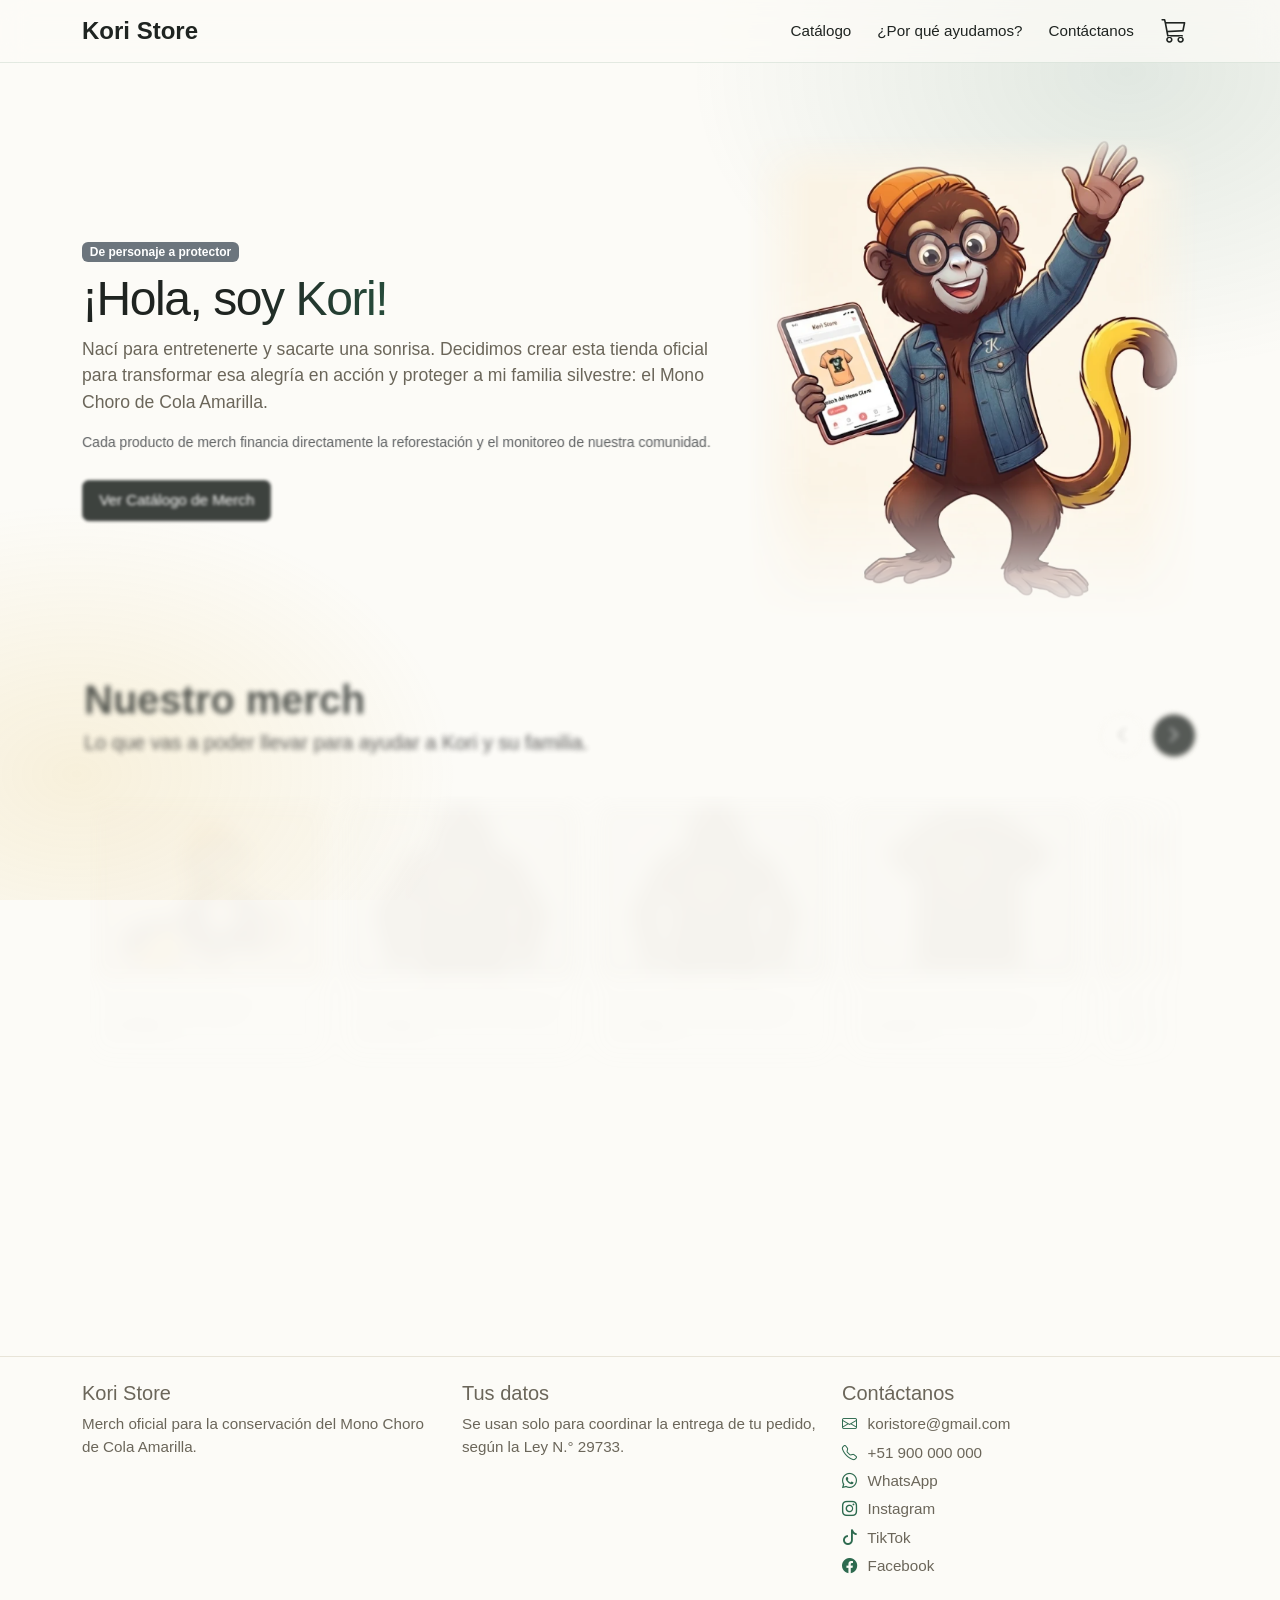
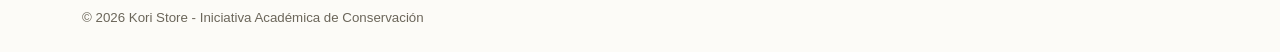
<file: index.html>
<!DOCTYPE html>
<html lang="es">
<head>
  <meta charset="UTF-8">
  <meta name="viewport" content="width=device-width, initial-scale=1">
  <title>Kori Store | Inicio</title>
  <!-- 1. Estilos de Bootstrap 5.3.8 -->
  <link rel="stylesheet"
    href="https://cdn.jsdelivr.net/npm/bootstrap@5.3.8/dist/css/bootstrap.min.css"
    integrity="sha384-sRIl4kxILFvY47J16cr9ZwB07vP4J8+LH7qKQnuqkuIAvNWLzeN8tE5YBujZqJLB"
    crossorigin="anonymous">
  <!-- 2. Estilos propios de la marca, siempre después -->
  <link rel="stylesheet" href="https://cdn.jsdelivr.net/npm/bootstrap-icons@1.11.3/font/bootstrap-icons.min.css">
  <link rel="stylesheet" href="STYLE/marca.css">
  <!-- 3. JavaScript de Bootstrap y el propio -->
  <script
    src="https://cdn.jsdelivr.net/npm/bootstrap@5.3.8/dist/js/bootstrap.bundle.min.js"
    integrity="sha384-FKyoEForCGlyvwx9Hj09JcYn3nv7wiPVlz7YYwJrWVcXK/BmnVDxM+D2scQbITxI"
    crossorigin="anonymous" defer></script>
  <script src="JSS/nav-carrito.js" defer></script>
  <script src="JSS/mezcla.js" defer></script>
  <script src="JSS/carrusel.js" defer></script>
</head>
<body class="home">
  <div class="aurora" aria-hidden="true"></div>
  <div class="barra-progreso" id="barra-progreso" aria-hidden="true"></div>

  <!-- Barra de navegación -->
  <nav class="navbar navbar-expand-md navbar-light border-bottom">
    <div class="container">
      <a class="navbar-brand fw-bold fs-4" href="index.html">Kori Store</a>
      <button class="navbar-toggler" type="button"
              data-bs-toggle="collapse" data-bs-target="#menu"
              aria-controls="menu" aria-expanded="false" aria-label="Abrir menú">
        <span class="navbar-toggler-icon"></span>
      </button>
      <div class="collapse navbar-collapse" id="menu">
        <ul class="navbar-nav ms-auto gap-2 py-2 py-md-0 align-items-md-center">
          <li class="nav-item"><a class="btn btn-ghost btn-sm" href="catalogo.html">Catálogo</a></li>
          <li class="nav-item"><a class="btn btn-ghost btn-sm" href="impacto.html">¿Por qué ayudamos?</a></li>
          <li class="nav-item"><a class="btn btn-ghost btn-sm" href="#contacto">Contáctanos</a></li>
          <li class="nav-item"><a class="btn btn-ghost btn-sm btn-carrito" href="carrito.html" aria-label="Carrito de compras" title="Carrito"><i class="bi bi-cart3" aria-hidden="true"></i><span class="carrito-contador" id="carrito-contador" hidden>0</span><span class="d-md-none ms-2">Carrito</span></a></li>
        </ul>
      </div>
    </div>
  </nav>

  <main class="container py-4">

    <!-- Portada: Historia de Kori (la imagen se difumina hacia la sección de abajo) -->
    <section class="py-4 py-md-5 hero hero-difuminado">
      <div class="row align-items-center g-4">
        <div class="col-md-7">
          <span class="badge bg-secondary mb-2 d-inline-block" data-mezcla="hero" data-i="0" data-velocidad="0.10">De personaje a protector</span>
          <h1 class="display-5 fw-semibold titulo-kori" data-mezcla="hero" data-i="1" data-velocidad="0.14">¡Hola, soy Kori!</h1>
          <p class="lead" data-mezcla="hero" data-i="2" data-velocidad="0.17">Nací para entretenerte y sacarte una sonrisa. Decidimos crear esta tienda oficial para transformar esa alegría en acción y proteger a mi familia silvestre:  <strong> el Mono Choro de Cola Amarilla</strong>.</p>
          <p class="text-body-secondary small mb-4" data-mezcla="hero" data-i="3" data-velocidad="0.20">Cada producto de merch financia directamente la reforestación y el monitoreo de nuestra comunidad.</p>
          <a class="btn btn-marca btn-lg" href="catalogo.html" data-mezcla="hero" data-i="4" data-velocidad="0.22">Ver Catálogo de Merch</a>
        </div>
        <div class="col-md-5 text-center" data-mezcla="hero" data-i="2" data-velocidad="0.06">
          <img src="IMG/KORI1.png" class="img-fluid hero-img-difuminada"
               alt="Kori, la cría de mono choro de cola amarilla">
        </div>
      </div>
    </section>

    <!-- Merch que vamos a vender (carrusel horizontal) -->
    <section id="merch" class="mb-5" aria-labelledby="titulo-merch">
      <div class="d-flex align-items-end justify-content-between gap-3 mb-3" data-mezcla data-i="0">
        <div>
          <h2 id="titulo-merch" class="display-6 fw-semibold mb-1">Nuestro merch</h2>
          <p class="lead mb-0">Lo que vas a poder llevar para ayudar a Kori y su familia.</p>
        </div>
        <div class="carrusel-flechas" role="group" aria-label="Recorrer el merch">
          <button type="button" class="btn btn-ghost carrusel-btn" id="carrusel-prev" aria-label="Ver merch anterior" aria-controls="carrusel-pista"><i class="bi bi-chevron-left" aria-hidden="true"></i></button>
          <button type="button" class="btn btn-marca carrusel-btn" id="carrusel-next" aria-label="Ver más merch" aria-controls="carrusel-pista"><i class="bi bi-chevron-right" aria-hidden="true"></i></button>
        </div>
      </div>
      <ul class="carrusel-pista list-unstyled mb-0" id="carrusel-pista" tabindex="0" aria-label="Merch de Kori Store" data-mezcla data-i="1">
          <li class="carrusel-item">
            <a class="card producto-mini h-100 text-decoration-none" href="producto-peluche.html" draggable="false">
              <img src="IMG/PELUCHE.png" class="card-img-top" alt="Peluche artesanal del mono choro" draggable="false">
              <div class="card-body">
                <h3 class="card-title h6 mb-1">Peluche Eco “Kori”</h3>
                <p class="card-text mb-0"><span class="precio">S/ 50.00</span></p>
              </div>
            </a>
          </li>
          <li class="carrusel-item">
            <a class="card producto-mini h-100 text-decoration-none" href="producto-polera-hombre.html" draggable="false">
              <img src="IMG/POLERA HOMBRE.png" class="card-img-top" alt="Polera oversize para hombre con ilustración del mono choro" draggable="false">
              <div class="card-body">
                <h3 class="card-title h6 mb-1">Polera Oversize (Hombre)</h3>
                <p class="card-text mb-0"><span class="precio">S/ 75.00</span></p>
              </div>
            </a>
          </li>
          <li class="carrusel-item">
            <a class="card producto-mini h-100 text-decoration-none" href="producto-polera-mujer.html" draggable="false">
              <img src="IMG/POLERA MUJER.png" class="card-img-top" alt="Polera oversize para mujer con ilustración del mono choro" draggable="false">
              <div class="card-body">
                <h3 class="card-title h6 mb-1">Polera Oversize (Mujer)</h3>
                <p class="card-text mb-0"><span class="precio">S/ 75.00</span></p>
              </div>
            </a>
          </li>
          <li class="carrusel-item">
            <a class="card producto-mini h-100 text-decoration-none" href="producto-polo-hombre.html" draggable="false">
              <img src="IMG/POLO HOMBRE.png" class="card-img-top" alt="Polo de algodón para hombre" draggable="false">
              <div class="card-body">
                <h3 class="card-title h6 mb-1">Polo Casual (Hombre)</h3>
                <p class="card-text mb-0"><span class="precio">S/ 45.00</span></p>
              </div>
            </a>
          </li>
          <li class="carrusel-item">
            <a class="card producto-mini h-100 text-decoration-none" href="producto-polo-mujer.html" draggable="false">
              <img src="IMG/POLO MUJER.png" class="card-img-top" alt="Polo de algodón para mujer" draggable="false">
              <div class="card-body">
                <h3 class="card-title h6 mb-1">Polo Casual (Mujer)</h3>
                <p class="card-text mb-0"><span class="precio">S/ 45.00</span></p>
              </div>
            </a>
          </li>
          <li class="carrusel-item">
            <a class="card producto-mini h-100 text-decoration-none" href="producto-gorra.html" draggable="false">
              <img src="IMG/GORRA.png" class="card-img-top" alt="Gorra con diseño sostenible" draggable="false">
              <div class="card-body">
                <h3 class="card-title h6 mb-1">Gorra Eco Kori</h3>
                <p class="card-text mb-0"><span class="precio">S/ 30.00</span></p>
              </div>
            </a>
          </li>
          <li class="carrusel-item">
            <a class="card producto-mini h-100 text-decoration-none" href="producto-taza.html" draggable="false">
              <img src="IMG/TAZA.png" class="card-img-top" alt="Taza de cerámica ecológica con un mono regando una planta" draggable="false">
              <div class="card-body">
                <h3 class="card-title h6 mb-1">Taza Eco Protect</h3>
                <p class="card-text mb-0"><span class="precio">S/ 25.00</span></p>
              </div>
            </a>
          </li>
      </ul>
    </section>

    <!-- Botón hacia el catálogo -->
    <section class="text-center py-4 mb-4" aria-labelledby="titulo-cta" data-mezcla>
      <h2 id="titulo-cta" class="h3">¿Listo para apoyar la causa?</h2>
      <p class="texto-suave">Elige tu merch y ayuda a proteger al Mono Choro de Cola Amarilla.</p>
      <a class="btn btn-marca btn-lg" href="catalogo.html">Ir al Catálogo</a>
    </section>
  </main>

  <!-- Pie de página -->
  <footer id="contacto" class="border-top py-4 mt-5">
    <div class="container">
      <div class="row g-4">
        <div class="col-md-4">
          <h2 class="h5">Kori Store</h2>
          <p class="texto-suave mb-0">Merch oficial para la conservación del Mono Choro de Cola Amarilla.</p>
        </div>
        <div class="col-md-4">
          <h2 class="h5">Tus datos</h2>
          <p class="texto-suave mb-0">Se usan solo para coordinar la entrega de tu pedido, según la Ley N.° 29733.</p>
        </div>
        <div class="col-md-4">
          <h2 class="h5">Contáctanos</h2>
          <ul class="list-unstyled texto-suave contacto-lista mb-0">
            <li><a href="mailto:koristore@gmail.com"><i class="bi bi-envelope" aria-hidden="true"></i> koristore@gmail.com</a></li>
            <li><a href="tel:+51900000000"><i class="bi bi-telephone" aria-hidden="true"></i> +51 900 000 000</a></li>
            <li><a href="https://wa.me/51900000000" target="_blank" rel="noopener"><i class="bi bi-whatsapp" aria-hidden="true"></i> WhatsApp</a></li>
            <li><a href="https://www.instagram.com/koristore" target="_blank" rel="noopener"><i class="bi bi-instagram" aria-hidden="true"></i> Instagram</a></li>
            <li><a href="https://www.tiktok.com/@koristore" target="_blank" rel="noopener"><i class="bi bi-tiktok" aria-hidden="true"></i> TikTok</a></li>
            <li><a href="https://www.facebook.com/koristore" target="_blank" rel="noopener"><i class="bi bi-facebook" aria-hidden="true"></i> Facebook</a></li>
          </ul>
        </div>
      </div>
      <p class="texto-suave small mt-4 mb-0">&copy; 2026 Kori Store - Iniciativa Académica de Conservación</p>
    </div>
  </footer>

</body>
</html>
</file>
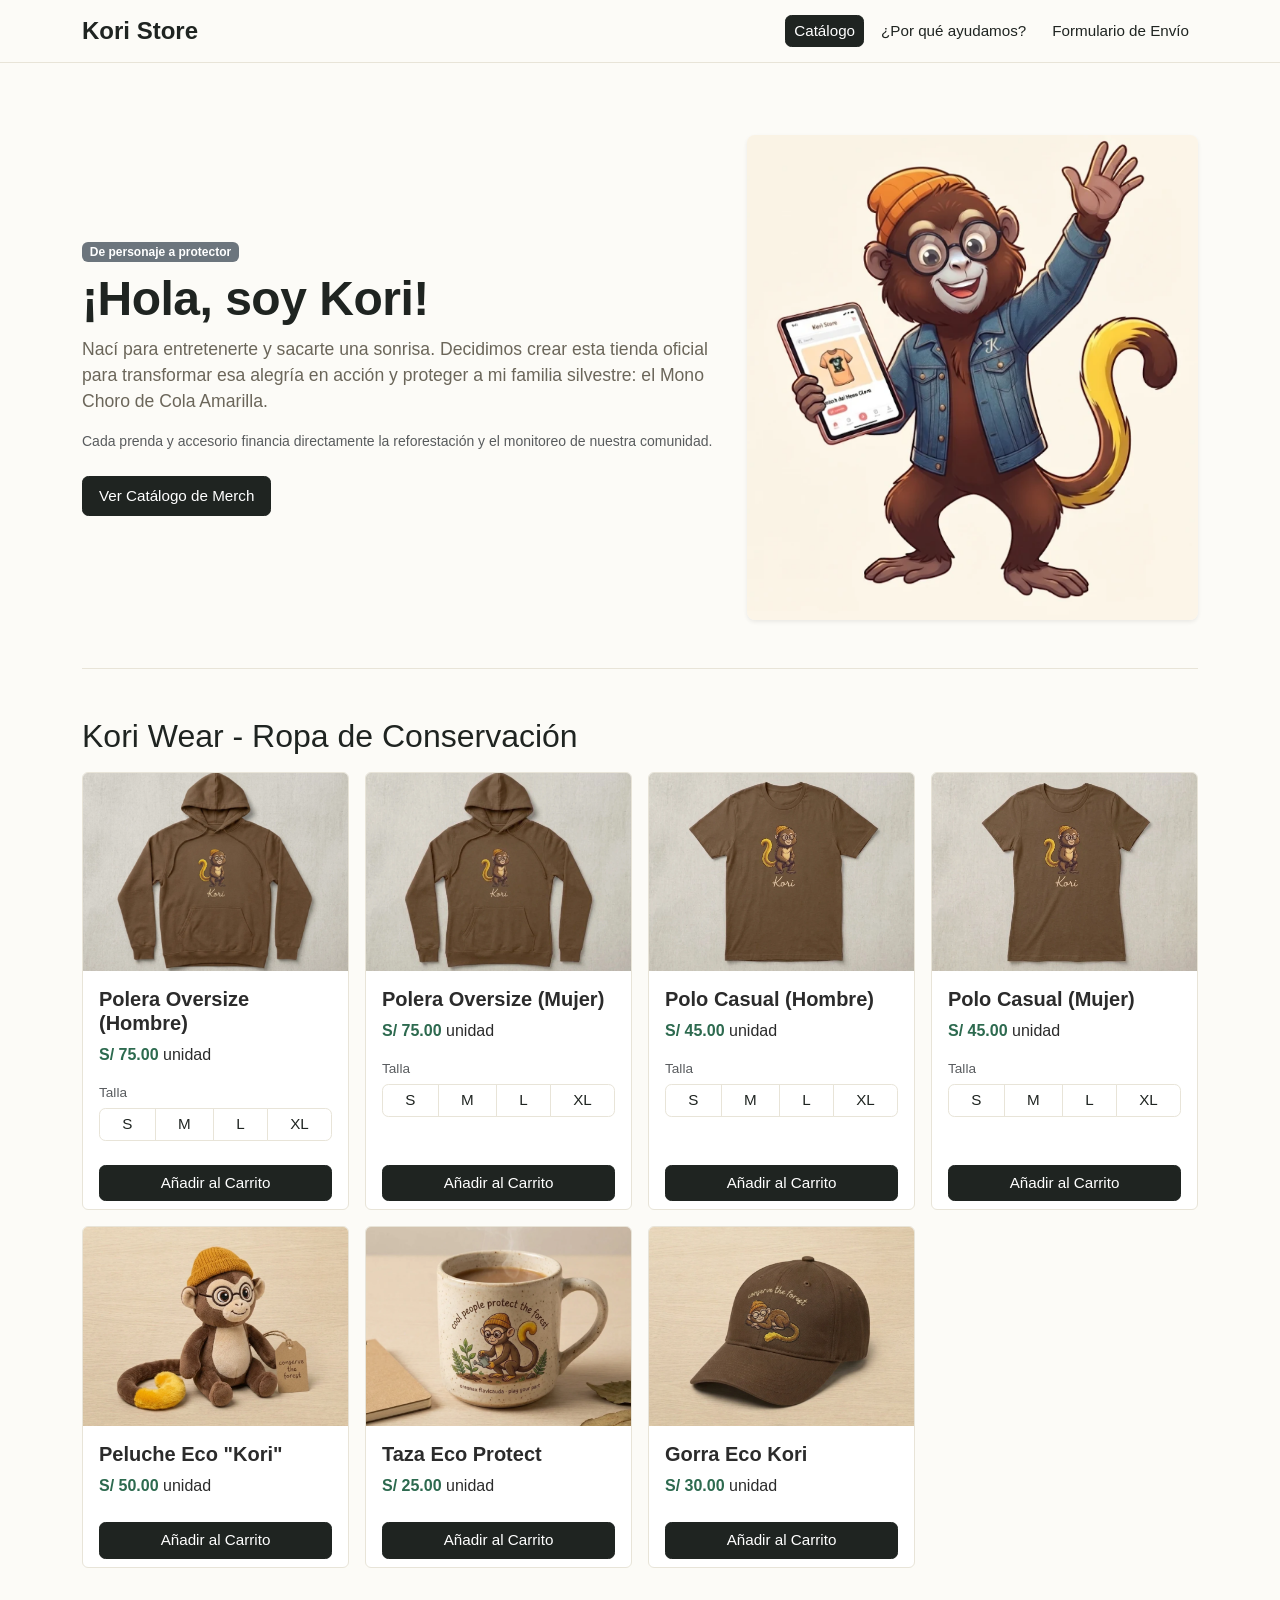
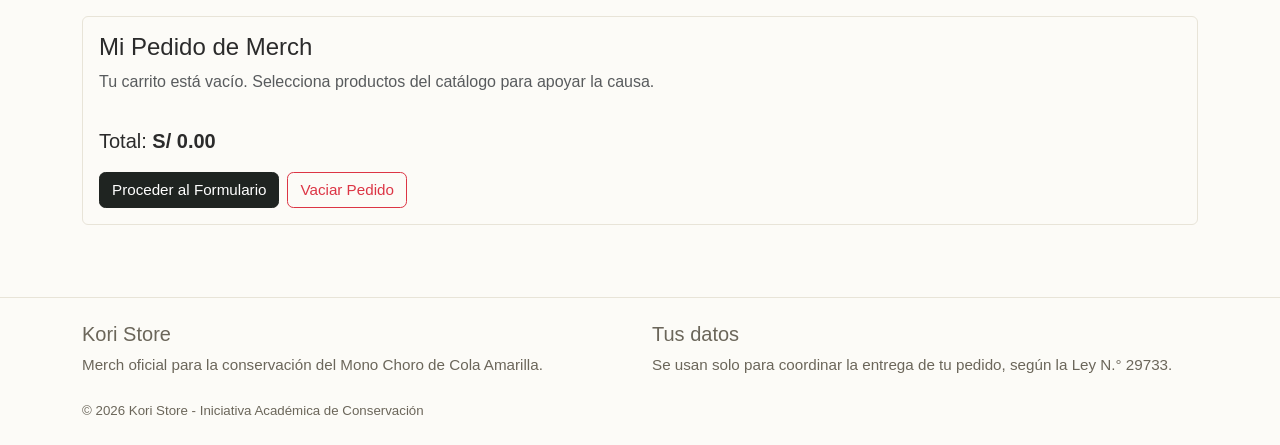
<file: KoriStore-main/index.html>
<!DOCTYPE html>
<html lang="es">
<head>
  <meta charset="UTF-8">
  <meta name="viewport" content="width=device-width, initial-scale=1">
  <!-- 1. Estilos de Bootstrap 5.3.8 -->
  <link rel="stylesheet"
    href="https://cdn.jsdelivr.net/npm/bootstrap@5.3.8/dist/css/bootstrap.min.css"
    integrity="sha384-sRIl4kxILFvY47J16cr9ZwB07vP4J8+LH7qKQnuqkuIAvNWLzeN8tE5YBujZqJLB"
    crossorigin="anonymous">
  <!-- 2. Estilos propios de la marca, siempre después -->
  <link rel="stylesheet" href="STYLE/marca.css">
  <!-- 3. JavaScript de Bootstrap y el propio -->
  <script
    src="https://cdn.jsdelivr.net/npm/bootstrap@5.3.8/dist/js/bootstrap.bundle.min.js"
    integrity="sha384-FKyoEForCGlyvwx9Hj09JcYn3nv7wiPVlz7YYwJrWVcXK/BmnVDxM+D2scQbITxI"
    crossorigin="anonymous" defer></script>
  <script src="JSS/pedidos.js" defer></script>
  <script src="JSS/vaciar.js" defer></script>
  <script src="JSS/imagenes.js" defer></script>
</head>
<body>

  <!-- Barra de navegación -->
  <nav class="navbar navbar-expand-md navbar-light border-bottom">
    <div class="container">
      <a class="navbar-brand fw-bold fs-4" href="index.html">Kori Store</a>
      <button class="navbar-toggler" type="button"
              data-bs-toggle="collapse" data-bs-target="#menu"
              aria-controls="menu" aria-expanded="false" aria-label="Abrir menú">
        <span class="navbar-toggler-icon"></span>
      </button>
      <div class="collapse navbar-collapse" id="menu">
        <ul class="navbar-nav ms-auto gap-2 py-2 py-md-0 align-items-md-center">
          <li class="nav-item"><a class="btn btn-marca btn-sm" aria-current="page" href="index.html">Catálogo</a></li>
          <li class="nav-item"><a class="btn btn-ghost btn-sm" href="impacto.html">¿Por qué ayudamos?</a></li>
          <li class="nav-item"><a class="btn btn-ghost btn-sm" href="pedidos.html">Formulario de Envío</a></li>
        </ul>
      </div>
    </div>
  </nav>

  <main class="container py-4">

    <!-- Portada Rediseñada: Historia de Kori y su Merch -->
    <section class="py-4 py-md-5 mb-5 border-bottom hero">
      <div class="row align-items-center g-4">
        <div class="col-md-7">
          <span class="badge bg-secondary mb-2">De personaje a protector</span>
          <h1 class="display-5 fw-semibold">¡Hola, soy Kori!</h1>
          <p class="lead">Nací para entretenerte y sacarte una sonrisa. Decidimos crear esta tienda oficial para transformar esa alegría en acción y proteger a mi familia silvestre:  <strong> el Mono Choro de Cola Amarilla</strong>.</p>
          <p class="text-body-secondary small mb-4">Cada prenda y accesorio financia directamente la reforestación y el monitoreo de nuestra comunidad.</p>
          <a class="btn btn-marca btn-lg" href="#productos">Ver Catálogo de Merch</a>
        </div>
        <div class="col-md-5 text-center">
          <img src="IMG/KORI1.png" class="img-fluid rounded-3 shadow-sm"
               alt="Kori, la cría de mono choro de cola amarilla">
        </div>
      </div>
    </section>

    <!-- Catálogo de Merch -->
    <section id="productos" class="mb-5" aria-labelledby="titulo-catalogo">
      <h2 id="titulo-catalogo" class="mb-3">Kori Wear - Ropa de Conservación</h2>
      <div class="catalogo row row-cols-1 row-cols-sm-2 row-cols-lg-4 g-3">

        <!-- Producto 1: Polera Hombre -->
        <div class="col">
          <article class="producto card h-100"
                   data-nombre="Polera Oversize Hombre Kori" data-precio="75.00">
            <img src="IMG/POLERA HOMBRE.png" class="card-img-top"
                 alt="Polera oversize para hombre con ilustración del mono choro">
            <div class="card-body">
              <h3 class="card-title h5">Polera Oversize (Hombre)</h3>
              <p class="card-text"><span class="precio">S/ 75.00</span> unidad</p>
              <fieldset class="tallas mt-3">
                <legend class="small text-body-secondary mb-1">Talla</legend>
                <div class="btn-group w-100" role="group" aria-label="Elige tu talla">
                  <input type="radio" class="btn-check" name="talla-polera-hombre" id="polera-hombre-S" value="S" autocomplete="off">
                  <label class="btn btn-talla btn-sm" for="polera-hombre-S">S</label>
                  <input type="radio" class="btn-check" name="talla-polera-hombre" id="polera-hombre-M" value="M" autocomplete="off">
                  <label class="btn btn-talla btn-sm" for="polera-hombre-M">M</label>
                  <input type="radio" class="btn-check" name="talla-polera-hombre" id="polera-hombre-L" value="L" autocomplete="off">
                  <label class="btn btn-talla btn-sm" for="polera-hombre-L">L</label>
                  <input type="radio" class="btn-check" name="talla-polera-hombre" id="polera-hombre-XL" value="XL" autocomplete="off">
                  <label class="btn btn-talla btn-sm" for="polera-hombre-XL">XL</label>
                </div>
                <span class="error-msg error-talla" aria-live="polite"></span>
              </fieldset>
            </div>
            <div class="card-footer bg-transparent border-0">
              <button type="button" class="btn btn-marca w-100 btn-anadir">Añadir al Carrito</button>
            </div>
          </article>
        </div>

        <!-- Producto 2: Polera Mujer -->
        <div class="col">
          <article class="producto card h-100"
                   data-nombre="Polera Oversize Mujer Kori" data-precio="75.00">
            <img src="IMG/POLERA MUJER.png" class="card-img-top"
                 alt="Polera oversize para mujer con ilustración del mono choro">
            <div class="card-body">
              <h3 class="card-title h5">Polera Oversize (Mujer)</h3>
              <p class="card-text"><span class="precio">S/ 75.00</span> unidad</p>
              <fieldset class="tallas mt-3">
                <legend class="small text-body-secondary mb-1">Talla</legend>
                <div class="btn-group w-100" role="group" aria-label="Elige tu talla">
                  <input type="radio" class="btn-check" name="talla-polera-mujer" id="polera-mujer-S" value="S" autocomplete="off">
                  <label class="btn btn-talla btn-sm" for="polera-mujer-S">S</label>
                  <input type="radio" class="btn-check" name="talla-polera-mujer" id="polera-mujer-M" value="M" autocomplete="off">
                  <label class="btn btn-talla btn-sm" for="polera-mujer-M">M</label>
                  <input type="radio" class="btn-check" name="talla-polera-mujer" id="polera-mujer-L" value="L" autocomplete="off">
                  <label class="btn btn-talla btn-sm" for="polera-mujer-L">L</label>
                  <input type="radio" class="btn-check" name="talla-polera-mujer" id="polera-mujer-XL" value="XL" autocomplete="off">
                  <label class="btn btn-talla btn-sm" for="polera-mujer-XL">XL</label>
                </div>
                <span class="error-msg error-talla" aria-live="polite"></span>
              </fieldset>
            </div>
            <div class="card-footer bg-transparent border-0">
              <button type="button" class="btn btn-marca w-100 btn-anadir">Añadir al Carrito</button>
            </div>
          </article>
        </div>

        <!-- Producto 3: Polo Hombre -->
        <div class="col">
          <article class="producto card h-100"
                   data-nombre="Polo Casual Hombre Kori" data-precio="45.00">
            <img src="IMG/POLO HOMBRE.png" class="card-img-top"
                 alt="Polo de algodón para hombre">
            <div class="card-body">
              <h3 class="card-title h5">Polo Casual (Hombre)</h3>
              <p class="card-text"><span class="precio">S/ 45.00</span> unidad</p>
              <fieldset class="tallas mt-3">
                <legend class="small text-body-secondary mb-1">Talla</legend>
                <div class="btn-group w-100" role="group" aria-label="Elige tu talla">
                  <input type="radio" class="btn-check" name="talla-polo-hombre" id="polo-hombre-S" value="S" autocomplete="off">
                  <label class="btn btn-talla btn-sm" for="polo-hombre-S">S</label>
                  <input type="radio" class="btn-check" name="talla-polo-hombre" id="polo-hombre-M" value="M" autocomplete="off">
                  <label class="btn btn-talla btn-sm" for="polo-hombre-M">M</label>
                  <input type="radio" class="btn-check" name="talla-polo-hombre" id="polo-hombre-L" value="L" autocomplete="off">
                  <label class="btn btn-talla btn-sm" for="polo-hombre-L">L</label>
                  <input type="radio" class="btn-check" name="talla-polo-hombre" id="polo-hombre-XL" value="XL" autocomplete="off">
                  <label class="btn btn-talla btn-sm" for="polo-hombre-XL">XL</label>
                </div>
                <span class="error-msg error-talla" aria-live="polite"></span>
              </fieldset>
            </div>
            <div class="card-footer bg-transparent border-0">
              <button type="button" class="btn btn-marca w-100 btn-anadir">Añadir al Carrito</button>
            </div>
          </article>
        </div>

        <!-- Producto 4: Polo Mujer -->
        <div class="col">
          <article class="producto card h-100"
                   data-nombre="Polo Casual Mujer Kori" data-precio="45.00">
            <img src="IMG/POLO MUJER.png" class="card-img-top"
                 alt="Polo de algodón para mujer">
            <div class="card-body">
              <h3 class="card-title h5">Polo Casual (Mujer)</h3>
              <p class="card-text"><span class="precio">S/ 45.00</span> unidad</p>
              <fieldset class="tallas mt-3">
                <legend class="small text-body-secondary mb-1">Talla</legend>
                <div class="btn-group w-100" role="group" aria-label="Elige tu talla">
                  <input type="radio" class="btn-check" name="talla-polo-mujer" id="polo-mujer-S" value="S" autocomplete="off">
                  <label class="btn btn-talla btn-sm" for="polo-mujer-S">S</label>
                  <input type="radio" class="btn-check" name="talla-polo-mujer" id="polo-mujer-M" value="M" autocomplete="off">
                  <label class="btn btn-talla btn-sm" for="polo-mujer-M">M</label>
                  <input type="radio" class="btn-check" name="talla-polo-mujer" id="polo-mujer-L" value="L" autocomplete="off">
                  <label class="btn btn-talla btn-sm" for="polo-mujer-L">L</label>
                  <input type="radio" class="btn-check" name="talla-polo-mujer" id="polo-mujer-XL" value="XL" autocomplete="off">
                  <label class="btn btn-talla btn-sm" for="polo-mujer-XL">XL</label>
                </div>
                <span class="error-msg error-talla" aria-live="polite"></span>
              </fieldset>
            </div>
            <div class="card-footer bg-transparent border-0">
              <button type="button" class="btn btn-marca w-100 btn-anadir">Añadir al Carrito</button>
            </div>
          </article>
        </div>

        <!-- Producto 5: Peluche Eco -->
        <div class="col">
          <article class="producto card h-100"
                   data-nombre="Peluche Eco Kori" data-precio="50.00">
            <img src="IMG/PELUCHE.png" class="card-img-top"
                 alt="Peluche artesanal del mono choro">
            <div class="card-body">
              <h3 class="card-title h5">Peluche Eco "Kori"</h3>
              <p class="card-text"><span class="precio">S/ 50.00</span> unidad</p>
            </div>
            <div class="card-footer bg-transparent border-0">
              <button type="button" class="btn btn-marca w-100 btn-anadir">Añadir al Carrito</button>
            </div>
          </article>
        </div>

        <!-- Producto 6: Taza Eco Protect -->
        <div class="col">
          <article class="producto card h-100"
                   data-nombre="Taza Eco Protect" data-precio="25.00">
            <img src="IMG/TAZA.png" class="card-img-top"
                 alt="Taza de cerámica ecológica con un mono regando una planta">
            <div class="card-body">
              <h3 class="card-title h5">Taza Eco Protect</h3>
              <p class="card-text"><span class="precio">S/ 25.00</span> unidad</p>
            </div>
            <div class="card-footer bg-transparent border-0">
              <button type="button" class="btn btn-marca w-100 btn-anadir">Añadir al Carrito</button>
            </div>
          </article>
        </div>

        <!-- Producto 7: Gorra Kori -->
        <div class="col">
          <article class="producto card h-100"
                   data-nombre="Gorra Kori" data-precio="30.00">
            <img src="IMG/GORRA.png" class="card-img-top"
                 alt="Gorra con diseño sostenible">
            <div class="card-body">
              <h3 class="card-title h5">Gorra Eco Kori</h3>
              <p class="card-text"><span class="precio">S/ 30.00</span> unidad</p>
            </div>
            <div class="card-footer bg-transparent border-0">
              <button type="button" class="btn btn-marca w-100 btn-anadir">Añadir al Carrito</button>
            </div>
          </article>
        </div>

      </div>
    </section>

    <!-- Carrito de Compras -->
    <section id="mi-pedido" class="card p-3" aria-labelledby="titulo-pedido">
      <h2 id="titulo-pedido" class="h4" tabindex="-1">Mi Pedido de Merch</h2>
      <p id="pedido-vacio" class="text-body-secondary">
        Tu carrito está vacío. Selecciona productos del catálogo para apoyar la causa.</p>
      <ul id="lista-pedido" class="list-unstyled mb-3"></ul>
      <p class="fs-5 total">Total: <strong id="total">S/ 0.00</strong></p>
      <div class="d-flex flex-wrap gap-2">
        <a href="pedidos.html" class="btn btn-marca">Proceder al Formulario</a>
        <button type="button" class="btn btn-outline-danger"
                data-bs-toggle="modal" data-bs-target="#modalVaciar">Vaciar Pedido</button>
      </div>
      <p id="aviso" class="visually-hidden" role="status"></p>
    </section>
  </main>

  <!-- Modal de confirmación para vaciar el pedido -->
  <div class="modal fade" id="modalVaciar" tabindex="-1"
       aria-labelledby="modalVaciarTitulo" aria-hidden="true">
    <div class="modal-dialog modal-dialog-centered">
      <div class="modal-content">
        <div class="modal-header">
          <h2 class="modal-title fs-5" id="modalVaciarTitulo">¿Vaciar tu pedido?</h2>
          <button type="button" class="btn-close" data-bs-dismiss="modal"
                  aria-label="Cerrar"></button>
        </div>
        <div class="modal-body">
          Se quitarán todos los productos. Esta acción no se puede deshacer.
        </div>
        <div class="modal-footer">
          <button type="button" class="btn btn-outline-secondary"
                  data-bs-dismiss="modal">Cancelar</button>
          <button type="button" class="btn btn-danger" id="confirmarVaciar"
                  data-bs-dismiss="modal">Sí, vaciar</button>
        </div>
      </div>
    </div>
  </div>

  <!-- Pie de página en tres columnas -->
  <footer class="border-top py-4 mt-5">
    <div class="container">
      <div class="row g-4">
        <div class="col-md-6">
          <h2 class="h5">Kori Store</h2>
          <p class="texto-suave mb-0">Merch oficial para la conservación del Mono Choro de Cola Amarilla.</p>
        </div>
        <div class="col-md-6">
          <h2 class="h5">Tus datos</h2>
          <p class="texto-suave mb-0">Se usan solo para coordinar la entrega de tu pedido, según la Ley N.° 29733.</p>
        </div>
      </div>
      <p class="texto-suave small mt-4 mb-0">&copy; 2026 Kori Store - Iniciativa Académica de Conservación</p>
    </div>
  </footer>

</body>
</html>
</file>
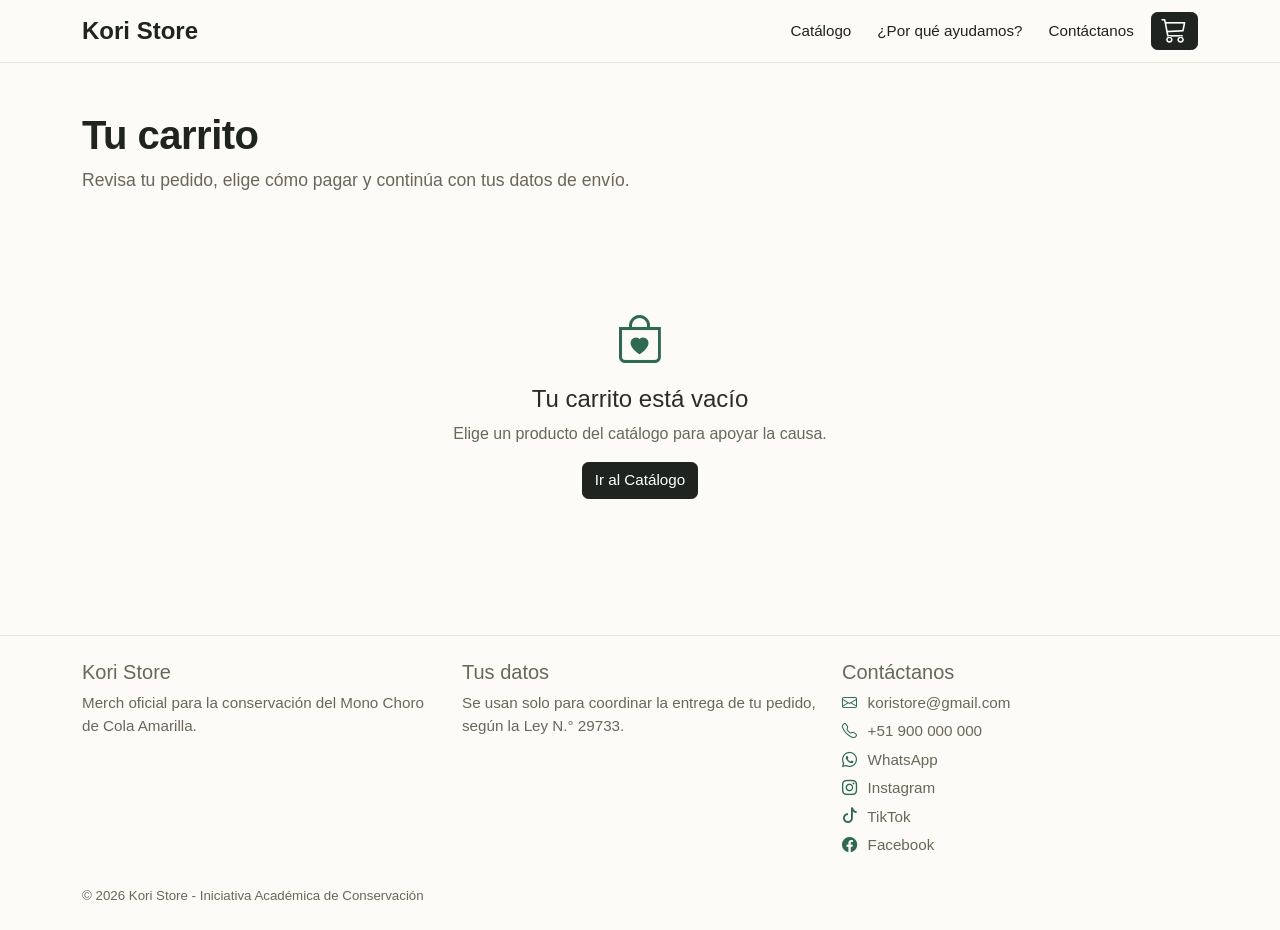
<file: carrito.html>
<!DOCTYPE html>
<html lang="es">
<head>
  <meta charset="UTF-8">
  <meta name="viewport" content="width=device-width, initial-scale=1">
  <title>Kori Store | Carrito</title>
  <!-- 1. Estilos de Bootstrap 5.3.8 -->
  <link rel="stylesheet"
    href="https://cdn.jsdelivr.net/npm/bootstrap@5.3.8/dist/css/bootstrap.min.css"
    integrity="sha384-sRIl4kxILFvY47J16cr9ZwB07vP4J8+LH7qKQnuqkuIAvNWLzeN8tE5YBujZqJLB"
    crossorigin="anonymous">
  <!-- 2. Estilos propios de la marca, siempre después -->
  <link rel="stylesheet" href="https://cdn.jsdelivr.net/npm/bootstrap-icons@1.11.3/font/bootstrap-icons.min.css">
  <link rel="stylesheet" href="STYLE/marca.css">
  <!-- 3. JavaScript de Bootstrap y el propio -->
  <script
    src="https://cdn.jsdelivr.net/npm/bootstrap@5.3.8/dist/js/bootstrap.bundle.min.js"
    integrity="sha384-FKyoEForCGlyvwx9Hj09JcYn3nv7wiPVlz7YYwJrWVcXK/BmnVDxM+D2scQbITxI"
    crossorigin="anonymous" defer></script>
  <script src="JSS/nav-carrito.js" defer></script>
  <script src="JSS/carrito.js" defer></script>
</head>

<body>

  <!-- Barra de navegación -->
  <nav class="navbar navbar-expand-md navbar-light border-bottom">
    <div class="container">
      <a class="navbar-brand fw-bold fs-4" href="index.html">Kori Store</a>
      <button class="navbar-toggler" type="button"
              data-bs-toggle="collapse" data-bs-target="#menu"
              aria-controls="menu" aria-expanded="false" aria-label="Abrir menú">
        <span class="navbar-toggler-icon"></span>
      </button>
      <div class="collapse navbar-collapse" id="menu">
        <ul class="navbar-nav ms-auto gap-2 py-2 py-md-0 align-items-md-center">
          <li class="nav-item"><a class="btn btn-ghost btn-sm" href="catalogo.html">Catálogo</a></li>
          <li class="nav-item"><a class="btn btn-ghost btn-sm" href="impacto.html">¿Por qué ayudamos?</a></li>
          <li class="nav-item"><a class="btn btn-ghost btn-sm" href="#contacto">Contáctanos</a></li>
          <li class="nav-item"><a class="btn btn-marca btn-sm btn-carrito" aria-current="page" href="carrito.html" aria-label="Carrito de compras" title="Carrito"><i class="bi bi-cart3" aria-hidden="true"></i><span class="carrito-contador" id="carrito-contador" hidden>0</span><span class="d-md-none ms-2">Carrito</span></a></li>
        </ul>
      </div>
    </div>
  </nav>

  <main class="container py-4">

    <section class="py-4 mb-4 hero" aria-labelledby="titulo-carrito">
      <h1 id="titulo-carrito" class="display-6 fw-semibold">Tu carrito</h1>
      <p class="lead mb-0">Revisa tu pedido, elige cómo pagar y continúa con tus datos de envío.</p>
    </section>

    <!-- Carrito vacío -->
    <section id="carrito-vacio" class="vacio-carrito text-center d-none" aria-live="polite">
      <i class="bi bi-bag-heart vacio-icono" aria-hidden="true"></i>
      <h2 class="h4">Tu carrito está vacío</h2>
      <p class="texto-suave">Elige un producto del catálogo para apoyar la causa.</p>
      <a class="btn btn-marca" href="catalogo.html">Ir al Catálogo</a>
    </section>

    <div id="carrito-contenido" class="row g-4 d-none">

      <!-- Productos -->
      <div class="col-lg-7">
        <div class="card p-3 p-md-4 panel-carrito">
          <div class="d-flex justify-content-between align-items-center mb-2">
            <h2 class="h5 mb-0">Productos <span id="resumen-unidades" class="texto-suave fw-normal ms-1"></span></h2>
            <button type="button" id="btn-vaciar" class="btn btn-ghost btn-sm"
                    data-bs-toggle="modal" data-bs-target="#modalVaciar">
              <i class="bi bi-x-circle" aria-hidden="true"></i> Vaciar
            </button>
          </div>
          <ul id="lista-carrito" class="list-unstyled mb-0"></ul>
          <a class="enlace-seguir" href="catalogo.html"><i class="bi bi-arrow-left" aria-hidden="true"></i> Seguir comprando</a>
        </div>
      </div>

      <!-- Resumen y pago -->
      <div class="col-lg-5">
        <div class="card p-3 p-md-4 panel-carrito panel-fijo">

          <h2 class="h5">Método de pago</h2>
          <div class="pago-grupo" role="radiogroup" aria-label="Método de pago">
            <label class="pago-opcion">
              <input type="radio" name="pago" value="yape">
              <span class="pago-caja"><i class="bi bi-phone" aria-hidden="true"></i>
                <span><strong>Yape / Plin</strong><small>Desde tu celular</small></span></span>
            </label>
            <label class="pago-opcion">
              <input type="radio" name="pago" value="transferencia">
              <span class="pago-caja"><i class="bi bi-bank" aria-hidden="true"></i>
                <span><strong>Transferencia bancaria</strong><small>Con número de operación</small></span></span>
            </label>
            <label class="pago-opcion">
              <input type="radio" name="pago" value="efectivo">
              <span class="pago-caja"><i class="bi bi-cash-coin" aria-hidden="true"></i>
                <span><strong>Efectivo contra entrega</strong><small>Pagas al recibir</small></span></span>
            </label>
          </div>
          <p id="detalle-pago" class="detalle-pago" role="status"></p>

          <hr class="my-3">

          <div class="d-flex justify-content-between align-items-baseline">
            <span>Total</span>
            <strong id="resumen-total" class="total-grande">S/ 0.00</strong>
          </div>

          <!-- Tu compra también protege al mono: reparto de los fondos -->
          <div class="impacto-mini" aria-labelledby="titulo-impacto-mini">
            <p id="titulo-impacto-mini" class="small texto-suave mb-2">Tu compra se reparte así:</p>
            <div class="impacto-barra" aria-hidden="true"><span class="b1"></span><span class="b2"></span><span class="b3"></span></div>
            <ul class="impacto-leyenda list-unstyled small mb-0">
              <li><i class="punto p1"></i> Reforestación <strong id="impacto-reforestacion">S/ 0.00</strong></li>
              <li><i class="punto p2"></i> Comunidades locales <strong id="impacto-comunidades">S/ 0.00</strong></li>
              <li><i class="punto p3"></i> Monitoreo y protección <strong id="impacto-monitoreo">S/ 0.00</strong></li>
            </ul>
          </div>

          <button type="button" id="btn-continuar" class="btn btn-marca w-100 mt-4">
            Continuar con los datos de envío <i class="bi bi-arrow-right" aria-hidden="true"></i>
          </button>
          <p id="error-continuar" class="error-msg mt-2 mb-0" role="alert"></p>
        </div>
      </div>
    </div>

    <p id="aviso-carrito" class="visually-hidden" role="status"></p>
  </main>

  <!-- Modal de confirmación para vaciar el carrito -->
  <div class="modal fade" id="modalVaciar" tabindex="-1"
       aria-labelledby="modalVaciarTitulo" aria-hidden="true">
    <div class="modal-dialog modal-dialog-centered">
      <div class="modal-content">
        <div class="modal-header">
          <h2 class="modal-title fs-5" id="modalVaciarTitulo">¿Vaciar tu carrito?</h2>
          <button type="button" class="btn-close" data-bs-dismiss="modal" aria-label="Cerrar"></button>
        </div>
        <div class="modal-body">Se quitarán todos los productos. Esta acción no se puede deshacer.</div>
        <div class="modal-footer">
          <button type="button" class="btn btn-outline-secondary" data-bs-dismiss="modal">Cancelar</button>
          <button type="button" class="btn btn-danger" id="confirmarVaciar" data-bs-dismiss="modal">Sí, vaciar</button>
        </div>
      </div>
    </div>
  </div>

  <!-- Pie de página -->
  <footer id="contacto" class="border-top py-4 mt-5">
    <div class="container">
      <div class="row g-4">
        <div class="col-md-4">
          <h2 class="h5">Kori Store</h2>
          <p class="texto-suave mb-0">Merch oficial para la conservación del Mono Choro de Cola Amarilla.</p>
        </div>
        <div class="col-md-4">
          <h2 class="h5">Tus datos</h2>
          <p class="texto-suave mb-0">Se usan solo para coordinar la entrega de tu pedido, según la Ley N.° 29733.</p>
        </div>
        <div class="col-md-4">
          <h2 class="h5">Contáctanos</h2>
          <ul class="list-unstyled texto-suave contacto-lista mb-0">
            <li><a href="mailto:koristore@gmail.com"><i class="bi bi-envelope" aria-hidden="true"></i> koristore@gmail.com</a></li>
            <li><a href="tel:+51900000000"><i class="bi bi-telephone" aria-hidden="true"></i> +51 900 000 000</a></li>
            <li><a href="https://wa.me/51900000000" target="_blank" rel="noopener"><i class="bi bi-whatsapp" aria-hidden="true"></i> WhatsApp</a></li>
            <li><a href="https://www.instagram.com/koristore" target="_blank" rel="noopener"><i class="bi bi-instagram" aria-hidden="true"></i> Instagram</a></li>
            <li><a href="https://www.tiktok.com/@koristore" target="_blank" rel="noopener"><i class="bi bi-tiktok" aria-hidden="true"></i> TikTok</a></li>
            <li><a href="https://www.facebook.com/koristore" target="_blank" rel="noopener"><i class="bi bi-facebook" aria-hidden="true"></i> Facebook</a></li>
          </ul>
        </div>
      </div>
      <p class="texto-suave small mt-4 mb-0">&copy; 2026 Kori Store - Iniciativa Académica de Conservación</p>
    </div>
  </footer>

</body>
</html>
</file>
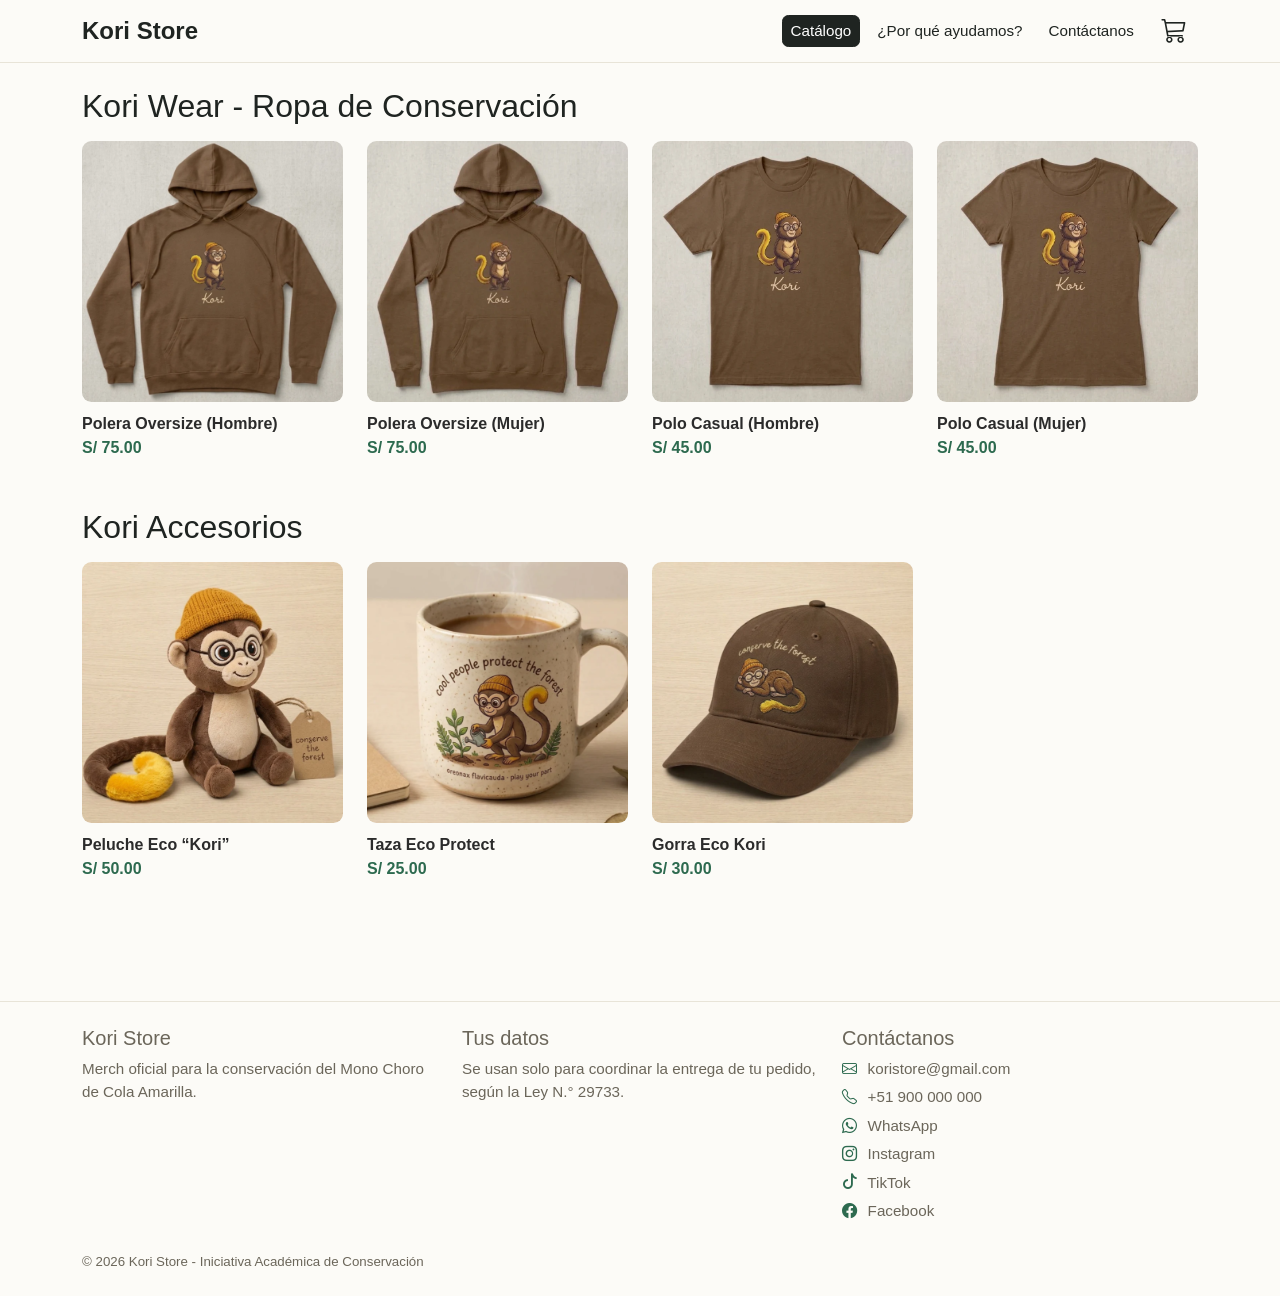
<file: catalogo.html>
<!DOCTYPE html>
<html lang="es">
<head>
  <meta charset="UTF-8">
  <meta name="viewport" content="width=device-width, initial-scale=1">
  <title>Kori Store | Catálogo</title>
  <!-- 1. Estilos de Bootstrap 5.3.8 -->
  <link rel="stylesheet"
    href="https://cdn.jsdelivr.net/npm/bootstrap@5.3.8/dist/css/bootstrap.min.css"
    integrity="sha384-sRIl4kxILFvY47J16cr9ZwB07vP4J8+LH7qKQnuqkuIAvNWLzeN8tE5YBujZqJLB"
    crossorigin="anonymous">
  <!-- 2. Estilos propios de la marca, siempre después -->
  <link rel="stylesheet" href="https://cdn.jsdelivr.net/npm/bootstrap-icons@1.11.3/font/bootstrap-icons.min.css">
  <link rel="stylesheet" href="STYLE/marca.css">
  <!-- 3. JavaScript de Bootstrap y el propio -->
  <script
    src="https://cdn.jsdelivr.net/npm/bootstrap@5.3.8/dist/js/bootstrap.bundle.min.js"
    integrity="sha384-FKyoEForCGlyvwx9Hj09JcYn3nv7wiPVlz7YYwJrWVcXK/BmnVDxM+D2scQbITxI"
    crossorigin="anonymous" defer></script>
  <script src="JSS/imagenes.js" defer></script>
  <script src="JSS/nav-carrito.js" defer></script>
</head>
<body>

  <!-- Barra de navegación -->
  <nav class="navbar navbar-expand-md navbar-light border-bottom">
    <div class="container">
      <a class="navbar-brand fw-bold fs-4" href="index.html">Kori Store</a>
      <button class="navbar-toggler" type="button"
              data-bs-toggle="collapse" data-bs-target="#menu"
              aria-controls="menu" aria-expanded="false" aria-label="Abrir menú">
        <span class="navbar-toggler-icon"></span>
      </button>
      <div class="collapse navbar-collapse" id="menu">
        <ul class="navbar-nav ms-auto gap-2 py-2 py-md-0 align-items-md-center">
          <li class="nav-item"><a class="btn btn-marca btn-sm" aria-current="page" href="catalogo.html">Catálogo</a></li>
          <li class="nav-item"><a class="btn btn-ghost btn-sm" href="impacto.html">¿Por qué ayudamos?</a></li>
          <li class="nav-item"><a class="btn btn-ghost btn-sm" href="#contacto">Contáctanos</a></li>
          <li class="nav-item"><a class="btn btn-ghost btn-sm btn-carrito" href="carrito.html" aria-label="Carrito de compras" title="Carrito"><i class="bi bi-cart3" aria-hidden="true"></i><span class="carrito-contador" id="carrito-contador" hidden>0</span><span class="d-md-none ms-2">Carrito</span></a></li>
        </ul>
      </div>
    </div>
  </nav>

  <main class="container py-4">

    <!-- Catálogo de Ropa -->
    <section id="ropa" class="mb-5" aria-labelledby="titulo-ropa">
      <h2 id="titulo-ropa" class="mb-3">Kori Wear - Ropa de Conservación</h2>
      <div class="catalogo row row-cols-2 row-cols-lg-4 g-3 g-md-4">

        <div class="col">
          <a class="producto-tienda" href="producto-polera-hombre.html">
            <div class="producto-tienda-foto">
              <img src="IMG/POLERA HOMBRE.png" class="card-img-top" alt="Polera oversize para hombre con ilustración del mono choro">
            </div>
            <h3 class="producto-tienda-nombre h6">Polera Oversize (Hombre)</h3>
            <p class="producto-tienda-precio"><span class="precio">S/ 75.00</span></p>
          </a>
        </div>

        <div class="col">
          <a class="producto-tienda" href="producto-polera-mujer.html">
            <div class="producto-tienda-foto">
              <img src="IMG/POLERA MUJER.png" class="card-img-top" alt="Polera oversize para mujer con ilustración del mono choro">
            </div>
            <h3 class="producto-tienda-nombre h6">Polera Oversize (Mujer)</h3>
            <p class="producto-tienda-precio"><span class="precio">S/ 75.00</span></p>
          </a>
        </div>

        <div class="col">
          <a class="producto-tienda" href="producto-polo-hombre.html">
            <div class="producto-tienda-foto">
              <img src="IMG/POLO HOMBRE.png" class="card-img-top" alt="Polo de algodón para hombre">
            </div>
            <h3 class="producto-tienda-nombre h6">Polo Casual (Hombre)</h3>
            <p class="producto-tienda-precio"><span class="precio">S/ 45.00</span></p>
          </a>
        </div>

        <div class="col">
          <a class="producto-tienda" href="producto-polo-mujer.html">
            <div class="producto-tienda-foto">
              <img src="IMG/POLO MUJER.png" class="card-img-top" alt="Polo de algodón para mujer">
            </div>
            <h3 class="producto-tienda-nombre h6">Polo Casual (Mujer)</h3>
            <p class="producto-tienda-precio"><span class="precio">S/ 45.00</span></p>
          </a>
        </div>

      </div>
    </section>

    <!-- Catálogo de Accesorios -->
    <section id="accesorios" class="mb-5" aria-labelledby="titulo-accesorios">
      <h2 id="titulo-accesorios" class="mb-3">Kori Accesorios</h2>
      <div class="catalogo row row-cols-2 row-cols-lg-4 g-3 g-md-4">

        <div class="col">
          <a class="producto-tienda" href="producto-peluche.html">
            <div class="producto-tienda-foto">
              <img src="IMG/PELUCHE.png" class="card-img-top" alt="Peluche artesanal del mono choro">
            </div>
            <h3 class="producto-tienda-nombre h6">Peluche Eco “Kori”</h3>
            <p class="producto-tienda-precio"><span class="precio">S/ 50.00</span></p>
          </a>
        </div>

        <div class="col">
          <a class="producto-tienda" href="producto-taza.html">
            <div class="producto-tienda-foto">
              <img src="IMG/TAZA.png" class="card-img-top" alt="Taza de cerámica ecológica con un mono regando una planta">
            </div>
            <h3 class="producto-tienda-nombre h6">Taza Eco Protect</h3>
            <p class="producto-tienda-precio"><span class="precio">S/ 25.00</span></p>
          </a>
        </div>

        <div class="col">
          <a class="producto-tienda" href="producto-gorra.html">
            <div class="producto-tienda-foto">
              <img src="IMG/GORRA.png" class="card-img-top" alt="Gorra con diseño sostenible">
            </div>
            <h3 class="producto-tienda-nombre h6">Gorra Eco Kori</h3>
            <p class="producto-tienda-precio"><span class="precio">S/ 30.00</span></p>
          </a>
        </div>
      </div>
    </section>

  </main>

  <!-- Pie de página -->
  <footer id="contacto" class="border-top py-4 mt-5">
    <div class="container">
      <div class="row g-4">
        <div class="col-md-4">
          <h2 class="h5">Kori Store</h2>
          <p class="texto-suave mb-0">Merch oficial para la conservación del Mono Choro de Cola Amarilla.</p>
        </div>
        <div class="col-md-4">
          <h2 class="h5">Tus datos</h2>
          <p class="texto-suave mb-0">Se usan solo para coordinar la entrega de tu pedido, según la Ley N.° 29733.</p>
        </div>
        <div class="col-md-4">
          <h2 class="h5">Contáctanos</h2>
          <ul class="list-unstyled texto-suave contacto-lista mb-0">
            <li><a href="mailto:koristore@gmail.com"><i class="bi bi-envelope" aria-hidden="true"></i> koristore@gmail.com</a></li>
            <li><a href="tel:+51900000000"><i class="bi bi-telephone" aria-hidden="true"></i> +51 900 000 000</a></li>
            <li><a href="https://wa.me/51900000000" target="_blank" rel="noopener"><i class="bi bi-whatsapp" aria-hidden="true"></i> WhatsApp</a></li>
            <li><a href="https://www.instagram.com/koristore" target="_blank" rel="noopener"><i class="bi bi-instagram" aria-hidden="true"></i> Instagram</a></li>
            <li><a href="https://www.tiktok.com/@koristore" target="_blank" rel="noopener"><i class="bi bi-tiktok" aria-hidden="true"></i> TikTok</a></li>
            <li><a href="https://www.facebook.com/koristore" target="_blank" rel="noopener"><i class="bi bi-facebook" aria-hidden="true"></i> Facebook</a></li>
          </ul>
        </div>
      </div>
      <p class="texto-suave small mt-4 mb-0">&copy; 2026 Kori Store - Iniciativa Académica de Conservación</p>
    </div>
  </footer>

</body>
</html>
</file>
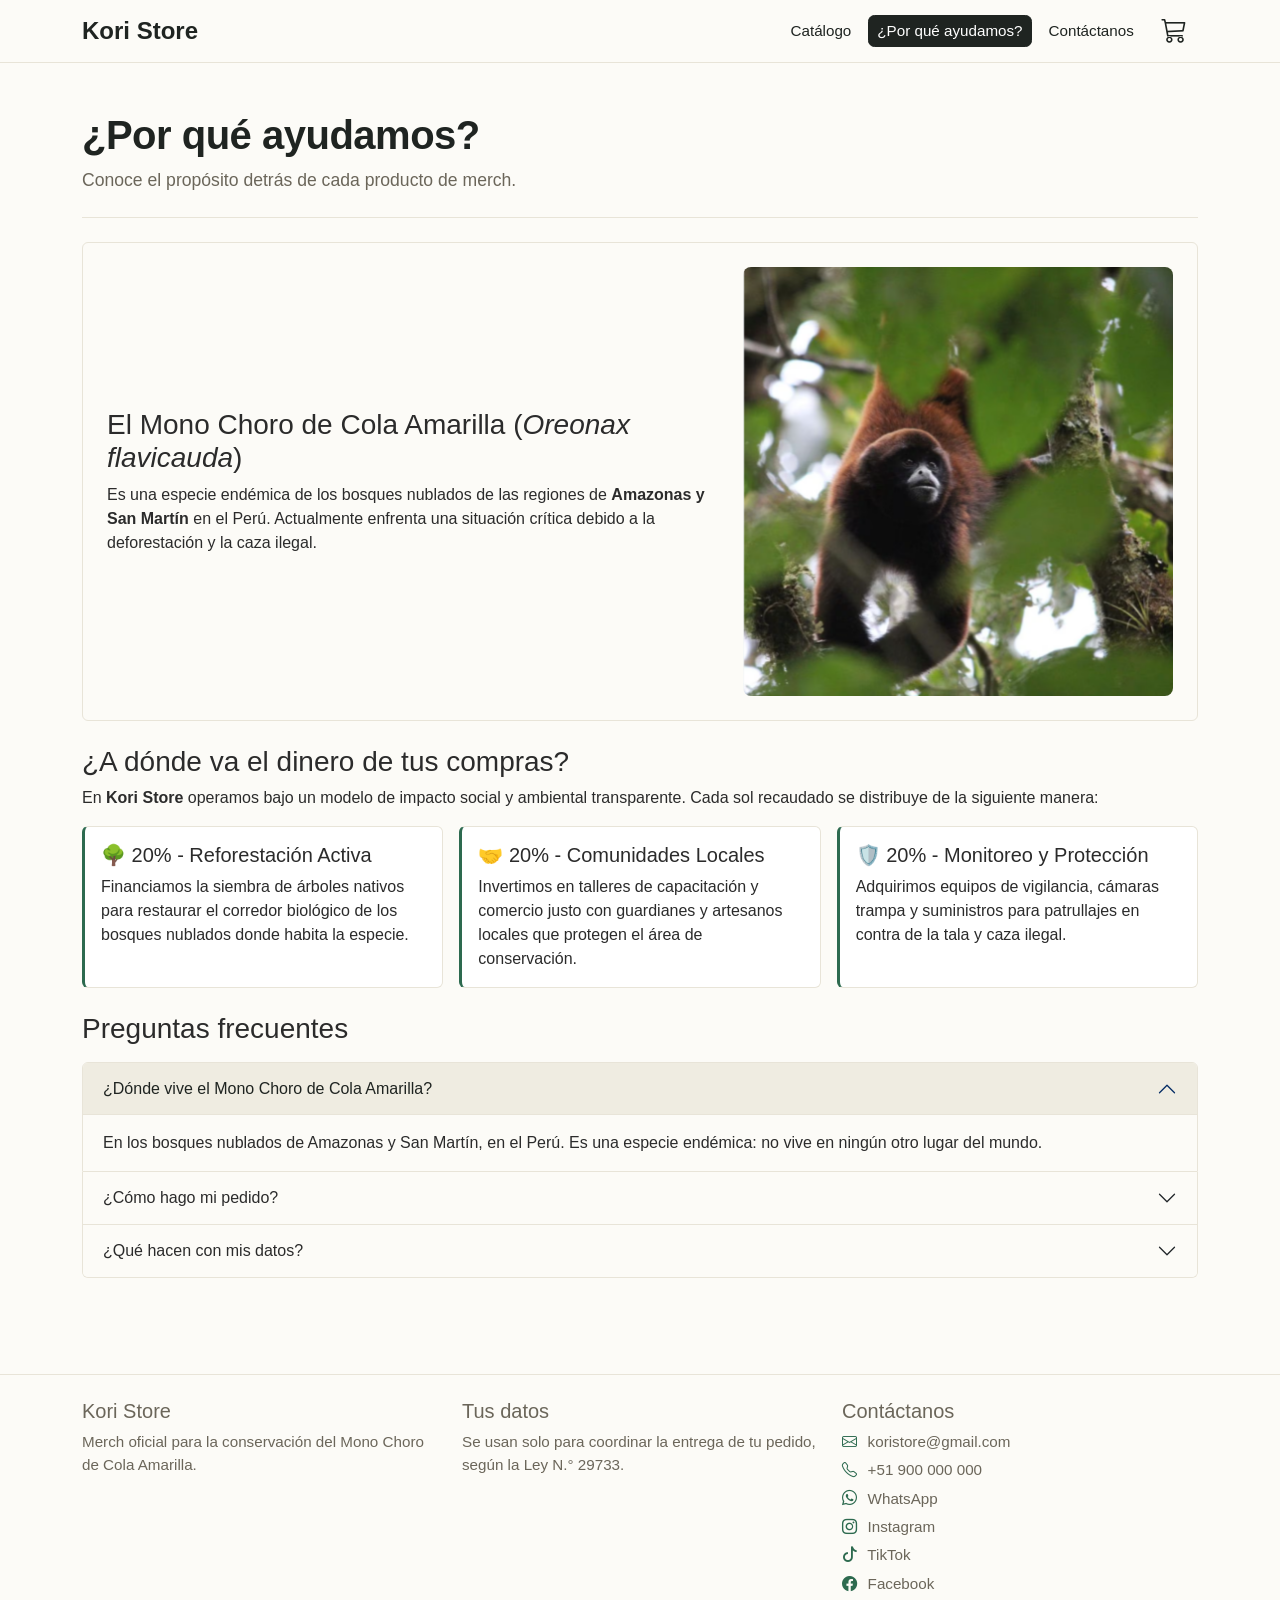
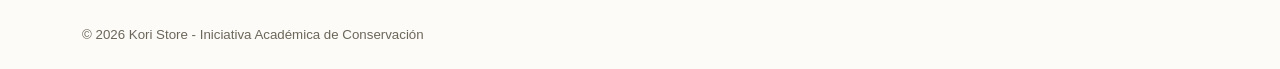
<file: impacto.html>
<!DOCTYPE html>
<html lang="es">
<head>
  <meta charset="UTF-8">
  <meta name="viewport" content="width=device-width, initial-scale=1">
  <title>Kori Store | ¿Por qué ayudamos?</title>
  <link rel="stylesheet"
    href="https://cdn.jsdelivr.net/npm/bootstrap@5.3.8/dist/css/bootstrap.min.css"
    integrity="sha384-sRIl4kxILFvY47J16cr9ZwB07vP4J8+LH7qKQnuqkuIAvNWLzeN8tE5YBujZqJLB"
    crossorigin="anonymous">
  <link rel="stylesheet" href="https://cdn.jsdelivr.net/npm/bootstrap-icons@1.11.3/font/bootstrap-icons.min.css">
  <link rel="stylesheet" href="STYLE/marca.css">
  <script
    src="https://cdn.jsdelivr.net/npm/bootstrap@5.3.8/dist/js/bootstrap.bundle.min.js"
    integrity="sha384-FKyoEForCGlyvwx9Hj09JcYn3nv7wiPVlz7YYwJrWVcXK/BmnVDxM+D2scQbITxI"
    crossorigin="anonymous" defer></script>
  <script src="JSS/nav-carrito.js" defer></script>
</head>
<body>

  <!-- Barra de navegación -->
  <nav class="navbar navbar-expand-md navbar-light border-bottom">
    <div class="container">
      <a class="navbar-brand fw-bold fs-4" href="index.html">Kori Store</a>
      <button class="navbar-toggler" type="button"
              data-bs-toggle="collapse" data-bs-target="#menu"
              aria-controls="menu" aria-expanded="false" aria-label="Abrir menú">
        <span class="navbar-toggler-icon"></span>
      </button>
      <div class="collapse navbar-collapse" id="menu">
        <ul class="navbar-nav ms-auto gap-2 py-2 py-md-0 align-items-md-center">
          <li class="nav-item"><a class="btn btn-ghost btn-sm" href="catalogo.html">Catálogo</a></li>
          <li class="nav-item"><a class="btn btn-marca btn-sm" aria-current="page" href="impacto.html">¿Por qué ayudamos?</a></li>
          <li class="nav-item"><a class="btn btn-ghost btn-sm" href="#contacto">Contáctanos</a></li>
          <li class="nav-item"><a class="btn btn-ghost btn-sm btn-carrito" href="carrito.html" aria-label="Carrito de compras" title="Carrito"><i class="bi bi-cart3" aria-hidden="true"></i><span class="carrito-contador" id="carrito-contador" hidden>0</span><span class="d-md-none ms-2">Carrito</span></a></li>
        </ul>
      </div>
    </div>
  </nav>

  <main class="container py-4">

    <section class="py-4 mb-4 border-bottom hero">
      <h1 class="display-6 fw-semibold">¿Por qué ayudamos?</h1>
      <p class="lead mb-0">Conoce el propósito detrás de cada producto de merch.</p>
    </section>

    <!-- Historia de la especie -->
    <section class="card p-4 mb-4" aria-labelledby="titulo-especie">
      <div class="row align-items-center g-4">
        <div class="col-md-7">
          <h2 id="titulo-especie" class="h3">El Mono Choro de Cola Amarilla (<em>Oreonax flavicauda</em>)</h2>
          <p class="mb-0">Es una especie endémica de los bosques nublados de las regiones de <strong>Amazonas y San Martín</strong> en el Perú. Actualmente enfrenta una situación crítica debido a la deforestación y la caza ilegal.</p>
        </div>
        <div class="col-md-5 text-center">
          <img src="IMG/MONO1.png" class="img-fluid rounded-3"
               alt="Infografía indicando que el mono choro está en peligro de extinción y su población se redujo a más del 80 por ciento">
        </div>
      </div>
    </section>

    <!-- Destino de los fondos -->
    <section class="mb-4" aria-labelledby="titulo-fondos">
      <h2 id="titulo-fondos" class="h3">¿A dónde va el dinero de tus compras?</h2>
      <p>En <strong>Kori Store</strong> operamos bajo un modelo de impacto social y ambiental transparente. Cada sol recaudado se distribuye de la siguiente manera:</p>
      <div class="row row-cols-1 row-cols-md-3 g-3">
        <div class="col">
          <div class="card tarjeta-fondo h-100">
            <div class="card-body">
              <h3 class="card-title h5">🌳 20% - Reforestación Activa</h3>
              <p class="card-text">Financiamos la siembra de árboles nativos para restaurar el corredor biológico de los bosques nublados donde habita la especie.</p>
            </div>
          </div>
        </div>
        <div class="col">
          <div class="card tarjeta-fondo h-100">
            <div class="card-body">
              <h3 class="card-title h5">🤝 20% - Comunidades Locales</h3>
              <p class="card-text">Invertimos en talleres de capacitación y comercio justo con guardianes y artesanos locales que protegen el área de conservación.</p>
            </div>
          </div>
        </div>
        <div class="col">
          <div class="card tarjeta-fondo h-100">
            <div class="card-body">
              <h3 class="card-title h5">🛡️ 20% - Monitoreo y Protección</h3>
              <p class="card-text">Adquirimos equipos de vigilancia, cámaras trampa y suministros para patrullajes en contra de la tala y caza ilegal.</p>
            </div>
          </div>
        </div>
      </div>
    </section>

    <!-- Preguntas frecuentes (acordeón) -->
    <section class="mb-4" aria-labelledby="titulo-faq">
      <h2 id="titulo-faq" class="h3 mb-3">Preguntas frecuentes</h2>
      <div class="accordion" id="faq">

        <div class="accordion-item">
          <h3 class="accordion-header">
            <button class="accordion-button" type="button" data-bs-toggle="collapse"
                    data-bs-target="#faq1" aria-expanded="true" aria-controls="faq1">
              ¿Dónde vive el Mono Choro de Cola Amarilla?
            </button>
          </h3>
          <div id="faq1" class="accordion-collapse collapse show" data-bs-parent="#faq">
            <div class="accordion-body">En los bosques nublados de Amazonas y San Martín, en el Perú. Es una especie endémica: no vive en ningún otro lugar del mundo.</div>
          </div>
        </div>

        <div class="accordion-item">
          <h3 class="accordion-header">
            <button class="accordion-button collapsed" type="button" data-bs-toggle="collapse"
                    data-bs-target="#faq2" aria-expanded="false" aria-controls="faq2">
              ¿Cómo hago mi pedido?
            </button>
          </h3>
          <div id="faq2" class="accordion-collapse collapse" data-bs-parent="#faq">
            <div class="accordion-body">Añade productos al carrito desde el <a href="catalogo.html">catálogo</a>, pulsa «Proceder al Formulario» y completa tus datos de envío.</div>
          </div>
        </div>

        <div class="accordion-item">
          <h3 class="accordion-header">
            <button class="accordion-button collapsed" type="button" data-bs-toggle="collapse"
                    data-bs-target="#faq3" aria-expanded="false" aria-controls="faq3">
              ¿Qué hacen con mis datos?
            </button>
          </h3>
          <div id="faq3" class="accordion-collapse collapse" data-bs-parent="#faq">
            <div class="accordion-body">Se usan exclusivamente para la gestión y entrega de tu pedido, y se tratan de forma confidencial según la Ley N.° 29733.</div>
          </div>
        </div>

      </div>
    </section>
  </main>

  <!-- Pie de página -->
  <footer id="contacto" class="border-top py-4 mt-5">
    <div class="container">
      <div class="row g-4">
        <div class="col-md-4">
          <h2 class="h5">Kori Store</h2>
          <p class="texto-suave mb-0">Merch oficial para la conservación del Mono Choro de Cola Amarilla.</p>
        </div>
        <div class="col-md-4">
          <h2 class="h5">Tus datos</h2>
          <p class="texto-suave mb-0">Se usan solo para coordinar la entrega de tu pedido, según la Ley N.° 29733.</p>
        </div>
        <div class="col-md-4">
          <h2 class="h5">Contáctanos</h2>
          <ul class="list-unstyled texto-suave contacto-lista mb-0">
            <li><a href="mailto:koristore@gmail.com"><i class="bi bi-envelope" aria-hidden="true"></i> koristore@gmail.com</a></li>
            <li><a href="tel:+51900000000"><i class="bi bi-telephone" aria-hidden="true"></i> +51 900 000 000</a></li>
            <li><a href="https://wa.me/51900000000" target="_blank" rel="noopener"><i class="bi bi-whatsapp" aria-hidden="true"></i> WhatsApp</a></li>
            <li><a href="https://www.instagram.com/koristore" target="_blank" rel="noopener"><i class="bi bi-instagram" aria-hidden="true"></i> Instagram</a></li>
            <li><a href="https://www.tiktok.com/@koristore" target="_blank" rel="noopener"><i class="bi bi-tiktok" aria-hidden="true"></i> TikTok</a></li>
            <li><a href="https://www.facebook.com/koristore" target="_blank" rel="noopener"><i class="bi bi-facebook" aria-hidden="true"></i> Facebook</a></li>
          </ul>
        </div>
      </div>
      <p class="texto-suave small mt-4 mb-0">&copy; 2026 Kori Store - Iniciativa Académica de Conservación</p>
    </div>
  </footer>

</body>
</html>
</file>
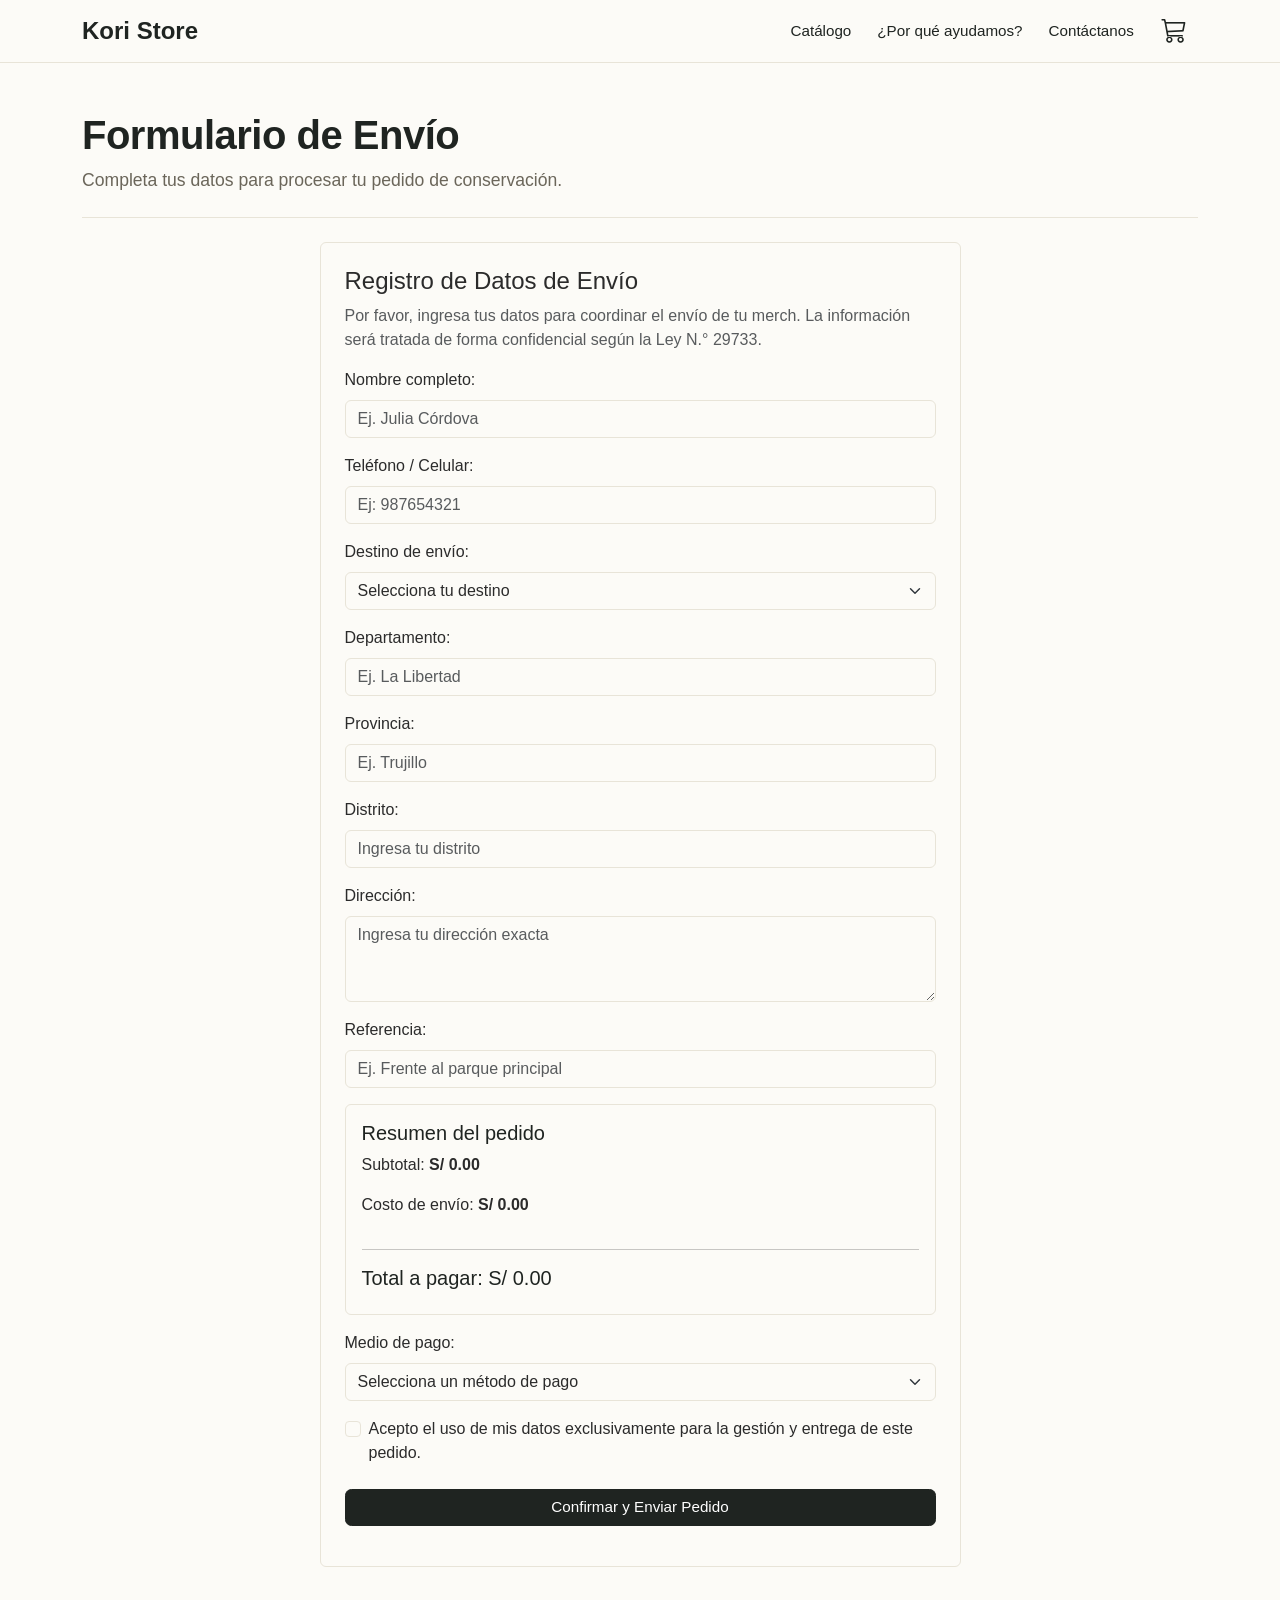
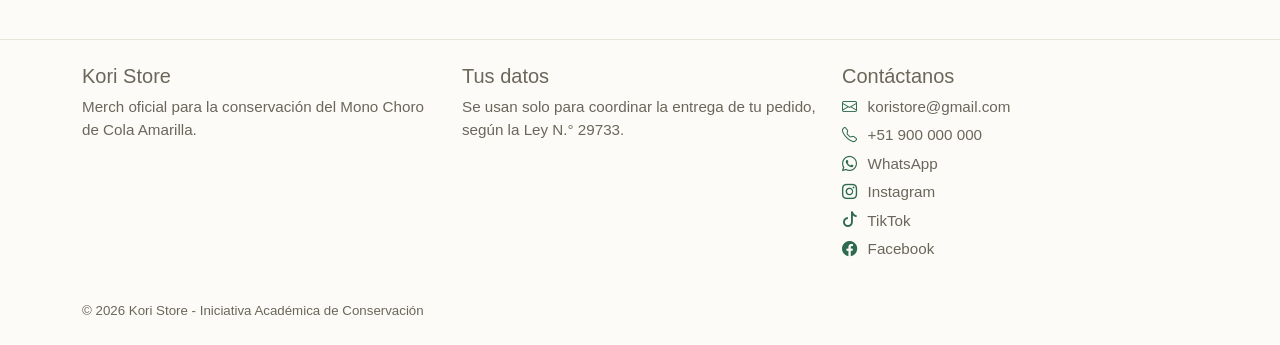
<file: pedidos.html>
<!DOCTYPE html>
<html lang="es">

<head>
  <meta charset="UTF-8">
  <meta name="viewport" content="width=device-width, initial-scale=1">
  <title>Kori Store | Formulario de Pedido</title>

  <link rel="stylesheet" href="https://cdn.jsdelivr.net/npm/bootstrap@5.3.8/dist/css/bootstrap.min.css"
    integrity="sha384-sRIl4kxILFvY47J16cr9ZwB07vP4J8+LH7qKQnuqkuIAvNWLzeN8tE5YBujZqJLB" crossorigin="anonymous">

  <link rel="stylesheet" href="https://cdn.jsdelivr.net/npm/bootstrap-icons@1.11.3/font/bootstrap-icons.min.css">
  <link rel="stylesheet" href="STYLE/marca.css">

  <script src="https://cdn.jsdelivr.net/npm/bootstrap@5.3.8/dist/js/bootstrap.bundle.min.js"
    integrity="sha384-FKyoEForCGlyvwx9Hj09JcYn3nv7wiPVlz7YYwJrWVcXK/BmnVDxM+D2scQbITxI" crossorigin="anonymous"
    defer></script>
  <script src="JSS/validacion.js" defer></script>
  <script src="JSS/nav-carrito.js" defer></script>
</head>

<body>

  <!-- Barra de navegación -->
  <nav class="navbar navbar-expand-md navbar-light border-bottom">
    <div class="container">
      <a class="navbar-brand fw-bold fs-4" href="index.html">Kori Store</a>

      <button class="navbar-toggler" type="button" data-bs-toggle="collapse" data-bs-target="#menu" aria-controls="menu"
        aria-expanded="false" aria-label="Abrir menú">
        <span class="navbar-toggler-icon"></span>
      </button>

      <div class="collapse navbar-collapse" id="menu">
        <ul class="navbar-nav ms-auto gap-2 py-2 py-md-0 align-items-md-center">
          <li class="nav-item"><a class="btn btn-ghost btn-sm" href="catalogo.html">Catálogo</a></li>
          <li class="nav-item"><a class="btn btn-ghost btn-sm" href="impacto.html">¿Por qué ayudamos?</a></li>
          <li class="nav-item"><a class="btn btn-ghost btn-sm" href="#contacto">Contáctanos</a></li>
          <li class="nav-item">
            <a class="btn btn-ghost btn-sm btn-carrito" href="carrito.html" aria-label="Carrito de compras"
              title="Carrito">
              <i class="bi bi-cart3" aria-hidden="true"></i>
              <span class="carrito-contador" id="carrito-contador" hidden>0</span>
              <span class="d-md-none ms-2">Carrito</span>
            </a>
          </li>
        </ul>
      </div>
    </div>
  </nav>

  <main class="container py-4">
    <section class="py-4 mb-4 border-bottom hero">
      <h1 class="display-6 fw-semibold">Formulario de Envío</h1>
      <p class="lead mb-0">Completa tus datos para procesar tu pedido de conservación.</p>
    </section>

    <div class="row justify-content-center">
      <div class="col-12 col-md-10 col-lg-7">
        <div class="card p-3 p-md-4">
          <h2 class="h4">Registro de Datos de Envío</h2>
          <p class="text-body-secondary">
            Por favor, ingresa tus datos para coordinar el envío de tu merch.
            La información será tratada de forma confidencial según la Ley N.° 29733.
          </p>

          <form id="form-pedido" novalidate>

            <!-- Nombre -->
            <div class="mb-3">
              <label for="nombre" class="form-label">Nombre completo:</label>
              <input type="text" class="form-control" id="nombre" name="nombre" placeholder="Ej. Julia Córdova" required
                aria-describedby="error-nombre">
              <span id="error-nombre" class="error-msg" aria-live="polite"></span>
            </div>

            <!-- Teléfono -->
            <div class="mb-3">
              <label for="telefono" class="form-label">Teléfono / Celular:</label>
              <input type="tel" class="form-control" id="telefono" name="telefono" placeholder="Ej: 987654321"
                maxlength="9" minlength="9" pattern="[0-9]{9}" inputmode="numeric" required
                aria-describedby="error-telefono">
              <span id="error-telefono" class="error-msg" aria-live="polite"></span>
            </div>




            <!-- Destino de envío -->
            <div class="mb-3">
              <label for="destino" class="form-label">Destino de envío:</label>
              <select class="form-select" id="destino" required>
                <option value="">Selecciona tu destino</option>
                <option value="lima">Lima</option>
                <option value="provincia">Provincia</option>
              </select>
              <span id="error-destino" class="error-msg"></span>
            </div>

            <!-- Departamento -->
            <div class="mb-3">
              <label for="departamento" class="form-label">Departamento:</label>
              <input type="text" class="form-control" id="departamento" placeholder="Ej. La Libertad" required>
              <span id="error-departamento" class="error-msg"></span>
            </div>

            <!-- Provincia -->
            <div class="mb-3">
              <label for="provincia" class="form-label">Provincia:</label>
              <input type="text" class="form-control" id="provincia" placeholder="Ej. Trujillo" required>
              <span id="error-provincia" class="error-msg"></span>
            </div>

            <!-- Distrito -->
            <div class="mb-3">
              <label for="distrito" class="form-label">Distrito:</label>
              <input type="text" class="form-control" id="distrito" placeholder="Ingresa tu distrito" required>
              <span id="error-distrito" class="error-msg"></span>
            </div>

            <!-- Dirección -->
            <div class="mb-3">
              <label for="direccion" class="form-label">Dirección:</label>
              <textarea class="form-control" id="direccion" rows="3" placeholder="Ingresa tu dirección exacta"
                required></textarea>
              <span id="error-direccion" class="error-msg"></span>
            </div>

            <!-- Referencia -->
            <div class="mb-3">
              <label for="referencia" class="form-label">Referencia:</label>
              <input type="text" class="form-control" id="referencia" placeholder="Ej. Frente al parque principal"
                required>
              <span id="error-referencia" class="error-msg"></span>
            </div>

            <!-- Resumen del pedido -->
            <div class="card p-3 mb-3">
              <h5>Resumen del pedido</h5>

              <p>Subtotal: <strong id="subtotal-pedido">S/ 0.00</strong></p>

              <p>Costo de envío: <strong id="costo-envio">S/ 0.00</strong></p>

              <hr>

              <h5>Total a pagar: <span id="total-pedido">S/ 0.00</span></h5>
            </div>




            <!-- Medio de pago -->
            <div class="mb-3">
              <label for="metodo-pago" class="form-label">Medio de pago:</label>
              <select class="form-select" id="metodo-pago" name="metodo_pago" required aria-describedby="error-pago">
                <option value="" selected disabled>Selecciona un método de pago</option>
                <option value="yape">Yape / Plin</option>
                <option value="transferencia">Transferencia Bancaria</option>
                <option value="efectivo">Efectivo contra entrega</option>
              </select>
              <span id="error-pago" class="error-msg" aria-live="polite"></span>
            </div>

            <!-- Número de operación -->
            <div class="mb-3 d-none" id="contenedor-operacion">
              <label for="nro-operacion" class="form-label" id="label-operacion">
                Número de operación:
              </label>
              <input type="text" class="form-control" id="nro-operacion" name="nro_operacion"
                placeholder="Ingresa el número de tu voucher">
              <span id="error-operacion" class="error-msg" aria-live="polite"></span>
            </div>

            <!-- Consentimiento -->
            <div class="form-check mb-4">
              <input class="form-check-input" type="checkbox" id="consentimiento" name="consentimiento" required>
              <label class="form-check-label" for="consentimiento">
                Acepto el uso de mis datos exclusivamente para la gestión y entrega de este pedido.
              </label>
            </div>

            <button type="submit" class="btn btn-marca w-100">
              Confirmar y Enviar Pedido
            </button>

            <p id="mensaje-respuesta" class="mt-3 mb-0" role="status" aria-live="polite"></p>

            <a href="catalogo.html" id="btn-volver-catalogo" class="btn btn-marca w-100 mt-3 d-none">
              Regresar al catálogo
            </a>

          </form>
        </div>
      </div>
    </div>
  </main>

  <!-- Pie de página -->
  <footer id="contacto" class="border-top py-4 mt-5">
    <div class="container">
      <div class="row g-4">
        <div class="col-md-4">
          <h2 class="h5">Kori Store</h2>
          <p class="texto-suave mb-0">
            Merch oficial para la conservación del Mono Choro de Cola Amarilla.
          </p>
        </div>

        <div class="col-md-4">
          <h2 class="h5">Tus datos</h2>
          <p class="texto-suave mb-0">
            Se usan solo para coordinar la entrega de tu pedido, según la Ley N.° 29733.
          </p>
        </div>

        <div class="col-md-4">
          <h2 class="h5">Contáctanos</h2>
          <ul class="list-unstyled texto-suave contacto-lista">
            <li><a href="mailto:koristore@gmail.com"><i class="bi bi-envelope"></i> koristore@gmail.com</a></li>
            <li><a href="tel:+51900000000"><i class="bi bi-telephone"></i> +51 900 000 000</a></li>
            <li><a href="https://wa.me/51900000000" target="_blank" rel="noopener"><i class="bi bi-whatsapp"></i>
                WhatsApp</a></li>
            <li><a href="https://www.instagram.com/koristore" target="_blank" rel="noopener"><i
                  class="bi bi-instagram"></i> Instagram</a></li>
            <li><a href="https://www.tiktok.com/@koristore" target="_blank" rel="noopener"><i class="bi bi-tiktok"></i>
                TikTok</a></li>
            <li><a href="https://www.facebook.com/koristore" target="_blank" rel="noopener"><i
                  class="bi bi-facebook"></i> Facebook</a></li>
          </ul>
        </div>
      </div>

      <p class="texto-suave small mt-4 mb-0">
        &copy; 2026 Kori Store - Iniciativa Académica de Conservación
      </p>
    </div>
  </footer>

  <script>
    const selectPago = document.getElementById('metodo-pago');
    const contenedorOperacion = document.getElementById('contenedor-operacion');
    const inputOperacion = document.getElementById('nro-operacion');
    const labelOperacion = document.getElementById('label-operacion');

    // Mostrar campo según el medio de pago
    selectPago.addEventListener('change', function () {
      const valor = this.value;

      if (valor === 'yape' || valor === 'transferencia') {
        contenedorOperacion.classList.remove('d-none');
        inputOperacion.required = true;

        if (valor === 'yape') {
          labelOperacion.textContent = 'Número de Yape / Plin o Código de Transferencia:';
        } else {
          labelOperacion.textContent = 'Número de operación de transferencia:';
        }
      } else {
        contenedorOperacion.classList.add('d-none');
        inputOperacion.required = false;
        inputOperacion.value = '';
      }
    });

    // Validar el formulario
    document.getElementById('form-pedido').addEventListener('submit', function (event) {
      event.preventDefault();

      let esValido = true;

      const mensaje = document.getElementById('mensaje-respuesta');
      mensaje.textContent = '';
      mensaje.className = 'mt-3 mb-0';

      // Validar nombre
      const inputNombre = document.getElementById('nombre');
      const errorNombre = document.getElementById('error-nombre');

      if (inputNombre.value.trim() === '') {
        errorNombre.textContent = 'Por favor, ingresa tu nombre completo.';
        inputNombre.classList.add('is-invalid');
        esValido = false;
      } else {
        errorNombre.textContent = '';
        inputNombre.classList.remove('is-invalid');
      }

      // Validar teléfono de 9 dígitos
      const inputTelefono = document.getElementById('telefono');
      const errorTelefono = document.getElementById('error-telefono');

      if (!/^[0-9]{9}$/.test(inputTelefono.value)) {
        errorTelefono.textContent = 'El celular debe tener exactamente 9 números';
        inputTelefono.classList.add('is-invalid');
        esValido = false;
      } else {
        errorTelefono.textContent = '';
        inputTelefono.classList.remove('is-invalid');
      }

      // Validar dirección
      const inputDireccion = document.getElementById('direccion');
      const errorDireccion = document.getElementById('error-direccion');

      if (inputDireccion.value.trim() === '') {
        errorDireccion.textContent = 'Por favor, ingresa tu dirección de entrega.';
        inputDireccion.classList.add('is-invalid');
        esValido = false;
      } else {
        errorDireccion.textContent = '';
        inputDireccion.classList.remove('is-invalid');
      }

      // Validar medio de pago
      const errorPago = document.getElementById('error-pago');

      if (selectPago.value === '') {
        errorPago.textContent = 'Por favor, selecciona un método de pago.';
        selectPago.classList.add('is-invalid');
        esValido = false;
      } else {
        errorPago.textContent = '';
        selectPago.classList.remove('is-invalid');
      }

      // Validar número de operación
      const errorOperacion = document.getElementById('error-operacion');

      if (!contenedorOperacion.classList.contains('d-none')) {
        if (inputOperacion.value.trim() === '') {
          errorOperacion.textContent = 'Por favor, ingresa el número de operación correspondiente.';
          inputOperacion.classList.add('is-invalid');
          esValido = false;
        } else {
          errorOperacion.textContent = '';
          inputOperacion.classList.remove('is-invalid');
        }
      } else {
        errorOperacion.textContent = '';
        inputOperacion.classList.remove('is-invalid');
      }

      // Validar consentimiento
      const checkConsentimiento = document.getElementById('consentimiento');

      if (!checkConsentimiento.checked) {
        mensaje.textContent = 'Debes aceptar el uso de datos para continuar.';
        mensaje.className = 'text-danger mt-3 mb-0';
        esValido = false;
      }



      // Validar destino
      const campoDestino = document.getElementById('destino');
      const errorDestino = document.getElementById('error-destino');

      if (campoDestino.value === '') {
        errorDestino.textContent = 'Selecciona tu destino.';
        esValido = false;
      } else {
        errorDestino.textContent = '';
      }

      // Validar departamento y provincia
      const campoDepartamento = document.getElementById('departamento');
      const campoProvincia = document.getElementById('provincia');

      if (campoDestino.value === 'provincia') {
        if (campoDepartamento.value === '') {
          document.getElementById('error-departamento').textContent =
            'Selecciona un departamento.';
          esValido = false;
        } else {
          document.getElementById('error-departamento').textContent = '';
        }

        if (campoProvincia.value === '') {
          document.getElementById('error-provincia').textContent =
            'Selecciona una provincia.';
          esValido = false;
        } else {
          document.getElementById('error-provincia').textContent = '';
        }
      }

      // Validar distrito
      const campoDistrito = document.getElementById('distrito');
      const errorDistrito = document.getElementById('error-distrito');

      if (campoDistrito.value === '') {
        errorDistrito.textContent = 'Selecciona un distrito.';
        esValido = false;
      } else {
        errorDistrito.textContent = '';
      }

      // Validar referencia
      const campoReferencia = document.getElementById('referencia');
      const errorReferencia = document.getElementById('error-referencia');

      if (campoReferencia.value.trim() === '') {
        errorReferencia.textContent = 'Ingresa una referencia de tu dirección.';
        esValido = false;
      } else {
        errorReferencia.textContent = '';
      }
      // Confirmar pedido solo si todo está correcto
      if (esValido) {
        mensaje.textContent = '¡Pedido registrado con éxito! Nos pondremos en contacto contigo.';
        mensaje.className = 'text-success mt-3 mb-0';

        // Vaciar carrito
        try {
          localStorage.removeItem('kori_carrito');
          localStorage.removeItem('kori_total');
          localStorage.removeItem('kori_pago');
        } catch (e) {
          // Sin almacenamiento
        }

        window.dispatchEvent(new Event('kori:carrito'));

        this.querySelector('button[type="submit"]').disabled = true;

        document.getElementById('btn-volver-catalogo').classList.remove('d-none');
      }
    });

    // Recuperar método de pago guardado en el carrito
    (function () {
      let pago = null;

      try {
        pago = localStorage.getItem('kori_pago');
      } catch (e) { }

      if (pago && selectPago.querySelector('option[value="' + pago + '"]')) {
        selectPago.value = pago;
        selectPago.dispatchEvent(new Event('change'));
      }
    })();
  </script>

</body>

</html>
</file>
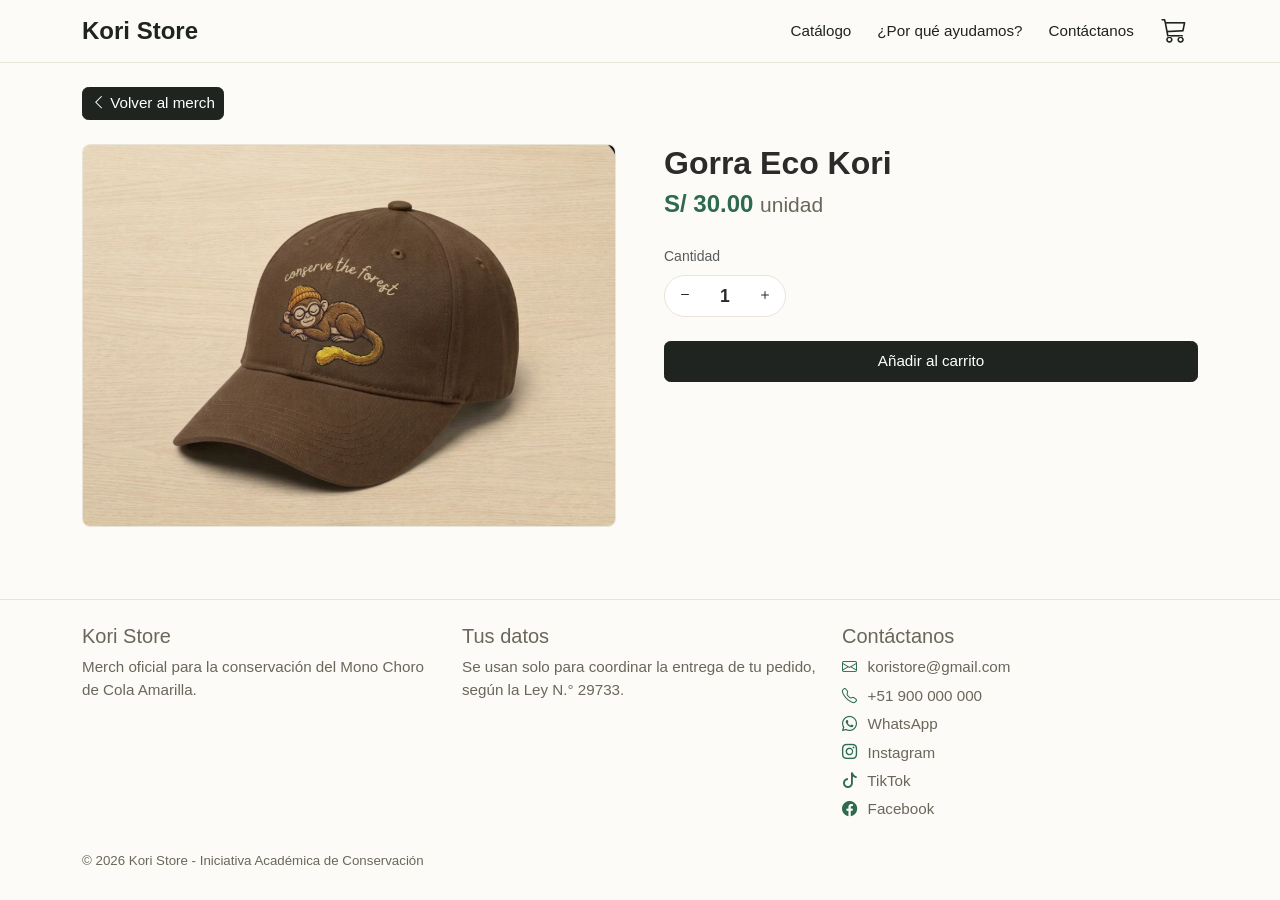
<file: producto-gorra.html>
<!DOCTYPE html>
<html lang="es">
<head>
  <meta charset="UTF-8">
  <meta name="viewport" content="width=device-width, initial-scale=1">
  <title>Kori Store | Gorra Eco Kori</title>
  <!-- 1. Estilos de Bootstrap 5.3.8 -->
  <link rel="stylesheet"
    href="https://cdn.jsdelivr.net/npm/bootstrap@5.3.8/dist/css/bootstrap.min.css"
    integrity="sha384-sRIl4kxILFvY47J16cr9ZwB07vP4J8+LH7qKQnuqkuIAvNWLzeN8tE5YBujZqJLB"
    crossorigin="anonymous">
  <!-- 2. Estilos propios de la marca, siempre después -->
  <link rel="stylesheet" href="https://cdn.jsdelivr.net/npm/bootstrap-icons@1.11.3/font/bootstrap-icons.min.css">
  <link rel="stylesheet" href="STYLE/marca.css">
  <!-- 3. JavaScript de Bootstrap y el propio -->
  <script
    src="https://cdn.jsdelivr.net/npm/bootstrap@5.3.8/dist/js/bootstrap.bundle.min.js"
    integrity="sha384-FKyoEForCGlyvwx9Hj09JcYn3nv7wiPVlz7YYwJrWVcXK/BmnVDxM+D2scQbITxI"
    crossorigin="anonymous" defer></script>
  <script src="JSS/producto.js" defer></script>
  <script src="JSS/nav-carrito.js" defer></script>
</head>
<body>

  <!-- Barra de navegación -->
  <nav class="navbar navbar-expand-md navbar-light border-bottom">
    <div class="container">
      <a class="navbar-brand fw-bold fs-4" href="index.html">Kori Store</a>
      <button class="navbar-toggler" type="button"
              data-bs-toggle="collapse" data-bs-target="#menu"
              aria-controls="menu" aria-expanded="false" aria-label="Abrir menú">
        <span class="navbar-toggler-icon"></span>
      </button>
      <div class="collapse navbar-collapse" id="menu">
        <ul class="navbar-nav ms-auto gap-2 py-2 py-md-0 align-items-md-center">
          <li class="nav-item"><a class="btn btn-ghost btn-sm" href="catalogo.html">Catálogo</a></li>
          <li class="nav-item"><a class="btn btn-ghost btn-sm" href="impacto.html">¿Por qué ayudamos?</a></li>
          <li class="nav-item"><a class="btn btn-ghost btn-sm" href="#contacto">Contáctanos</a></li>
          <li class="nav-item"><a class="btn btn-ghost btn-sm btn-carrito" href="carrito.html" aria-label="Carrito de compras" title="Carrito"><i class="bi bi-cart3" aria-hidden="true"></i><span class="carrito-contador" id="carrito-contador" hidden>0</span><span class="d-md-none ms-2">Carrito</span></a></li>
        </ul>
      </div>
    </div>
  </nav>

  <main class="container py-4">
    <p class="mb-4"><a class="btn btn-marca btn-sm" href="index.html#merch"><i class="bi bi-chevron-left" aria-hidden="true"></i> Volver al merch</a></p>

    <article class="producto-detalle row g-4 g-lg-5 align-items-start" data-nombre="Gorra Kori" data-precio="30.00" data-tipo="simple">
      <div class="col-md-6">
        <img src="IMG/GORRA.png" id="foto-producto" class="img-fluid rounded-3 foto-detalle" alt="Gorra con diseño sostenible">
        
      </div>
      <div class="col-md-6">
        <h1 class="h2 fw-semibold mb-1">Gorra Eco Kori</h1>
        <p class="fs-4 mb-0"><span class="precio">S/ 30.00</span> <span class="small texto-suave">unidad</span></p>

        <div class="opcion mt-4">
          <p class="small text-body-secondary mb-2" id="etq-cantidad">Cantidad</p>
          <div class="stepper" role="group" aria-labelledby="etq-cantidad">
            <button type="button" class="stepper-btn" id="cant-menos" aria-label="Quitar una unidad"><i class="bi bi-dash" aria-hidden="true"></i></button>
            <output class="stepper-valor" id="cant-valor" aria-live="polite">1</output>
            <button type="button" class="stepper-btn" id="cant-mas" aria-label="Añadir una unidad"><i class="bi bi-plus" aria-hidden="true"></i></button>
          </div>
        </div>

        <button type="button" class="btn btn-marca btn-lg w-100 mt-4 btn-anadir" id="btn-anadir-producto">Añadir al carrito</button>
      </div>
    </article>
  </main>

  <!-- Pie de página -->
  <footer id="contacto" class="border-top py-4 mt-5">
    <div class="container">
      <div class="row g-4">
        <div class="col-md-4">
          <h2 class="h5">Kori Store</h2>
          <p class="texto-suave mb-0">Merch oficial para la conservación del Mono Choro de Cola Amarilla.</p>
        </div>
        <div class="col-md-4">
          <h2 class="h5">Tus datos</h2>
          <p class="texto-suave mb-0">Se usan solo para coordinar la entrega de tu pedido, según la Ley N.° 29733.</p>
        </div>
        <div class="col-md-4">
          <h2 class="h5">Contáctanos</h2>
          <ul class="list-unstyled texto-suave contacto-lista mb-0">
            <li><a href="mailto:koristore@gmail.com"><i class="bi bi-envelope" aria-hidden="true"></i> koristore@gmail.com</a></li>
            <li><a href="tel:+51900000000"><i class="bi bi-telephone" aria-hidden="true"></i> +51 900 000 000</a></li>
            <li><a href="https://wa.me/51900000000" target="_blank" rel="noopener"><i class="bi bi-whatsapp" aria-hidden="true"></i> WhatsApp</a></li>
            <li><a href="https://www.instagram.com/koristore" target="_blank" rel="noopener"><i class="bi bi-instagram" aria-hidden="true"></i> Instagram</a></li>
            <li><a href="https://www.tiktok.com/@koristore" target="_blank" rel="noopener"><i class="bi bi-tiktok" aria-hidden="true"></i> TikTok</a></li>
            <li><a href="https://www.facebook.com/koristore" target="_blank" rel="noopener"><i class="bi bi-facebook" aria-hidden="true"></i> Facebook</a></li>
          </ul>
        </div>
      </div>
      <p class="texto-suave small mt-4 mb-0">&copy; 2026 Kori Store - Iniciativa Académica de Conservación</p>
    </div>
  </footer>

</body>
</html>
</file>
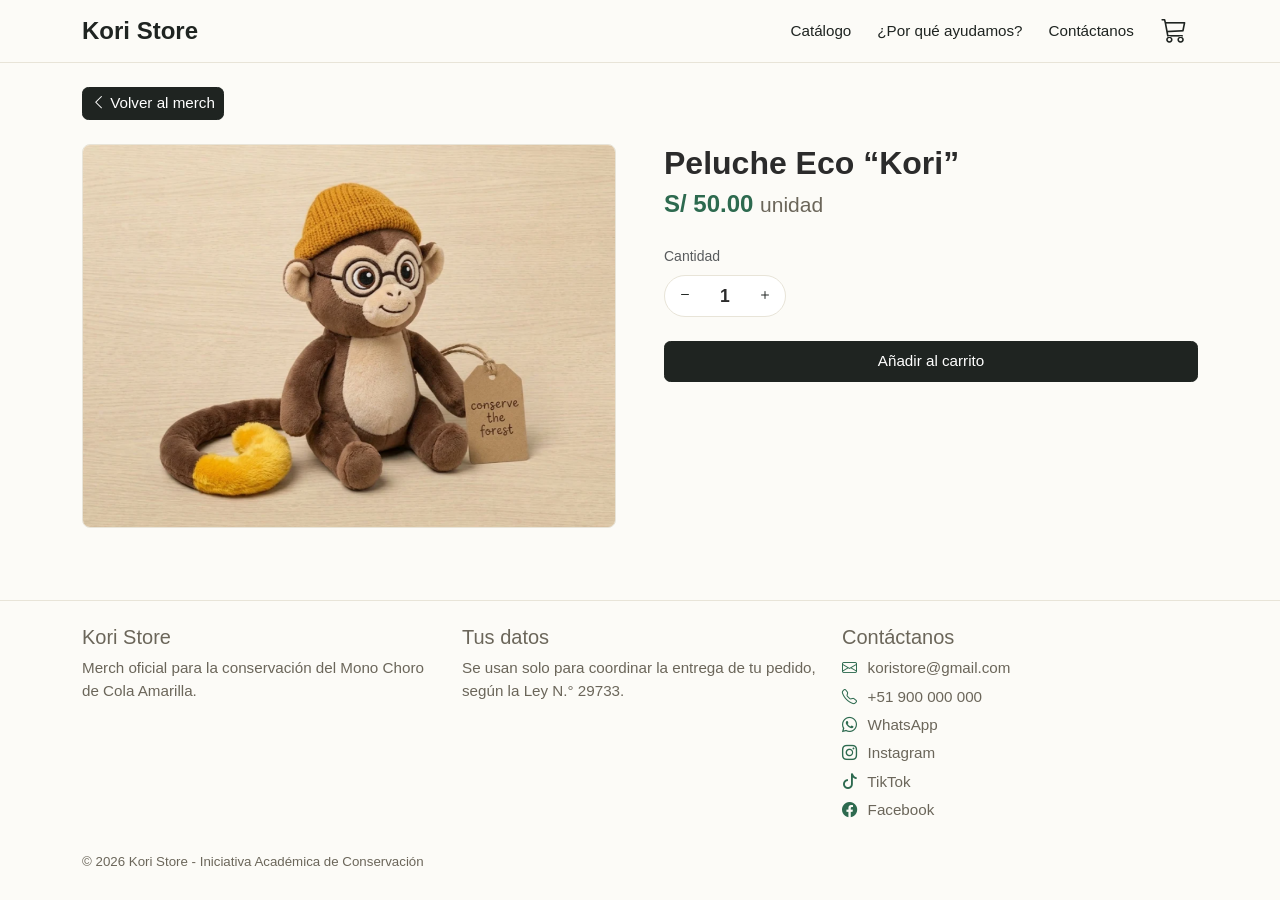
<file: producto-peluche.html>
<!DOCTYPE html>
<html lang="es">
<head>
  <meta charset="UTF-8">
  <meta name="viewport" content="width=device-width, initial-scale=1">
  <title>Kori Store | Peluche Eco “Kori”</title>
  <!-- 1. Estilos de Bootstrap 5.3.8 -->
  <link rel="stylesheet"
    href="https://cdn.jsdelivr.net/npm/bootstrap@5.3.8/dist/css/bootstrap.min.css"
    integrity="sha384-sRIl4kxILFvY47J16cr9ZwB07vP4J8+LH7qKQnuqkuIAvNWLzeN8tE5YBujZqJLB"
    crossorigin="anonymous">
  <!-- 2. Estilos propios de la marca, siempre después -->
  <link rel="stylesheet" href="https://cdn.jsdelivr.net/npm/bootstrap-icons@1.11.3/font/bootstrap-icons.min.css">
  <link rel="stylesheet" href="STYLE/marca.css">
  <!-- 3. JavaScript de Bootstrap y el propio -->
  <script
    src="https://cdn.jsdelivr.net/npm/bootstrap@5.3.8/dist/js/bootstrap.bundle.min.js"
    integrity="sha384-FKyoEForCGlyvwx9Hj09JcYn3nv7wiPVlz7YYwJrWVcXK/BmnVDxM+D2scQbITxI"
    crossorigin="anonymous" defer></script>
  <script src="JSS/producto.js" defer></script>
  <script src="JSS/nav-carrito.js" defer></script>
</head>
<body>

  <!-- Barra de navegación -->
  <nav class="navbar navbar-expand-md navbar-light border-bottom">
    <div class="container">
      <a class="navbar-brand fw-bold fs-4" href="index.html">Kori Store</a>
      <button class="navbar-toggler" type="button"
              data-bs-toggle="collapse" data-bs-target="#menu"
              aria-controls="menu" aria-expanded="false" aria-label="Abrir menú">
        <span class="navbar-toggler-icon"></span>
      </button>
      <div class="collapse navbar-collapse" id="menu">
        <ul class="navbar-nav ms-auto gap-2 py-2 py-md-0 align-items-md-center">
          <li class="nav-item"><a class="btn btn-ghost btn-sm" href="catalogo.html">Catálogo</a></li>
          <li class="nav-item"><a class="btn btn-ghost btn-sm" href="impacto.html">¿Por qué ayudamos?</a></li>
          <li class="nav-item"><a class="btn btn-ghost btn-sm" href="#contacto">Contáctanos</a></li>
          <li class="nav-item"><a class="btn btn-ghost btn-sm btn-carrito" href="carrito.html" aria-label="Carrito de compras" title="Carrito"><i class="bi bi-cart3" aria-hidden="true"></i><span class="carrito-contador" id="carrito-contador" hidden>0</span><span class="d-md-none ms-2">Carrito</span></a></li>
        </ul>
      </div>
    </div>
  </nav>

  <main class="container py-4">
    <p class="mb-4"><a class="btn btn-marca btn-sm" href="index.html#merch"><i class="bi bi-chevron-left" aria-hidden="true"></i> Volver al merch</a></p>

    <article class="producto-detalle row g-4 g-lg-5 align-items-start" data-nombre="Peluche Eco Kori" data-precio="50.00" data-tipo="simple">
      <div class="col-md-6">
        <img src="IMG/PELUCHE.png" id="foto-producto" class="img-fluid rounded-3 foto-detalle" alt="Peluche artesanal del mono choro">
        
      </div>
      <div class="col-md-6">
        <h1 class="h2 fw-semibold mb-1">Peluche Eco “Kori”</h1>
        <p class="fs-4 mb-0"><span class="precio">S/ 50.00</span> <span class="small texto-suave">unidad</span></p>

        <div class="opcion mt-4">
          <p class="small text-body-secondary mb-2" id="etq-cantidad">Cantidad</p>
          <div class="stepper" role="group" aria-labelledby="etq-cantidad">
            <button type="button" class="stepper-btn" id="cant-menos" aria-label="Quitar una unidad"><i class="bi bi-dash" aria-hidden="true"></i></button>
            <output class="stepper-valor" id="cant-valor" aria-live="polite">1</output>
            <button type="button" class="stepper-btn" id="cant-mas" aria-label="Añadir una unidad"><i class="bi bi-plus" aria-hidden="true"></i></button>
          </div>
        </div>

        <button type="button" class="btn btn-marca btn-lg w-100 mt-4 btn-anadir" id="btn-anadir-producto">Añadir al carrito</button>
      </div>
    </article>
  </main>

  <!-- Pie de página -->
  <footer id="contacto" class="border-top py-4 mt-5">
    <div class="container">
      <div class="row g-4">
        <div class="col-md-4">
          <h2 class="h5">Kori Store</h2>
          <p class="texto-suave mb-0">Merch oficial para la conservación del Mono Choro de Cola Amarilla.</p>
        </div>
        <div class="col-md-4">
          <h2 class="h5">Tus datos</h2>
          <p class="texto-suave mb-0">Se usan solo para coordinar la entrega de tu pedido, según la Ley N.° 29733.</p>
        </div>
        <div class="col-md-4">
          <h2 class="h5">Contáctanos</h2>
          <ul class="list-unstyled texto-suave contacto-lista mb-0">
            <li><a href="mailto:koristore@gmail.com"><i class="bi bi-envelope" aria-hidden="true"></i> koristore@gmail.com</a></li>
            <li><a href="tel:+51900000000"><i class="bi bi-telephone" aria-hidden="true"></i> +51 900 000 000</a></li>
            <li><a href="https://wa.me/51900000000" target="_blank" rel="noopener"><i class="bi bi-whatsapp" aria-hidden="true"></i> WhatsApp</a></li>
            <li><a href="https://www.instagram.com/koristore" target="_blank" rel="noopener"><i class="bi bi-instagram" aria-hidden="true"></i> Instagram</a></li>
            <li><a href="https://www.tiktok.com/@koristore" target="_blank" rel="noopener"><i class="bi bi-tiktok" aria-hidden="true"></i> TikTok</a></li>
            <li><a href="https://www.facebook.com/koristore" target="_blank" rel="noopener"><i class="bi bi-facebook" aria-hidden="true"></i> Facebook</a></li>
          </ul>
        </div>
      </div>
      <p class="texto-suave small mt-4 mb-0">&copy; 2026 Kori Store - Iniciativa Académica de Conservación</p>
    </div>
  </footer>

</body>
</html>
</file>
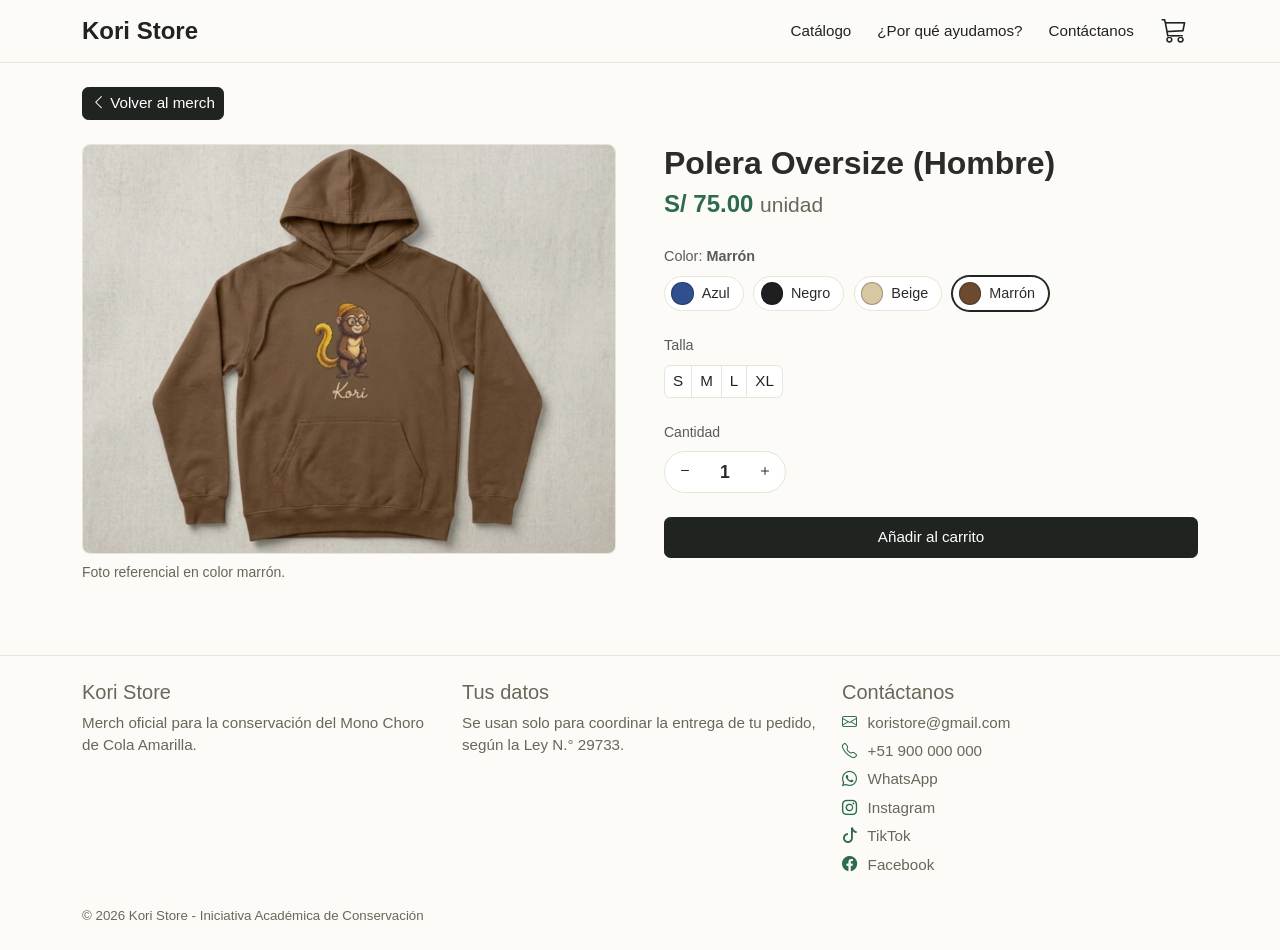
<file: producto-polera-hombre.html>
<!DOCTYPE html>
<html lang="es">
<head>
  <meta charset="UTF-8">
  <meta name="viewport" content="width=device-width, initial-scale=1">
  <title>Kori Store | Polera Oversize (Hombre)</title>
  <!-- 1. Estilos de Bootstrap 5.3.8 -->
  <link rel="stylesheet"
    href="https://cdn.jsdelivr.net/npm/bootstrap@5.3.8/dist/css/bootstrap.min.css"
    integrity="sha384-sRIl4kxILFvY47J16cr9ZwB07vP4J8+LH7qKQnuqkuIAvNWLzeN8tE5YBujZqJLB"
    crossorigin="anonymous">
  <!-- 2. Estilos propios de la marca, siempre después -->
  <link rel="stylesheet" href="https://cdn.jsdelivr.net/npm/bootstrap-icons@1.11.3/font/bootstrap-icons.min.css">
  <link rel="stylesheet" href="STYLE/marca.css">
  <!-- 3. JavaScript de Bootstrap y el propio -->
  <script
    src="https://cdn.jsdelivr.net/npm/bootstrap@5.3.8/dist/js/bootstrap.bundle.min.js"
    integrity="sha384-FKyoEForCGlyvwx9Hj09JcYn3nv7wiPVlz7YYwJrWVcXK/BmnVDxM+D2scQbITxI"
    crossorigin="anonymous" defer></script>
  <script src="JSS/producto.js" defer></script>
  <script src="JSS/nav-carrito.js" defer></script>
</head>
<body>

  <!-- Barra de navegación -->
  <nav class="navbar navbar-expand-md navbar-light border-bottom">
    <div class="container">
      <a class="navbar-brand fw-bold fs-4" href="index.html">Kori Store</a>
      <button class="navbar-toggler" type="button"
              data-bs-toggle="collapse" data-bs-target="#menu"
              aria-controls="menu" aria-expanded="false" aria-label="Abrir menú">
        <span class="navbar-toggler-icon"></span>
      </button>
      <div class="collapse navbar-collapse" id="menu">
        <ul class="navbar-nav ms-auto gap-2 py-2 py-md-0 align-items-md-center">
          <li class="nav-item"><a class="btn btn-ghost btn-sm" href="catalogo.html">Catálogo</a></li>
          <li class="nav-item"><a class="btn btn-ghost btn-sm" href="impacto.html">¿Por qué ayudamos?</a></li>
          <li class="nav-item"><a class="btn btn-ghost btn-sm" href="#contacto">Contáctanos</a></li>
          <li class="nav-item"><a class="btn btn-ghost btn-sm btn-carrito" href="carrito.html" aria-label="Carrito de compras" title="Carrito"><i class="bi bi-cart3" aria-hidden="true"></i><span class="carrito-contador" id="carrito-contador" hidden>0</span><span class="d-md-none ms-2">Carrito</span></a></li>
        </ul>
      </div>
    </div>
  </nav>

  <main class="container py-4">
    <p class="mb-4"><a class="btn btn-marca btn-sm" href="index.html#merch"><i class="bi bi-chevron-left" aria-hidden="true"></i> Volver al merch</a></p>

    <article class="producto-detalle row g-4 g-lg-5 align-items-start" data-nombre="Polera Oversize Hombre Kori" data-precio="75.00" data-tipo="ropa">
      <div class="col-md-6">
        <img src="IMG/POLERA HOMBRE.png" id="foto-producto" class="img-fluid rounded-3 foto-detalle" alt="Polera oversize para hombre con ilustración del mono choro">
     <p class="small texto-suave mt-2 mb-0" id="nota-foto">Foto referencial en color marrón.</p>
      </div>
      <div class="col-md-6">
        <h1 class="h2 fw-semibold mb-1">Polera Oversize (Hombre)</h1>
        <p class="fs-4 mb-0"><span class="precio">S/ 75.00</span> <span class="small texto-suave">unidad</span></p>

          <fieldset class="opcion mt-4">
            <legend class="small text-body-secondary mb-2">Color: <strong id="color-elegido">Marrón</strong></legend>
            <div class="color-grupo" role="group" aria-label="Elige tu color">
              <input type="radio" class="btn-check" name="color" id="color-azul" value="Azul" data-img="IMG/POLERA_HOMBRE_Azul.png"
                autocomplete="off">
              <label class="color-opcion" for="color-azul" title="Azul"><span class="color-bola"
                  style="background:#2f4f8f"></span><span class="color-nombre">Azul</span></label>
              <input type="radio" class="btn-check" name="color" id="color-negro" value="Negro"
                data-img="IMG/POLERA_HOMBRE_Negro.png" autocomplete="off">
              <label class="color-opcion" for="color-negro" title="Negro"><span class="color-bola"
                  style="background:#1f1f1f"></span><span class="color-nombre">Negro</span></label>
              <input type="radio" class="btn-check" name="color" id="color-beige" value="Beige"
                data-img="IMG/POLERA_HOMBRE_Beige.png" autocomplete="off">
              <label class="color-opcion" for="color-beige" title="Beige"><span class="color-bola"
                  style="background:#d9c7a3"></span><span class="color-nombre">Beige</span></label>
              <input type="radio" class="btn-check" name="color" id="color-marron" value="Marrón" data-img="IMG/POLERA%20HOMBRE.png"
                autocomplete="off" checked>
              <label class="color-opcion" for="color-marron" title="Marrón"><span class="color-bola"
                  style="background:#6b4a2f"></span><span class="color-nombre">Marrón</span></label>
            </div>
          </fieldset>

          <fieldset class="tallas opcion mt-4">
            <legend class="small text-body-secondary mb-2">Talla</legend>
            <div class="btn-group" role="group" aria-label="Elige tu talla">
                <input type="radio" class="btn-check" name="talla" id="talla-S" value="S" autocomplete="off">
                <label class="btn btn-talla btn-sm" for="talla-S">S</label>
                <input type="radio" class="btn-check" name="talla" id="talla-M" value="M" autocomplete="off">
                <label class="btn btn-talla btn-sm" for="talla-M">M</label>
                <input type="radio" class="btn-check" name="talla" id="talla-L" value="L" autocomplete="off">
                <label class="btn btn-talla btn-sm" for="talla-L">L</label>
                <input type="radio" class="btn-check" name="talla" id="talla-XL" value="XL" autocomplete="off">
                <label class="btn btn-talla btn-sm" for="talla-XL">XL</label>
            </div>
            <span class="error-msg error-talla" aria-live="polite"></span>
          </fieldset>

        <div class="opcion mt-4">
          <p class="small text-body-secondary mb-2" id="etq-cantidad">Cantidad</p>
          <div class="stepper" role="group" aria-labelledby="etq-cantidad">
            <button type="button" class="stepper-btn" id="cant-menos" aria-label="Quitar una unidad"><i class="bi bi-dash" aria-hidden="true"></i></button>
            <output class="stepper-valor" id="cant-valor" aria-live="polite">1</output>
            <button type="button" class="stepper-btn" id="cant-mas" aria-label="Añadir una unidad"><i class="bi bi-plus" aria-hidden="true"></i></button>
          </div>
        </div>

        <button type="button" class="btn btn-marca btn-lg w-100 mt-4 btn-anadir" id="btn-anadir-producto">Añadir al carrito</button>
      </div>
    </article>
  </main>

  <!-- Pie de página -->
  <footer id="contacto" class="border-top py-4 mt-5">
    <div class="container">
      <div class="row g-4">
        <div class="col-md-4">
          <h2 class="h5">Kori Store</h2>
          <p class="texto-suave mb-0">Merch oficial para la conservación del Mono Choro de Cola Amarilla.</p>
        </div>
        <div class="col-md-4">
          <h2 class="h5">Tus datos</h2>
          <p class="texto-suave mb-0">Se usan solo para coordinar la entrega de tu pedido, según la Ley N.° 29733.</p>
        </div>
        <div class="col-md-4">
          <h2 class="h5">Contáctanos</h2>
          <ul class="list-unstyled texto-suave contacto-lista mb-0">
            <li><a href="mailto:koristore@gmail.com"><i class="bi bi-envelope" aria-hidden="true"></i> koristore@gmail.com</a></li>
            <li><a href="tel:+51900000000"><i class="bi bi-telephone" aria-hidden="true"></i> +51 900 000 000</a></li>
            <li><a href="https://wa.me/51900000000" target="_blank" rel="noopener"><i class="bi bi-whatsapp" aria-hidden="true"></i> WhatsApp</a></li>
            <li><a href="https://www.instagram.com/koristore" target="_blank" rel="noopener"><i class="bi bi-instagram" aria-hidden="true"></i> Instagram</a></li>
            <li><a href="https://www.tiktok.com/@koristore" target="_blank" rel="noopener"><i class="bi bi-tiktok" aria-hidden="true"></i> TikTok</a></li>
            <li><a href="https://www.facebook.com/koristore" target="_blank" rel="noopener"><i class="bi bi-facebook" aria-hidden="true"></i> Facebook</a></li>
          </ul>
        </div>
      </div>
      <p class="texto-suave small mt-4 mb-0">&copy; 2026 Kori Store - Iniciativa Académica de Conservación</p>
    </div>
  </footer>

</body>
</html>
</file>
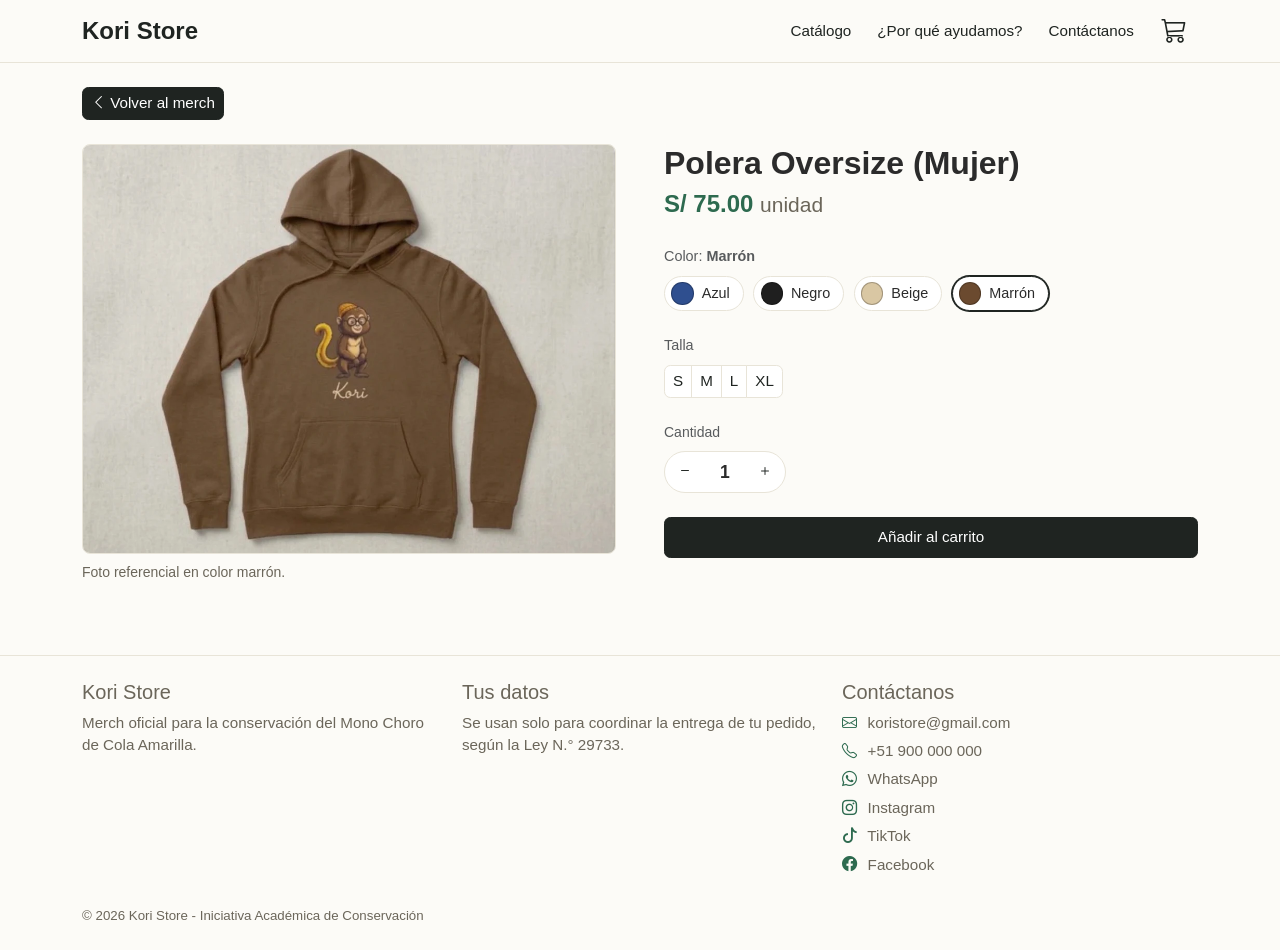
<file: producto-polera-mujer.html>
<!DOCTYPE html>
<html lang="es">
<head>
  <meta charset="UTF-8">
  <meta name="viewport" content="width=device-width, initial-scale=1">
  <title>Kori Store | Polera Oversize (Mujer)</title>
  <!-- 1. Estilos de Bootstrap 5.3.8 -->
  <link rel="stylesheet"
    href="https://cdn.jsdelivr.net/npm/bootstrap@5.3.8/dist/css/bootstrap.min.css"
    integrity="sha384-sRIl4kxILFvY47J16cr9ZwB07vP4J8+LH7qKQnuqkuIAvNWLzeN8tE5YBujZqJLB"
    crossorigin="anonymous">
  <!-- 2. Estilos propios de la marca, siempre después -->
  <link rel="stylesheet" href="https://cdn.jsdelivr.net/npm/bootstrap-icons@1.11.3/font/bootstrap-icons.min.css">
  <link rel="stylesheet" href="STYLE/marca.css">
  <!-- 3. JavaScript de Bootstrap y el propio -->
  <script
    src="https://cdn.jsdelivr.net/npm/bootstrap@5.3.8/dist/js/bootstrap.bundle.min.js"
    integrity="sha384-FKyoEForCGlyvwx9Hj09JcYn3nv7wiPVlz7YYwJrWVcXK/BmnVDxM+D2scQbITxI"
    crossorigin="anonymous" defer></script>
  <script src="JSS/producto.js" defer></script>
  <script src="JSS/nav-carrito.js" defer></script>
</head>
<body>

  <!-- Barra de navegación -->
  <nav class="navbar navbar-expand-md navbar-light border-bottom">
    <div class="container">
      <a class="navbar-brand fw-bold fs-4" href="index.html">Kori Store</a>
      <button class="navbar-toggler" type="button"
              data-bs-toggle="collapse" data-bs-target="#menu"
              aria-controls="menu" aria-expanded="false" aria-label="Abrir menú">
        <span class="navbar-toggler-icon"></span>
      </button>
      <div class="collapse navbar-collapse" id="menu">
        <ul class="navbar-nav ms-auto gap-2 py-2 py-md-0 align-items-md-center">
          <li class="nav-item"><a class="btn btn-ghost btn-sm" href="catalogo.html">Catálogo</a></li>
          <li class="nav-item"><a class="btn btn-ghost btn-sm" href="impacto.html">¿Por qué ayudamos?</a></li>
          <li class="nav-item"><a class="btn btn-ghost btn-sm" href="#contacto">Contáctanos</a></li>
          <li class="nav-item"><a class="btn btn-ghost btn-sm btn-carrito" href="carrito.html" aria-label="Carrito de compras" title="Carrito"><i class="bi bi-cart3" aria-hidden="true"></i><span class="carrito-contador" id="carrito-contador" hidden>0</span><span class="d-md-none ms-2">Carrito</span></a></li>
        </ul>
      </div>
    </div>
  </nav>

  <main class="container py-4">
    <p class="mb-4"><a class="btn btn-marca btn-sm" href="index.html#merch"><i class="bi bi-chevron-left" aria-hidden="true"></i> Volver al merch</a></p>

    <article class="producto-detalle row g-4 g-lg-5 align-items-start" data-nombre="Polera Oversize Mujer Kori" data-precio="75.00" data-tipo="ropa">
      <div class="col-md-6">
        <img src="IMG/POLERA MUJER.png" id="foto-producto" class="img-fluid rounded-3 foto-detalle" alt="Polera oversize para mujer con ilustración del mono choro">
       <p class="small texto-suave mt-2 mb-0" id="nota-foto">Foto referencial en color marrón.</p>
      </div>
      <div class="col-md-6">
        <h1 class="h2 fw-semibold mb-1">Polera Oversize (Mujer)</h1>
        <p class="fs-4 mb-0"><span class="precio">S/ 75.00</span> <span class="small texto-suave">unidad</span></p>

          <fieldset class="opcion mt-4">
            <legend class="small text-body-secondary mb-2">Color: <strong id="color-elegido">Marrón</strong></legend>
          <div class="color-grupo" role="group" aria-label="Elige tu color">
            <input type="radio" class="btn-check" name="color" id="color-azul" value="Azul" data-img="IMG/POLERA_MUJER_Azul.png"
              autocomplete="off">
            <label class="color-opcion" for="color-azul" title="Azul"><span class="color-bola"
                style="background:#2f4f8f"></span><span class="color-nombre">Azul</span></label>
            <input type="radio" class="btn-check" name="color" id="color-negro" value="Negro"
              data-img="IMG/POLERA_MUJER_Negro.png" autocomplete="off">
            <label class="color-opcion" for="color-negro" title="Negro"><span class="color-bola"
                style="background:#1f1f1f"></span><span class="color-nombre">Negro</span></label>
            <input type="radio" class="btn-check" name="color" id="color-beige" value="Beige"
              data-img="IMG/POLERA_MUJER_Beige.png" autocomplete="off">
            <label class="color-opcion" for="color-beige" title="Beige"><span class="color-bola"
                style="background:#d9c7a3"></span><span class="color-nombre">Beige</span></label>
            <input type="radio" class="btn-check" name="color" id="color-marron" value="Marrón" data-img="IMG/POLERA%20MUJER.png"
              autocomplete="off" checked>
            <label class="color-opcion" for="color-marron" title="Marrón"><span class="color-bola"
                style="background:#6b4a2f"></span><span class="color-nombre">Marrón</span></label>
          </div>
          </fieldset>

          <fieldset class="tallas opcion mt-4">
            <legend class="small text-body-secondary mb-2">Talla</legend>
            <div class="btn-group" role="group" aria-label="Elige tu talla">
                <input type="radio" class="btn-check" name="talla" id="talla-S" value="S" autocomplete="off">
                <label class="btn btn-talla btn-sm" for="talla-S">S</label>
                <input type="radio" class="btn-check" name="talla" id="talla-M" value="M" autocomplete="off">
                <label class="btn btn-talla btn-sm" for="talla-M">M</label>
                <input type="radio" class="btn-check" name="talla" id="talla-L" value="L" autocomplete="off">
                <label class="btn btn-talla btn-sm" for="talla-L">L</label>
                <input type="radio" class="btn-check" name="talla" id="talla-XL" value="XL" autocomplete="off">
                <label class="btn btn-talla btn-sm" for="talla-XL">XL</label>
            </div>
            <span class="error-msg error-talla" aria-live="polite"></span>
          </fieldset>

        <div class="opcion mt-4">
          <p class="small text-body-secondary mb-2" id="etq-cantidad">Cantidad</p>
          <div class="stepper" role="group" aria-labelledby="etq-cantidad">
            <button type="button" class="stepper-btn" id="cant-menos" aria-label="Quitar una unidad"><i class="bi bi-dash" aria-hidden="true"></i></button>
            <output class="stepper-valor" id="cant-valor" aria-live="polite">1</output>
            <button type="button" class="stepper-btn" id="cant-mas" aria-label="Añadir una unidad"><i class="bi bi-plus" aria-hidden="true"></i></button>
          </div>
        </div>

        <button type="button" class="btn btn-marca btn-lg w-100 mt-4 btn-anadir" id="btn-anadir-producto">Añadir al carrito</button>
      </div>
    </article>
  </main>

  <!-- Pie de página -->
  <footer id="contacto" class="border-top py-4 mt-5">
    <div class="container">
      <div class="row g-4">
        <div class="col-md-4">
          <h2 class="h5">Kori Store</h2>
          <p class="texto-suave mb-0">Merch oficial para la conservación del Mono Choro de Cola Amarilla.</p>
        </div>
        <div class="col-md-4">
          <h2 class="h5">Tus datos</h2>
          <p class="texto-suave mb-0">Se usan solo para coordinar la entrega de tu pedido, según la Ley N.° 29733.</p>
        </div>
        <div class="col-md-4">
          <h2 class="h5">Contáctanos</h2>
          <ul class="list-unstyled texto-suave contacto-lista mb-0">
            <li><a href="mailto:koristore@gmail.com"><i class="bi bi-envelope" aria-hidden="true"></i> koristore@gmail.com</a></li>
            <li><a href="tel:+51900000000"><i class="bi bi-telephone" aria-hidden="true"></i> +51 900 000 000</a></li>
            <li><a href="https://wa.me/51900000000" target="_blank" rel="noopener"><i class="bi bi-whatsapp" aria-hidden="true"></i> WhatsApp</a></li>
            <li><a href="https://www.instagram.com/koristore" target="_blank" rel="noopener"><i class="bi bi-instagram" aria-hidden="true"></i> Instagram</a></li>
            <li><a href="https://www.tiktok.com/@koristore" target="_blank" rel="noopener"><i class="bi bi-tiktok" aria-hidden="true"></i> TikTok</a></li>
            <li><a href="https://www.facebook.com/koristore" target="_blank" rel="noopener"><i class="bi bi-facebook" aria-hidden="true"></i> Facebook</a></li>
          </ul>
        </div>
      </div>
      <p class="texto-suave small mt-4 mb-0">&copy; 2026 Kori Store - Iniciativa Académica de Conservación</p>
    </div>
  </footer>

</body>
</html>
</file>
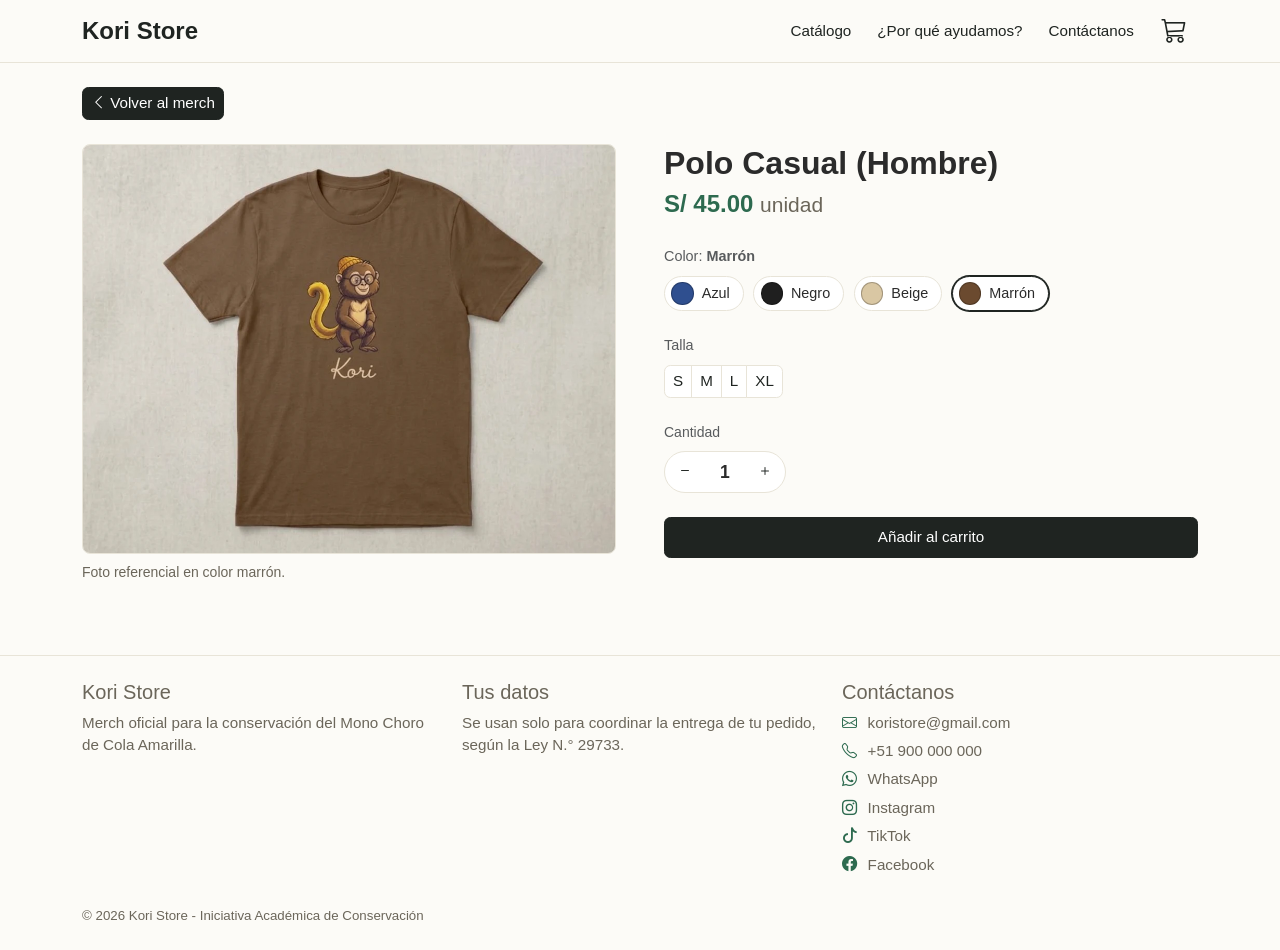
<file: producto-polo-hombre.html>
<!DOCTYPE html>
<html lang="es">
<head>
  <meta charset="UTF-8">
  <meta name="viewport" content="width=device-width, initial-scale=1">
  <title>Kori Store | Polo Casual (Hombre)</title>
  <!-- 1. Estilos de Bootstrap 5.3.8 -->
  <link rel="stylesheet"
    href="https://cdn.jsdelivr.net/npm/bootstrap@5.3.8/dist/css/bootstrap.min.css"
    integrity="sha384-sRIl4kxILFvY47J16cr9ZwB07vP4J8+LH7qKQnuqkuIAvNWLzeN8tE5YBujZqJLB"
    crossorigin="anonymous">
  <!-- 2. Estilos propios de la marca, siempre después -->
  <link rel="stylesheet" href="https://cdn.jsdelivr.net/npm/bootstrap-icons@1.11.3/font/bootstrap-icons.min.css">
  <link rel="stylesheet" href="STYLE/marca.css">
  <!-- 3. JavaScript de Bootstrap y el propio -->
  <script
    src="https://cdn.jsdelivr.net/npm/bootstrap@5.3.8/dist/js/bootstrap.bundle.min.js"
    integrity="sha384-FKyoEForCGlyvwx9Hj09JcYn3nv7wiPVlz7YYwJrWVcXK/BmnVDxM+D2scQbITxI"
    crossorigin="anonymous" defer></script>
  <script src="JSS/producto.js" defer></script>
  <script src="JSS/nav-carrito.js" defer></script>
</head>
<body>

  <!-- Barra de navegación -->
  <nav class="navbar navbar-expand-md navbar-light border-bottom">
    <div class="container">
      <a class="navbar-brand fw-bold fs-4" href="index.html">Kori Store</a>
      <button class="navbar-toggler" type="button"
              data-bs-toggle="collapse" data-bs-target="#menu"
              aria-controls="menu" aria-expanded="false" aria-label="Abrir menú">
        <span class="navbar-toggler-icon"></span>
      </button>
      <div class="collapse navbar-collapse" id="menu">
        <ul class="navbar-nav ms-auto gap-2 py-2 py-md-0 align-items-md-center">
          <li class="nav-item"><a class="btn btn-ghost btn-sm" href="catalogo.html">Catálogo</a></li>
          <li class="nav-item"><a class="btn btn-ghost btn-sm" href="impacto.html">¿Por qué ayudamos?</a></li>
          <li class="nav-item"><a class="btn btn-ghost btn-sm" href="#contacto">Contáctanos</a></li>
          <li class="nav-item"><a class="btn btn-ghost btn-sm btn-carrito" href="carrito.html" aria-label="Carrito de compras" title="Carrito"><i class="bi bi-cart3" aria-hidden="true"></i><span class="carrito-contador" id="carrito-contador" hidden>0</span><span class="d-md-none ms-2">Carrito</span></a></li>
        </ul>
      </div>
    </div>
  </nav>

  <main class="container py-4">
    <p class="mb-4"><a class="btn btn-marca btn-sm" href="index.html#merch"><i class="bi bi-chevron-left" aria-hidden="true"></i> Volver al merch</a></p>

    <article class="producto-detalle row g-4 g-lg-5 align-items-start" data-nombre="Polo Casual Hombre Kori" data-precio="45.00" data-tipo="ropa">
      <div class="col-md-6">
        <img src="IMG/POLO HOMBRE.png" id="foto-producto" class="img-fluid rounded-3 foto-detalle" alt="Polo de algodón para hombre">
  <p class="small texto-suave mt-2 mb-0" id="nota-foto">Foto referencial en color marrón.</p>
      </div>
      <div class="col-md-6">
        <h1 class="h2 fw-semibold mb-1">Polo Casual (Hombre)</h1>
        <p class="fs-4 mb-0"><span class="precio">S/ 45.00</span> <span class="small texto-suave">unidad</span></p>

          <fieldset class="opcion mt-4">
            <legend class="small text-body-secondary mb-2">Color: <strong id="color-elegido">Marrón</strong></legend>
        <div class="color-grupo" role="group" aria-label="Elige tu color">
          <input type="radio" class="btn-check" name="color" id="color-azul" value="Azul" data-img="IMG/POLO_HOMBRE_Azul.png"
            autocomplete="off">
          <label class="color-opcion" for="color-azul" title="Azul"><span class="color-bola"
              style="background:#2f4f8f"></span><span class="color-nombre">Azul</span></label>
          <input type="radio" class="btn-check" name="color" id="color-negro" value="Negro" data-img="IMG/POLO_HOMBRE_Negro.png"
            autocomplete="off">
          <label class="color-opcion" for="color-negro" title="Negro"><span class="color-bola"
              style="background:#1f1f1f"></span><span class="color-nombre">Negro</span></label>
          <input type="radio" class="btn-check" name="color" id="color-beige" value="Beige" data-img="IMG/POLO_HOMBRE_Beige.png"
            autocomplete="off">
          <label class="color-opcion" for="color-beige" title="Beige"><span class="color-bola"
              style="background:#d9c7a3"></span><span class="color-nombre">Beige</span></label>
          <input type="radio" class="btn-check" name="color" id="color-marron" value="Marrón" data-img="IMG/POLO%20HOMBRE.png"
            autocomplete="off" checked>
          <label class="color-opcion" for="color-marron" title="Marrón"><span class="color-bola"
              style="background:#6b4a2f"></span><span class="color-nombre">Marrón</span></label>
        </div>
          </fieldset>

          <fieldset class="tallas opcion mt-4">
            <legend class="small text-body-secondary mb-2">Talla</legend>
            <div class="btn-group" role="group" aria-label="Elige tu talla">
                <input type="radio" class="btn-check" name="talla" id="talla-S" value="S" autocomplete="off">
                <label class="btn btn-talla btn-sm" for="talla-S">S</label>
                <input type="radio" class="btn-check" name="talla" id="talla-M" value="M" autocomplete="off">
                <label class="btn btn-talla btn-sm" for="talla-M">M</label>
                <input type="radio" class="btn-check" name="talla" id="talla-L" value="L" autocomplete="off">
                <label class="btn btn-talla btn-sm" for="talla-L">L</label>
                <input type="radio" class="btn-check" name="talla" id="talla-XL" value="XL" autocomplete="off">
                <label class="btn btn-talla btn-sm" for="talla-XL">XL</label>
            </div>
            <span class="error-msg error-talla" aria-live="polite"></span>
          </fieldset>

        <div class="opcion mt-4">
          <p class="small text-body-secondary mb-2" id="etq-cantidad">Cantidad</p>
          <div class="stepper" role="group" aria-labelledby="etq-cantidad">
            <button type="button" class="stepper-btn" id="cant-menos" aria-label="Quitar una unidad"><i class="bi bi-dash" aria-hidden="true"></i></button>
            <output class="stepper-valor" id="cant-valor" aria-live="polite">1</output>
            <button type="button" class="stepper-btn" id="cant-mas" aria-label="Añadir una unidad"><i class="bi bi-plus" aria-hidden="true"></i></button>
          </div>
        </div>

        <button type="button" class="btn btn-marca btn-lg w-100 mt-4 btn-anadir" id="btn-anadir-producto">Añadir al carrito</button>
      </div>
    </article>
  </main>

  <!-- Pie de página -->
  <footer id="contacto" class="border-top py-4 mt-5">
    <div class="container">
      <div class="row g-4">
        <div class="col-md-4">
          <h2 class="h5">Kori Store</h2>
          <p class="texto-suave mb-0">Merch oficial para la conservación del Mono Choro de Cola Amarilla.</p>
        </div>
        <div class="col-md-4">
          <h2 class="h5">Tus datos</h2>
          <p class="texto-suave mb-0">Se usan solo para coordinar la entrega de tu pedido, según la Ley N.° 29733.</p>
        </div>
        <div class="col-md-4">
          <h2 class="h5">Contáctanos</h2>
          <ul class="list-unstyled texto-suave contacto-lista mb-0">
            <li><a href="mailto:koristore@gmail.com"><i class="bi bi-envelope" aria-hidden="true"></i> koristore@gmail.com</a></li>
            <li><a href="tel:+51900000000"><i class="bi bi-telephone" aria-hidden="true"></i> +51 900 000 000</a></li>
            <li><a href="https://wa.me/51900000000" target="_blank" rel="noopener"><i class="bi bi-whatsapp" aria-hidden="true"></i> WhatsApp</a></li>
            <li><a href="https://www.instagram.com/koristore" target="_blank" rel="noopener"><i class="bi bi-instagram" aria-hidden="true"></i> Instagram</a></li>
            <li><a href="https://www.tiktok.com/@koristore" target="_blank" rel="noopener"><i class="bi bi-tiktok" aria-hidden="true"></i> TikTok</a></li>
            <li><a href="https://www.facebook.com/koristore" target="_blank" rel="noopener"><i class="bi bi-facebook" aria-hidden="true"></i> Facebook</a></li>
          </ul>
        </div>
      </div>
      <p class="texto-suave small mt-4 mb-0">&copy; 2026 Kori Store - Iniciativa Académica de Conservación</p>
    </div>
  </footer>

</body>
</html>
</file>
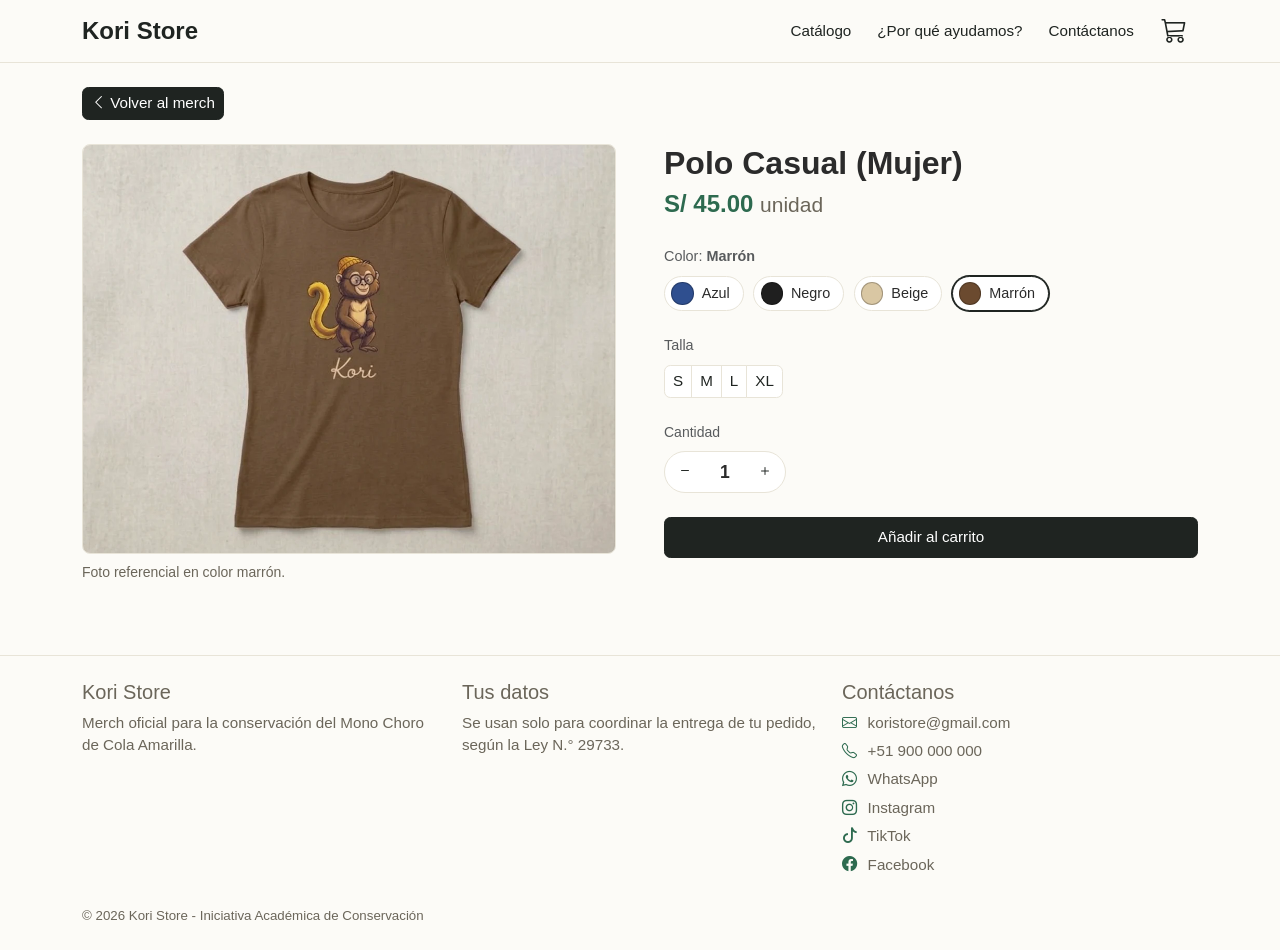
<file: producto-polo-mujer.html>
<!DOCTYPE html>
<html lang="es">
<head>
  <meta charset="UTF-8">
  <meta name="viewport" content="width=device-width, initial-scale=1">
  <title>Kori Store | Polo Casual (Mujer)</title>
  <!-- 1. Estilos de Bootstrap 5.3.8 -->
  <link rel="stylesheet"
    href="https://cdn.jsdelivr.net/npm/bootstrap@5.3.8/dist/css/bootstrap.min.css"
    integrity="sha384-sRIl4kxILFvY47J16cr9ZwB07vP4J8+LH7qKQnuqkuIAvNWLzeN8tE5YBujZqJLB"
    crossorigin="anonymous">
  <!-- 2. Estilos propios de la marca, siempre después -->
  <link rel="stylesheet" href="https://cdn.jsdelivr.net/npm/bootstrap-icons@1.11.3/font/bootstrap-icons.min.css">
  <link rel="stylesheet" href="STYLE/marca.css">
  <!-- 3. JavaScript de Bootstrap y el propio -->
  <script
    src="https://cdn.jsdelivr.net/npm/bootstrap@5.3.8/dist/js/bootstrap.bundle.min.js"
    integrity="sha384-FKyoEForCGlyvwx9Hj09JcYn3nv7wiPVlz7YYwJrWVcXK/BmnVDxM+D2scQbITxI"
    crossorigin="anonymous" defer></script>
  <script src="JSS/producto.js" defer></script>
  <script src="JSS/nav-carrito.js" defer></script>
</head>
<body>

  <!-- Barra de navegación -->
  <nav class="navbar navbar-expand-md navbar-light border-bottom">
    <div class="container">
      <a class="navbar-brand fw-bold fs-4" href="index.html">Kori Store</a>
      <button class="navbar-toggler" type="button"
              data-bs-toggle="collapse" data-bs-target="#menu"
              aria-controls="menu" aria-expanded="false" aria-label="Abrir menú">
        <span class="navbar-toggler-icon"></span>
      </button>
      <div class="collapse navbar-collapse" id="menu">
        <ul class="navbar-nav ms-auto gap-2 py-2 py-md-0 align-items-md-center">
          <li class="nav-item"><a class="btn btn-ghost btn-sm" href="catalogo.html">Catálogo</a></li>
          <li class="nav-item"><a class="btn btn-ghost btn-sm" href="impacto.html">¿Por qué ayudamos?</a></li>
          <li class="nav-item"><a class="btn btn-ghost btn-sm" href="#contacto">Contáctanos</a></li>
          <li class="nav-item"><a class="btn btn-ghost btn-sm btn-carrito" href="carrito.html" aria-label="Carrito de compras" title="Carrito"><i class="bi bi-cart3" aria-hidden="true"></i><span class="carrito-contador" id="carrito-contador" hidden>0</span><span class="d-md-none ms-2">Carrito</span></a></li>
        </ul>
      </div>
    </div>
  </nav>

  <main class="container py-4">
    <p class="mb-4"><a class="btn btn-marca btn-sm" href="index.html#merch"><i class="bi bi-chevron-left" aria-hidden="true"></i> Volver al merch</a></p>

    <article class="producto-detalle row g-4 g-lg-5 align-items-start" data-nombre="Polo Casual Mujer Kori" data-precio="45.00" data-tipo="ropa">
      <div class="col-md-6">
        <img src="IMG/POLO MUJER.png" id="foto-producto" class="img-fluid rounded-3 foto-detalle" alt="Polo de algodón para mujer">
       <p class="small texto-suave mt-2 mb-0" id="nota-foto">Foto referencial en color marrón.</p>
      </div>
      <div class="col-md-6">
        <h1 class="h2 fw-semibold mb-1">Polo Casual (Mujer)</h1>
        <p class="fs-4 mb-0"><span class="precio">S/ 45.00</span> <span class="small texto-suave">unidad</span></p>

          <fieldset class="opcion mt-4">
            <legend class="small text-body-secondary mb-2">Color: <strong id="color-elegido">Marrón</strong></legend>
        <div class="color-grupo" role="group" aria-label="Elige tu color">
          <input type="radio" class="btn-check" name="color" id="color-azul" value="Azul" data-img="IMG/POLO_MUJER_Azul.png"
            autocomplete="off">
          <label class="color-opcion" for="color-azul" title="Azul"><span class="color-bola"
              style="background:#2f4f8f"></span><span class="color-nombre">Azul</span></label>
          <input type="radio" class="btn-check" name="color" id="color-negro" value="Negro" data-img="IMG/POLO_MUJER_Negro.png"
            autocomplete="off">
          <label class="color-opcion" for="color-negro" title="Negro"><span class="color-bola"
              style="background:#1f1f1f"></span><span class="color-nombre">Negro</span></label>
          <input type="radio" class="btn-check" name="color" id="color-beige" value="Beige" data-img="IMG/POLO_MUJER_Beige.png"
            autocomplete="off">
          <label class="color-opcion" for="color-beige" title="Beige"><span class="color-bola"
              style="background:#d9c7a3"></span><span class="color-nombre">Beige</span></label>
          <input type="radio" class="btn-check" name="color" id="color-marron" value="Marrón" data-img="IMG/POLO%20MUJER.png"
            autocomplete="off" checked>
          <label class="color-opcion" for="color-marron" title="Marrón"><span class="color-bola"
              style="background:#6b4a2f"></span><span class="color-nombre">Marrón</span></label>
        </div>
          </fieldset>

          <fieldset class="tallas opcion mt-4">
            <legend class="small text-body-secondary mb-2">Talla</legend>
            <div class="btn-group" role="group" aria-label="Elige tu talla">
                <input type="radio" class="btn-check" name="talla" id="talla-S" value="S" autocomplete="off">
                <label class="btn btn-talla btn-sm" for="talla-S">S</label>
                <input type="radio" class="btn-check" name="talla" id="talla-M" value="M" autocomplete="off">
                <label class="btn btn-talla btn-sm" for="talla-M">M</label>
                <input type="radio" class="btn-check" name="talla" id="talla-L" value="L" autocomplete="off">
                <label class="btn btn-talla btn-sm" for="talla-L">L</label>
                <input type="radio" class="btn-check" name="talla" id="talla-XL" value="XL" autocomplete="off">
                <label class="btn btn-talla btn-sm" for="talla-XL">XL</label>
            </div>
            <span class="error-msg error-talla" aria-live="polite"></span>
          </fieldset>

        <div class="opcion mt-4">
          <p class="small text-body-secondary mb-2" id="etq-cantidad">Cantidad</p>
          <div class="stepper" role="group" aria-labelledby="etq-cantidad">
            <button type="button" class="stepper-btn" id="cant-menos" aria-label="Quitar una unidad"><i class="bi bi-dash" aria-hidden="true"></i></button>
            <output class="stepper-valor" id="cant-valor" aria-live="polite">1</output>
            <button type="button" class="stepper-btn" id="cant-mas" aria-label="Añadir una unidad"><i class="bi bi-plus" aria-hidden="true"></i></button>
          </div>
        </div>

        <button type="button" class="btn btn-marca btn-lg w-100 mt-4 btn-anadir" id="btn-anadir-producto">Añadir al carrito</button>
      </div>
    </article>
  </main>

  <!-- Pie de página -->
  <footer id="contacto" class="border-top py-4 mt-5">
    <div class="container">
      <div class="row g-4">
        <div class="col-md-4">
          <h2 class="h5">Kori Store</h2>
          <p class="texto-suave mb-0">Merch oficial para la conservación del Mono Choro de Cola Amarilla.</p>
        </div>
        <div class="col-md-4">
          <h2 class="h5">Tus datos</h2>
          <p class="texto-suave mb-0">Se usan solo para coordinar la entrega de tu pedido, según la Ley N.° 29733.</p>
        </div>
        <div class="col-md-4">
          <h2 class="h5">Contáctanos</h2>
          <ul class="list-unstyled texto-suave contacto-lista mb-0">
            <li><a href="mailto:koristore@gmail.com"><i class="bi bi-envelope" aria-hidden="true"></i> koristore@gmail.com</a></li>
            <li><a href="tel:+51900000000"><i class="bi bi-telephone" aria-hidden="true"></i> +51 900 000 000</a></li>
            <li><a href="https://wa.me/51900000000" target="_blank" rel="noopener"><i class="bi bi-whatsapp" aria-hidden="true"></i> WhatsApp</a></li>
            <li><a href="https://www.instagram.com/koristore" target="_blank" rel="noopener"><i class="bi bi-instagram" aria-hidden="true"></i> Instagram</a></li>
            <li><a href="https://www.tiktok.com/@koristore" target="_blank" rel="noopener"><i class="bi bi-tiktok" aria-hidden="true"></i> TikTok</a></li>
            <li><a href="https://www.facebook.com/koristore" target="_blank" rel="noopener"><i class="bi bi-facebook" aria-hidden="true"></i> Facebook</a></li>
          </ul>
        </div>
      </div>
      <p class="texto-suave small mt-4 mb-0">&copy; 2026 Kori Store - Iniciativa Académica de Conservación</p>
    </div>
  </footer>

</body>
</html>
</file>
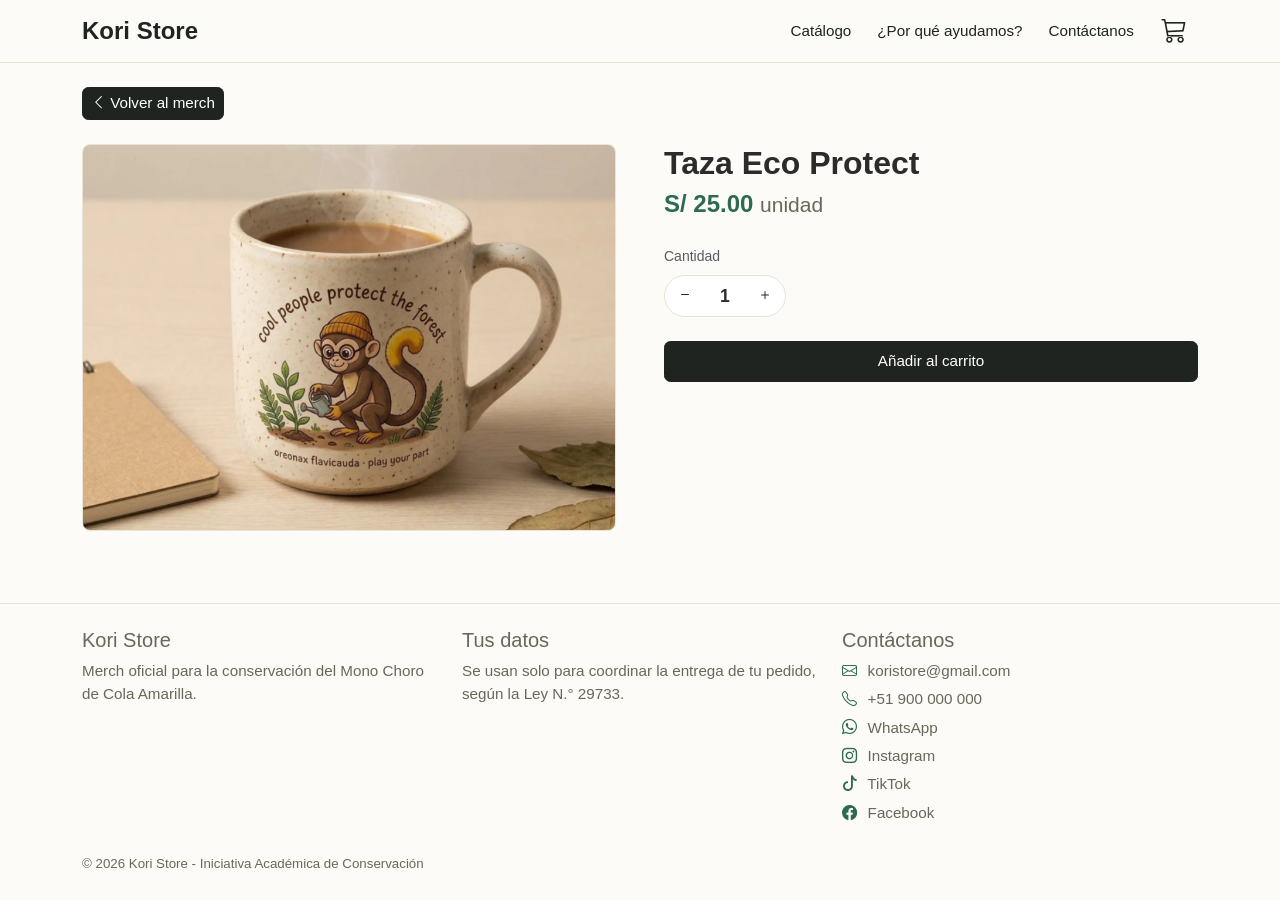
<file: producto-taza.html>
<!DOCTYPE html>
<html lang="es">
<head>
  <meta charset="UTF-8">
  <meta name="viewport" content="width=device-width, initial-scale=1">
  <title>Kori Store | Taza Eco Protect</title>
  <!-- 1. Estilos de Bootstrap 5.3.8 -->
  <link rel="stylesheet"
    href="https://cdn.jsdelivr.net/npm/bootstrap@5.3.8/dist/css/bootstrap.min.css"
    integrity="sha384-sRIl4kxILFvY47J16cr9ZwB07vP4J8+LH7qKQnuqkuIAvNWLzeN8tE5YBujZqJLB"
    crossorigin="anonymous">
  <!-- 2. Estilos propios de la marca, siempre después -->
  <link rel="stylesheet" href="https://cdn.jsdelivr.net/npm/bootstrap-icons@1.11.3/font/bootstrap-icons.min.css">
  <link rel="stylesheet" href="STYLE/marca.css">
  <!-- 3. JavaScript de Bootstrap y el propio -->
  <script
    src="https://cdn.jsdelivr.net/npm/bootstrap@5.3.8/dist/js/bootstrap.bundle.min.js"
    integrity="sha384-FKyoEForCGlyvwx9Hj09JcYn3nv7wiPVlz7YYwJrWVcXK/BmnVDxM+D2scQbITxI"
    crossorigin="anonymous" defer></script>
  <script src="JSS/producto.js" defer></script>
  <script src="JSS/nav-carrito.js" defer></script>
</head>
<body>

  <!-- Barra de navegación -->
  <nav class="navbar navbar-expand-md navbar-light border-bottom">
    <div class="container">
      <a class="navbar-brand fw-bold fs-4" href="index.html">Kori Store</a>
      <button class="navbar-toggler" type="button"
              data-bs-toggle="collapse" data-bs-target="#menu"
              aria-controls="menu" aria-expanded="false" aria-label="Abrir menú">
        <span class="navbar-toggler-icon"></span>
      </button>
      <div class="collapse navbar-collapse" id="menu">
        <ul class="navbar-nav ms-auto gap-2 py-2 py-md-0 align-items-md-center">
          <li class="nav-item"><a class="btn btn-ghost btn-sm" href="catalogo.html">Catálogo</a></li>
          <li class="nav-item"><a class="btn btn-ghost btn-sm" href="impacto.html">¿Por qué ayudamos?</a></li>
          <li class="nav-item"><a class="btn btn-ghost btn-sm" href="#contacto">Contáctanos</a></li>
          <li class="nav-item"><a class="btn btn-ghost btn-sm btn-carrito" href="carrito.html" aria-label="Carrito de compras" title="Carrito"><i class="bi bi-cart3" aria-hidden="true"></i><span class="carrito-contador" id="carrito-contador" hidden>0</span><span class="d-md-none ms-2">Carrito</span></a></li>
        </ul>
      </div>
    </div>
  </nav>

  <main class="container py-4">
    <p class="mb-4"><a class="btn btn-marca btn-sm" href="index.html#merch"><i class="bi bi-chevron-left" aria-hidden="true"></i> Volver al merch</a></p>

    <article class="producto-detalle row g-4 g-lg-5 align-items-start" data-nombre="Taza Eco Protect" data-precio="25.00" data-tipo="simple">
      <div class="col-md-6">
        <img src="IMG/TAZA.png" id="foto-producto" class="img-fluid rounded-3 foto-detalle" alt="Taza de cerámica ecológica con un mono regando una planta">
        
      </div>
      <div class="col-md-6">
        <h1 class="h2 fw-semibold mb-1">Taza Eco Protect</h1>
        <p class="fs-4 mb-0"><span class="precio">S/ 25.00</span> <span class="small texto-suave">unidad</span></p>

        <div class="opcion mt-4">
          <p class="small text-body-secondary mb-2" id="etq-cantidad">Cantidad</p>
          <div class="stepper" role="group" aria-labelledby="etq-cantidad">
            <button type="button" class="stepper-btn" id="cant-menos" aria-label="Quitar una unidad"><i class="bi bi-dash" aria-hidden="true"></i></button>
            <output class="stepper-valor" id="cant-valor" aria-live="polite">1</output>
            <button type="button" class="stepper-btn" id="cant-mas" aria-label="Añadir una unidad"><i class="bi bi-plus" aria-hidden="true"></i></button>
          </div>
        </div>

        <button type="button" class="btn btn-marca btn-lg w-100 mt-4 btn-anadir" id="btn-anadir-producto">Añadir al carrito</button>
      </div>
    </article>
  </main>

  <!-- Pie de página -->
  <footer id="contacto" class="border-top py-4 mt-5">
    <div class="container">
      <div class="row g-4">
        <div class="col-md-4">
          <h2 class="h5">Kori Store</h2>
          <p class="texto-suave mb-0">Merch oficial para la conservación del Mono Choro de Cola Amarilla.</p>
        </div>
        <div class="col-md-4">
          <h2 class="h5">Tus datos</h2>
          <p class="texto-suave mb-0">Se usan solo para coordinar la entrega de tu pedido, según la Ley N.° 29733.</p>
        </div>
        <div class="col-md-4">
          <h2 class="h5">Contáctanos</h2>
          <ul class="list-unstyled texto-suave contacto-lista mb-0">
            <li><a href="mailto:koristore@gmail.com"><i class="bi bi-envelope" aria-hidden="true"></i> koristore@gmail.com</a></li>
            <li><a href="tel:+51900000000"><i class="bi bi-telephone" aria-hidden="true"></i> +51 900 000 000</a></li>
            <li><a href="https://wa.me/51900000000" target="_blank" rel="noopener"><i class="bi bi-whatsapp" aria-hidden="true"></i> WhatsApp</a></li>
            <li><a href="https://www.instagram.com/koristore" target="_blank" rel="noopener"><i class="bi bi-instagram" aria-hidden="true"></i> Instagram</a></li>
            <li><a href="https://www.tiktok.com/@koristore" target="_blank" rel="noopener"><i class="bi bi-tiktok" aria-hidden="true"></i> TikTok</a></li>
            <li><a href="https://www.facebook.com/koristore" target="_blank" rel="noopener"><i class="bi bi-facebook" aria-hidden="true"></i> Facebook</a></li>
          </ul>
        </div>
      </div>
      <p class="texto-suave small mt-4 mb-0">&copy; 2026 Kori Store - Iniciativa Académica de Conservación</p>
    </div>
  </footer>

</body>
</html>
</file>
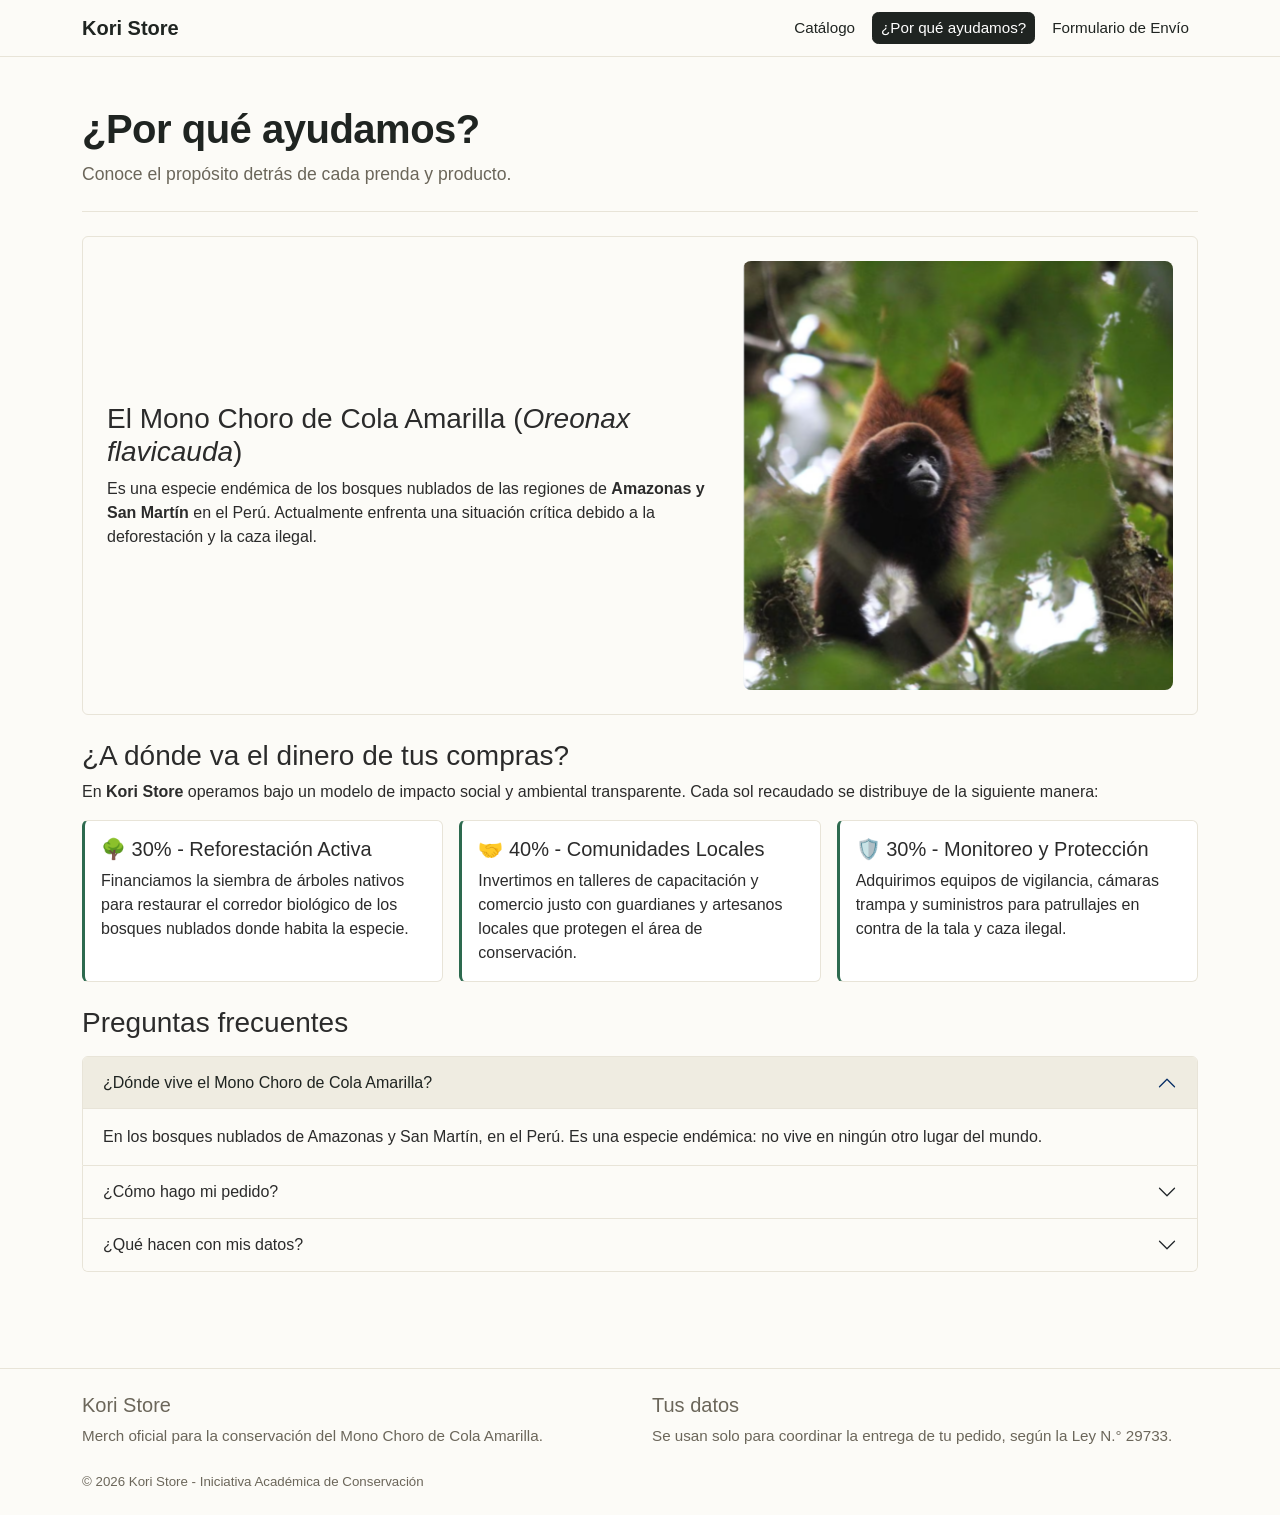
<file: KoriStore-main/impacto.html>
<!DOCTYPE html>
<html lang="es">
<head>
  <meta charset="UTF-8">
  <meta name="viewport" content="width=device-width, initial-scale=1">
  <title>Kori Store | ¿Por qué ayudamos?</title>
  <link rel="stylesheet"
    href="https://cdn.jsdelivr.net/npm/bootstrap@5.3.8/dist/css/bootstrap.min.css"
    integrity="sha384-sRIl4kxILFvY47J16cr9ZwB07vP4J8+LH7qKQnuqkuIAvNWLzeN8tE5YBujZqJLB"
    crossorigin="anonymous">
  <link rel="stylesheet" href="STYLE/marca.css">
  <script
    src="https://cdn.jsdelivr.net/npm/bootstrap@5.3.8/dist/js/bootstrap.bundle.min.js"
    integrity="sha384-FKyoEForCGlyvwx9Hj09JcYn3nv7wiPVlz7YYwJrWVcXK/BmnVDxM+D2scQbITxI"
    crossorigin="anonymous" defer></script>
</head>
<body>

  <!-- Barra de navegación -->
  <nav class="navbar navbar-expand-md navbar-light border-bottom">
    <div class="container">
      <a class="navbar-brand fw-bold" href="index.html">Kori Store</a>
      <button class="navbar-toggler" type="button"
              data-bs-toggle="collapse" data-bs-target="#menu"
              aria-controls="menu" aria-expanded="false" aria-label="Abrir menú">
        <span class="navbar-toggler-icon"></span>
      </button>
      <div class="collapse navbar-collapse" id="menu">
        <ul class="navbar-nav ms-auto gap-2 py-2 py-md-0 align-items-md-center">
          <li class="nav-item"><a class="btn btn-ghost btn-sm" href="index.html">Catálogo</a></li>
          <li class="nav-item"><a class="btn btn-marca btn-sm" aria-current="page" href="impacto.html">¿Por qué ayudamos?</a></li>
          <li class="nav-item"><a class="btn btn-ghost btn-sm" href="pedidos.html">Formulario de Envío</a></li>
        </ul>
      </div>
    </div>
  </nav>

  <main class="container py-4">

    <section class="py-4 mb-4 border-bottom hero">
      <h1 class="display-6 fw-semibold">¿Por qué ayudamos?</h1>
      <p class="lead mb-0">Conoce el propósito detrás de cada prenda y producto.</p>
    </section>

    <!-- Historia de la especie -->
    <section class="card p-4 mb-4" aria-labelledby="titulo-especie">
      <div class="row align-items-center g-4">
        <div class="col-md-7">
          <h2 id="titulo-especie" class="h3">El Mono Choro de Cola Amarilla (<em>Oreonax flavicauda</em>)</h2>
          <p class="mb-0">Es una especie endémica de los bosques nublados de las regiones de <strong>Amazonas y San Martín</strong> en el Perú. Actualmente enfrenta una situación crítica debido a la deforestación y la caza ilegal.</p>
        </div>
        <div class="col-md-5 text-center">
          <img src="IMG/MONO1.png" class="img-fluid rounded-3"
               alt="Infografía indicando que el mono choro está en peligro de extinción y su población se redujo a más del 80 por ciento">
        </div>
      </div>
    </section>

    <!-- Destino de los fondos -->
    <section class="mb-4" aria-labelledby="titulo-fondos">
      <h2 id="titulo-fondos" class="h3">¿A dónde va el dinero de tus compras?</h2>
      <p>En <strong>Kori Store</strong> operamos bajo un modelo de impacto social y ambiental transparente. Cada sol recaudado se distribuye de la siguiente manera:</p>
      <div class="row row-cols-1 row-cols-md-3 g-3">
        <div class="col">
          <div class="card tarjeta-fondo h-100">
            <div class="card-body">
              <h3 class="card-title h5">🌳 30% - Reforestación Activa</h3>
              <p class="card-text">Financiamos la siembra de árboles nativos para restaurar el corredor biológico de los bosques nublados donde habita la especie.</p>
            </div>
          </div>
        </div>
        <div class="col">
          <div class="card tarjeta-fondo h-100">
            <div class="card-body">
              <h3 class="card-title h5">🤝 40% - Comunidades Locales</h3>
              <p class="card-text">Invertimos en talleres de capacitación y comercio justo con guardianes y artesanos locales que protegen el área de conservación.</p>
            </div>
          </div>
        </div>
        <div class="col">
          <div class="card tarjeta-fondo h-100">
            <div class="card-body">
              <h3 class="card-title h5">🛡️ 30% - Monitoreo y Protección</h3>
              <p class="card-text">Adquirimos equipos de vigilancia, cámaras trampa y suministros para patrullajes en contra de la tala y caza ilegal.</p>
            </div>
          </div>
        </div>
      </div>
    </section>

    <!-- Preguntas frecuentes (acordeón) -->
    <section class="mb-4" aria-labelledby="titulo-faq">
      <h2 id="titulo-faq" class="h3 mb-3">Preguntas frecuentes</h2>
      <div class="accordion" id="faq">

        <div class="accordion-item">
          <h3 class="accordion-header">
            <button class="accordion-button" type="button" data-bs-toggle="collapse"
                    data-bs-target="#faq1" aria-expanded="true" aria-controls="faq1">
              ¿Dónde vive el Mono Choro de Cola Amarilla?
            </button>
          </h3>
          <div id="faq1" class="accordion-collapse collapse show" data-bs-parent="#faq">
            <div class="accordion-body">En los bosques nublados de Amazonas y San Martín, en el Perú. Es una especie endémica: no vive en ningún otro lugar del mundo.</div>
          </div>
        </div>

        <div class="accordion-item">
          <h3 class="accordion-header">
            <button class="accordion-button collapsed" type="button" data-bs-toggle="collapse"
                    data-bs-target="#faq2" aria-expanded="false" aria-controls="faq2">
              ¿Cómo hago mi pedido?
            </button>
          </h3>
          <div id="faq2" class="accordion-collapse collapse" data-bs-parent="#faq">
            <div class="accordion-body">Añade productos al carrito desde el <a href="index.html">catálogo</a>, pulsa «Proceder al Formulario» y completa tus datos de envío.</div>
          </div>
        </div>

        <div class="accordion-item">
          <h3 class="accordion-header">
            <button class="accordion-button collapsed" type="button" data-bs-toggle="collapse"
                    data-bs-target="#faq3" aria-expanded="false" aria-controls="faq3">
              ¿Qué hacen con mis datos?
            </button>
          </h3>
          <div id="faq3" class="accordion-collapse collapse" data-bs-parent="#faq">
            <div class="accordion-body">Se usan exclusivamente para la gestión y entrega de tu pedido, y se tratan de forma confidencial según la Ley N.° 29733.</div>
          </div>
        </div>

      </div>
    </section>
  </main>

  <!-- Pie de página en tres columnas -->
  <footer class="border-top py-4 mt-5">
    <div class="container">
      <div class="row g-4">
        <div class="col-md-6">
          <h2 class="h5">Kori Store</h2>
          <p class="texto-suave mb-0">Merch oficial para la conservación del Mono Choro de Cola Amarilla.</p>
        </div>
        <div class="col-md-6">
          <h2 class="h5">Tus datos</h2>
          <p class="texto-suave mb-0">Se usan solo para coordinar la entrega de tu pedido, según la Ley N.° 29733.</p>
        </div>
      </div>
      <p class="texto-suave small mt-4 mb-0">&copy; 2026 Kori Store - Iniciativa Académica de Conservación</p>
    </div>
  </footer>

</body>
</html>
</file>
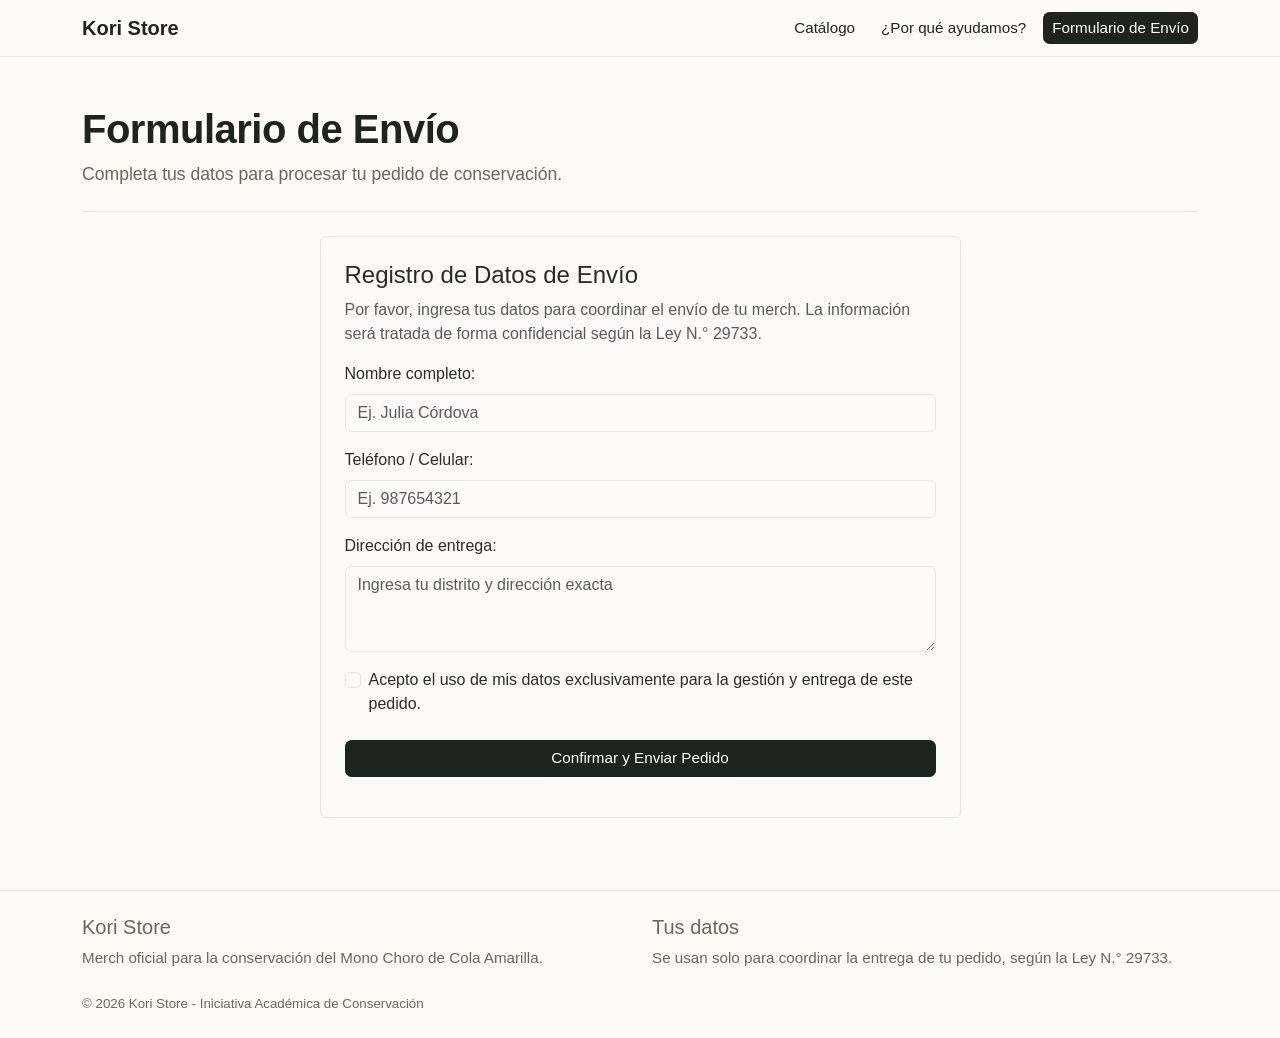
<file: KoriStore-main/pedidos.html>
<!DOCTYPE html>
<html lang="es">
<head>
  <meta charset="UTF-8">
  <meta name="viewport" content="width=device-width, initial-scale=1">
  <title>Kori Store | Formulario de Pedido</title>
  <link rel="stylesheet"
    href="https://cdn.jsdelivr.net/npm/bootstrap@5.3.8/dist/css/bootstrap.min.css"
    integrity="sha384-sRIl4kxILFvY47J16cr9ZwB07vP4J8+LH7qKQnuqkuIAvNWLzeN8tE5YBujZqJLB"
    crossorigin="anonymous">
  <link rel="stylesheet" href="STYLE/marca.css">
  <script
    src="https://cdn.jsdelivr.net/npm/bootstrap@5.3.8/dist/js/bootstrap.bundle.min.js"
    integrity="sha384-FKyoEForCGlyvwx9Hj09JcYn3nv7wiPVlz7YYwJrWVcXK/BmnVDxM+D2scQbITxI"
    crossorigin="anonymous" defer></script>
</head>
<body>

  <!-- Barra de navegación -->
  <nav class="navbar navbar-expand-md navbar-light border-bottom">
    <div class="container">
      <a class="navbar-brand fw-bold" href="index.html">Kori Store</a>
      <button class="navbar-toggler" type="button"
              data-bs-toggle="collapse" data-bs-target="#menu"
              aria-controls="menu" aria-expanded="false" aria-label="Abrir menú">
        <span class="navbar-toggler-icon"></span>
      </button>
      <div class="collapse navbar-collapse" id="menu">
        <ul class="navbar-nav ms-auto gap-2 py-2 py-md-0 align-items-md-center">
          <li class="nav-item"><a class="btn btn-ghost btn-sm" href="index.html">Catálogo</a></li>
          <li class="nav-item"><a class="btn btn-ghost btn-sm" href="impacto.html">¿Por qué ayudamos?</a></li>
          <li class="nav-item"><a class="btn btn-marca btn-sm" aria-current="page" href="pedidos.html">Formulario de Envío</a></li>
        </ul>
      </div>
    </div>
  </nav>

  <main class="container py-4">
    <section class="py-4 mb-4 border-bottom hero">
      <h1 class="display-6 fw-semibold">Formulario de Envío</h1>
      <p class="lead mb-0">Completa tus datos para procesar tu pedido de conservación.</p>
    </section>

    <div class="row justify-content-center">
      <div class="col-12 col-md-10 col-lg-7">
        <div class="card p-3 p-md-4">
          <h2 class="h4">Registro de Datos de Envío</h2>
          <p class="text-body-secondary">Por favor, ingresa tus datos para coordinar el envío de tu merch. La información será tratada de forma confidencial según la Ley N.° 29733.</p>

          <form id="form-pedido" novalidate>

            <div class="mb-3">
              <label for="nombre" class="form-label">Nombre completo:</label>
              <input type="text" class="form-control" id="nombre" name="nombre"
                     placeholder="Ej. Julia Córdova" required aria-describedby="error-nombre">
              <span id="error-nombre" class="error-msg" aria-live="polite"></span>
            </div>

            <div class="mb-3">
              <label for="telefono" class="form-label">Teléfono / Celular:</label>
              <input type="tel" class="form-control" id="telefono" name="telefono"
                     placeholder="Ej. 987654321" required aria-describedby="error-telefono">
              <span id="error-telefono" class="error-msg" aria-live="polite"></span>
            </div>

            <div class="mb-3">
              <label for="direccion" class="form-label">Dirección de entrega:</label>
              <textarea class="form-control" id="direccion" name="direccion" rows="3"
                        placeholder="Ingresa tu distrito y dirección exacta" required
                        aria-describedby="error-direccion"></textarea>
              <span id="error-direccion" class="error-msg" aria-live="polite"></span>
            </div>

            <div class="form-check mb-4">
              <input class="form-check-input" type="checkbox" id="consentimiento"
                     name="consentimiento" required>
              <label class="form-check-label" for="consentimiento">Acepto el uso de mis datos exclusivamente para la gestión y entrega de este pedido.</label>
            </div>

            <button type="submit" class="btn btn-marca w-100">Confirmar y Enviar Pedido</button>
            <p id="mensaje-respuesta" class="mt-3 mb-0" role="status" aria-live="polite"></p>
          </form>
        </div>
      </div>
    </div>
  </main>

  <!-- Pie de página en tres columnas -->
  <footer class="border-top py-4 mt-5">
    <div class="container">
      <div class="row g-4">
        <div class="col-md-6">
          <h2 class="h5">Kori Store</h2>
          <p class="texto-suave mb-0">Merch oficial para la conservación del Mono Choro de Cola Amarilla.</p>
        </div>
        <div class="col-md-6">
          <h2 class="h5">Tus datos</h2>
          <p class="texto-suave mb-0">Se usan solo para coordinar la entrega de tu pedido, según la Ley N.° 29733.</p>
        </div>
      </div>
      <p class="texto-suave small mt-4 mb-0">&copy; 2026 Kori Store - Iniciativa Académica de Conservación</p>
    </div>
  </footer>

</body>
</html>
</file>
<file: STYLE/marca.css>
/* ==========================================
   KORI STORE - marca.css  (versión minimalista)
   Se carga DESPUÉS de Bootstrap y solo cambia sus variables --bs-*.
   Una sola paleta: tinta oscura + verde de acento sobre crema.
   ========================================== */

/* ===== 1. Paleta ===== */
:root {
  --tinta: #1f2421;
  --verde: #2d6a4f;
  --muted: #6b665a;            /* 5.4:1 sobre crema */
  --linea: #e8e4d8;
  --hover: #efece1;
  --bs-body-bg: #fcfbf7;
  --bs-body-color: #2b2b2b;
  --bs-body-font-family: 'Segoe UI', Tahoma, Geneva, Verdana, sans-serif;
  --bs-border-color: var(--linea);
  --bs-link-color: var(--verde);
  --bs-link-hover-color: var(--tinta);
}

h1, h2, h3, h4, h5 { color: var(--tinta); }

/* ===== 2. Botones: planos, de bordes suaves ===== */
.btn {
  --bs-btn-border-radius: 0.4rem;
  --bs-btn-font-weight: 500;
  --bs-btn-font-size: 0.95rem;
  box-shadow: none;
}

/* Principal: tinta sólida, hover verde */
.btn-marca {
  --bs-btn-color: #ffffff;
  --bs-btn-bg: var(--tinta);
  --bs-btn-border-color: var(--tinta);
  --bs-btn-hover-color: #ffffff;
  --bs-btn-hover-bg: var(--verde);
  --bs-btn-hover-border-color: var(--verde);
  --bs-btn-active-color: #ffffff;
  --bs-btn-active-bg: var(--verde);
  --bs-btn-active-border-color: var(--verde);
  --bs-btn-focus-shadow-rgb: 31, 36, 33;
}

/* Secundario: texto sin borde, fondo suave al pasar el mouse */
.btn-ghost {
  --bs-btn-color: var(--tinta);
  --bs-btn-bg: transparent;
  --bs-btn-border-color: transparent;
  --bs-btn-hover-color: var(--tinta);
  --bs-btn-hover-bg: var(--hover);
  --bs-btn-hover-border-color: transparent;
  --bs-btn-active-color: var(--tinta);
  --bs-btn-active-bg: var(--linea);
  --bs-btn-active-border-color: transparent;
  --bs-btn-focus-shadow-rgb: 31, 36, 33;
}

/* ===== 3. Barra de navegación clara ===== */
.navbar {
  --bs-navbar-brand-color: var(--tinta);
  --bs-navbar-brand-hover-color: var(--verde);
  background-color: var(--bs-body-bg);
}


/* ===== 4. Portada ===== */
.hero h1 { letter-spacing: -0.5px; }
.hero .lead { color: var(--muted); font-size: 1.1rem; }

/* ===== 5. Catálogo ===== */
.producto {
  border: 1px solid var(--linea);
  background: #ffffff;
  transition: border-color 0.2s ease;
}

.producto:hover { border-color: #cfc9b6; }

/* Todas las fotos con la misma proporción: tarjetas iguales */
.producto .card-img-top,
.sin-foto {
  aspect-ratio: 4 / 3;
  width: 100%;
  object-fit: cover;
}

/* Marcador que imagenes.js pone cuando falta la foto de un producto */
.sin-foto {
  display: flex;
  align-items: center;
  justify-content: center;
  background: var(--hover);
  color: var(--muted);
  font-size: 0.9rem;
  border-radius: var(--bs-card-inner-border-radius) var(--bs-card-inner-border-radius) 0 0;
}

.producto .card-title { font-weight: 600; }

.precio {
  font-weight: 600;
  color: var(--verde);         /* 6.4:1 sobre blanco */
}

/* ===== 6. Carrito ===== */
#mi-pedido,
.card { border-color: var(--linea); }

#lista-pedido li {
  display: flex;
  justify-content: space-between;
  align-items: center;
  gap: 1rem;
  padding: 0.6rem 0;
  border-bottom: 1px solid var(--linea);
}

.btn-quitar {
  border: 0;
  background: none;
  color: var(--muted);
  text-decoration: underline;
  padding: 0.15rem 0.4rem;
  margin-left: 0.5rem;
}

.btn-quitar:hover { color: #b00020; }

/* ===== 7. Impacto, acordeón y formulario ===== */
.tarjeta-fondo {
  background: #ffffff;
  border-left: 3px solid var(--verde);
}

.accordion {
  --bs-accordion-border-color: var(--linea);
  --bs-accordion-active-bg: var(--hover);
  --bs-accordion-active-color: var(--tinta);
  --bs-accordion-btn-focus-box-shadow: 0 0 0 0.2rem rgba(31, 36, 33, 0.25);
}

.form-control:focus,
.form-check-input:focus {
  border-color: var(--tinta);
  box-shadow: 0 0 0 0.2rem rgba(31, 36, 33, 0.2);
}

.form-check-input:checked {
  background-color: var(--tinta);
  border-color: var(--tinta);
}

.error-msg {
  color: #b00020;              /* 6.8:1 sobre blanco */
  font-size: 0.875rem;
}

/* ===== 8. Pie de página ===== */
footer { background: transparent; color: var(--muted); font-size: 0.95rem; }
footer h2 { color: var(--tinta); font-weight: 600; }
.texto-suave { color: var(--muted); }

/* ===== 9. Selector de talla (poleras y polos) ===== */
.tallas { border: 0; padding: 0; margin-bottom: 0; }
.tallas legend { float: none; width: auto; font-size: 0.85rem; }

.btn-talla {
  --bs-btn-color: var(--tinta);
  --bs-btn-bg: #ffffff;
  --bs-btn-border-color: var(--linea);
  --bs-btn-hover-color: var(--tinta);
  --bs-btn-hover-bg: var(--hover);
  --bs-btn-hover-border-color: #cfc9b6;
  --bs-btn-focus-shadow-rgb: 31, 36, 33;
}

/* Talla elegida: tinta sólida */
.btn-check:checked + .btn-talla {
  --bs-btn-active-color: #ffffff;
  --bs-btn-active-bg: var(--tinta);
  --bs-btn-active-border-color: var(--tinta);
  color: #ffffff;
  background-color: var(--tinta);
  border-color: var(--tinta);
}

/* ===== 10. Portada con imagen difuminada hacia la sección de abajo ===== */
.hero-difuminado { border-bottom: 0 !important; margin-bottom: 0; }

.hero-img-difuminada {
  /* Sin marco ni sombra: los bordes se funden con el fondo de la página */
  -webkit-mask-image:
    linear-gradient(to bottom, transparent 0, #000 10%, #000 72%, transparent 100%),
    linear-gradient(to right, transparent 0, #000 14%, #000 86%, transparent 100%);
  -webkit-mask-composite: source-in;
  mask-image:
    linear-gradient(to bottom, transparent 0, #000 10%, #000 72%, transparent 100%),
    linear-gradient(to right, transparent 0, #000 14%, #000 86%, transparent 100%);
  mask-composite: intersect;
}

/* ===== 11. Contacto y redes en el pie de página ===== */
.contacto-lista li { margin-bottom: 0.35rem; }
.contacto-lista a { color: var(--muted); text-decoration: none; }
.contacto-lista a:hover { color: var(--tinta); text-decoration: underline; }
.contacto-lista .bi { margin-right: 0.4rem; color: var(--verde); }

/* ===== 12. Contador del carrito en la barra + aviso al añadir ===== */
.btn-carrito { position: relative; }
.carrito-contador {
  position: absolute; top: -5px; right: -6px;
  min-width: 1.15rem; height: 1.15rem; padding: 0 0.3rem;
  border-radius: 999px; background: var(--verde); color: #fff;
  font-size: 0.68rem; font-weight: 600; line-height: 1.15rem; text-align: center;
}
.carrito-contador[hidden] { display: none; }
.carrito-contador.bump { animation: rebote 0.45s ease; }
@keyframes rebote { 30% { transform: scale(1.5); } 60% { transform: scale(0.9); } 100% { transform: scale(1); } }

.btn-anadir.anadido { --bs-btn-bg: var(--verde); --bs-btn-border-color: var(--verde); background-color: var(--verde); border-color: var(--verde); }

.toast-kori {
  position: fixed; left: 50%; bottom: 1.25rem; z-index: 1080;
  display: flex; align-items: center; gap: 1rem;
  padding: 0.65rem 0.65rem 0.65rem 1.1rem;
  background: var(--tinta); color: #fff; border-radius: 999px;
  box-shadow: 0 12px 32px -10px rgba(31, 36, 33, 0.5);
  font-size: 0.92rem; max-width: calc(100vw - 2rem);
  opacity: 0; transform: translate(-50%, 16px); pointer-events: none;
  transition: opacity 0.3s ease, transform 0.3s ease;
}
.toast-kori.visible { opacity: 1; transform: translate(-50%, 0); pointer-events: auto; }
.toast-kori-enlace {
  color: var(--tinta); background: #fff; text-decoration: none; font-weight: 500;
  padding: 0.3rem 0.8rem; border-radius: 999px; white-space: nowrap;
}
.toast-kori-enlace:hover { background: var(--hover); color: var(--tinta); }

/* ===== 13. Página de carrito ===== */
.panel-carrito { border-radius: 1rem; }
@media (min-width: 992px) { .panel-fijo { position: sticky; top: 1.25rem; } }

.item-carrito {
  display: grid; grid-template-columns: 72px 1fr auto; gap: 1rem; align-items: center;
  padding: 0.95rem 0; border-bottom: 1px solid var(--linea);
  transition: opacity 0.3s ease, transform 0.3s ease;
}
.item-carrito.entrando { animation: itemEntra 0.55s cubic-bezier(.2,.7,.2,1) both; }
.item-carrito.saliendo { opacity: 0; transform: translateX(28px) scale(0.98); }
@keyframes itemEntra { from { opacity: 0; transform: translateY(14px); filter: blur(6px); } to { opacity: 1; transform: none; filter: none; } }

.item-foto { width: 72px; height: 72px; object-fit: cover; border-radius: 0.7rem; background: var(--hover); }
.item-nombre { font-weight: 600; margin: 0; line-height: 1.3; }
.item-unidad { color: var(--muted); font-size: 0.85rem; margin: 0 0 0.45rem; }
.item-lado { display: flex; flex-direction: column; align-items: flex-end; gap: 0.35rem; }
.item-subtotal { font-weight: 600; color: var(--verde); }
.item-quitar { border: 0; background: none; color: var(--muted); padding: 0.2rem 0.4rem; border-radius: 0.4rem; transition: color 0.2s, background 0.2s; }
.item-quitar:hover { color: #b00020; background: var(--hover); }

.stepper { display: inline-flex; align-items: center; border: 1px solid var(--linea); border-radius: 999px; background: #fff; }
.stepper-btn { border: 0; background: none; width: 2rem; height: 2rem; border-radius: 50%; color: var(--tinta); transition: background 0.2s; }
.stepper-btn:hover { background: var(--hover); }
.stepper-valor { min-width: 1.8rem; text-align: center; font-weight: 600; font-variant-numeric: tabular-nums; }
.stepper-valor.bump { animation: rebote 0.35s ease; }

.enlace-seguir { display: inline-block; margin-top: 1rem; color: var(--muted); text-decoration: none; font-size: 0.92rem; }
.enlace-seguir:hover { color: var(--tinta); }

.vacio-carrito { padding: 4rem 1rem; animation: itemEntra 0.6s both; }
.vacio-icono { font-size: 3rem; color: var(--verde); display: block; margin-bottom: 0.5rem; }

/* Métodos de pago como tarjetas elegibles */
.pago-grupo { display: grid; gap: 0.6rem; }
.pago-opcion { display: block; margin: 0; cursor: pointer; position: relative; }
.pago-opcion input { position: absolute; opacity: 0; inset: 0; }
.pago-caja {
  display: flex; align-items: center; gap: 0.8rem; padding: 0.75rem 1rem;
  border: 1px solid var(--linea); border-radius: 0.8rem; background: #fff;
  transition: border-color 0.2s, box-shadow 0.2s, background 0.2s, transform 0.2s;
}
.pago-caja .bi { font-size: 1.4rem; color: var(--verde); }
.pago-caja strong { display: block; font-weight: 600; }
.pago-caja small { color: var(--muted); }
.pago-opcion:hover .pago-caja { border-color: #cfc9b6; transform: translateX(2px); }
.pago-opcion input:checked + .pago-caja { border-color: var(--tinta); box-shadow: 0 0 0 1px var(--tinta); background: var(--hover); }
.pago-opcion input:focus-visible + .pago-caja { outline: 3px solid rgba(31, 36, 33, 0.35); outline-offset: 2px; }
.pago-grupo.sacudir { animation: sacudir 0.45s; }
@keyframes sacudir { 20%, 60% { transform: translateX(-6px); } 40%, 80% { transform: translateX(6px); } }
.detalle-pago { min-height: 2.8em; margin: 0.8rem 0 0; font-size: 0.88rem; color: var(--muted); }
.detalle-pago.activo { animation: itemEntra 0.4s both; }

.total-grande { font-size: 1.7rem; font-variant-numeric: tabular-nums; }

/* Reparto de la compra */
.impacto-mini { margin-top: 1rem; }
.impacto-barra { display: flex; height: 8px; background: var(--linea); border-radius: 999px; overflow: hidden; gap: 2px; }
.impacto-barra span { display: block; transform-origin: left; animation: crece 0.9s cubic-bezier(.2,.7,.2,1) both; }
.impacto-barra .b1 { width: 20%; background: var(--verde); }
.impacto-barra .b2 { width: 20%; background: #c29b38; animation-delay: 0.1s; }
.impacto-barra .b3 { width: 20%; background: #7a8f84; animation-delay: 0.2s; }
@keyframes crece { from { transform: scaleX(0); } to { transform: scaleX(1); } }
.impacto-leyenda { margin-top: 0.7rem; }
.impacto-leyenda li { display: flex; align-items: center; gap: 0.5rem; padding: 0.15rem 0; color: var(--muted); }
.impacto-leyenda strong { margin-left: auto; color: var(--tinta); font-variant-numeric: tabular-nums; }
.punto { width: 9px; height: 9px; border-radius: 50%; display: inline-block; }
.punto.p1 { background: var(--verde); } .punto.p2 { background: #c29b38; } .punto.p3 { background: #7a8f84; }

@media (max-width: 575px) {
  .item-carrito { grid-template-columns: 60px 1fr; }
  .item-foto { width: 60px; height: 60px; }
  .item-lado { grid-column: 1 / -1; flex-direction: row; justify-content: space-between; align-items: center; }
}

/* ===== 14. Inicio: estética minimalista futurista y mezcla al hacer scroll ===== */
.aurora {
  position: fixed; inset: 0; z-index: -1; pointer-events: none;
  background:
    radial-gradient(55vmax 38vmax at calc(88% - var(--avance, 0) * 40%) calc(8% + var(--avance, 0) * 62%), rgba(45, 106, 79, 0.13), transparent 62%),
    radial-gradient(48vmax 34vmax at calc(6% + var(--avance, 0) * 46%) calc(86% - var(--avance, 0) * 56%), rgba(224, 181, 60, 0.15), transparent 62%);
}
.barra-progreso {
  position: fixed; top: 0; left: 0; right: 0; height: 2px; z-index: 1050;
  transform: scaleX(0); transform-origin: left;
  background: linear-gradient(90deg, var(--verde), #c29b38);
}

.home .navbar {
  position: sticky; top: 0; z-index: 1030;
  background: rgba(252, 251, 247, 0.72);
  -webkit-backdrop-filter: blur(14px); backdrop-filter: blur(14px);
  border-color: rgba(45, 106, 79, 0.12) !important;
}

.home h1, .home #titulo-por-que { font-weight: 300 !important; letter-spacing: -0.03em; }
.home .lead { font-weight: 300; }
.titulo-kori {
  background: linear-gradient(100deg, var(--tinta) 25%, var(--verde) 65%, #c29b38);
  -webkit-background-clip: text; background-clip: text;
  color: transparent; -webkit-text-fill-color: transparent;
}
.home #titulo-por-que::after {
  content: ""; display: block; width: 56px; height: 2px; margin-top: 0.7rem;
  background: linear-gradient(90deg, var(--verde), #c29b38);
}

/* La sección de abajo sube y se solapa con la portada: se mezclan, sin corte */
@media (min-width: 768px) { .home #por-que-ayudamos { margin-top: -3.5rem; position: relative; } }
.home .hero { padding-bottom: 3rem !important; }

/* Tarjetas tipo cristal */
.home .card {
  background: rgba(255, 255, 255, 0.5);
  -webkit-backdrop-filter: blur(12px); backdrop-filter: blur(12px);
  border: 1px solid rgba(45, 106, 79, 0.14); border-radius: 1rem;
  box-shadow: 0 14px 40px -18px rgba(45, 106, 79, 0.28), inset 0 1px 0 rgba(255, 255, 255, 0.85);
  transition: transform 0.35s ease, box-shadow 0.35s ease;
}
.home .tarjeta-fondo { position: relative; overflow: hidden; border-left: 1px solid rgba(45, 106, 79, 0.14); }
.home .tarjeta-fondo::before {
  content: ""; position: absolute; inset: 0 0 auto 0; height: 2px;
  background: linear-gradient(90deg, transparent, var(--verde), transparent);
}
.home .tarjeta-fondo:hover { transform: translateY(-4px); box-shadow: 0 20px 44px -16px rgba(45, 106, 79, 0.4); }

.home .accordion { --bs-accordion-bg: transparent; --bs-accordion-border-width: 0; }
.home .accordion-item {
  background: rgba(255, 255, 255, 0.5); border: 1px solid rgba(45, 106, 79, 0.14);
  border-radius: 0.9rem !important; margin-bottom: 0.6rem; overflow: hidden;
  -webkit-backdrop-filter: blur(12px); backdrop-filter: blur(12px);
}
.home .accordion-button { background: transparent; box-shadow: none; }
.home .accordion-button:not(.collapsed) { background: rgba(45, 106, 79, 0.07); }

/* Antes de que corra el script, nada parpadea; sin movimiento, todo visible */
.mezcla-on [data-mezcla] { opacity: 0; will-change: opacity, transform, filter; }
.sin-mezcla [data-mezcla] { opacity: 1; }

@media (prefers-reduced-motion: reduce) {
  .item-carrito, .item-carrito.entrando, .impacto-barra span, .vacio-carrito, .detalle-pago.activo { animation: none; transition: none; }
}

/* ===== 14. Carrusel de prendas (página principal) ===== */
.carrusel-flechas { display: flex; gap: 0.5rem; flex-shrink: 0; }
.carrusel-btn {
  width: 2.75rem; height: 2.75rem; padding: 0;
  display: inline-flex; align-items: center; justify-content: center;
  border-radius: 50%; font-size: 1.1rem;
  --bs-btn-border-color: var(--linea);
}
.btn-ghost.carrusel-btn { border: 1px solid var(--linea); }
.carrusel-btn:disabled { opacity: 0.35; }

.carrusel-pista {
  display: flex; gap: 1rem;
  overflow-x: auto; scroll-snap-type: x mandatory;
  padding: 0.25rem 0.1rem 0.75rem;
  scrollbar-width: thin; scrollbar-color: var(--linea) transparent;
  cursor: grab;
}
.carrusel-pista.arrastrando { cursor: grabbing; scroll-snap-type: none; }
.carrusel-pista:focus-visible { outline: 2px solid var(--verde); outline-offset: 4px; border-radius: 0.5rem; }
.carrusel-item { min-width: 0; flex: 0 0 min(15rem, 72%); scroll-snap-align: start; }

.producto-mini {
  border: 1px solid var(--linea); background: #fff; color: inherit;
  transition: border-color 0.2s ease;
}
.producto-mini:hover { border-color: #cfc9b6; color: inherit; }
.producto-mini .card-img-top { width: 100%; aspect-ratio: 4 / 3; object-fit: cover; user-select: none; }

/* ===== 15. Carrito de la barra: más grande ===== */
.btn-carrito { padding: 0.3rem 0.6rem; }
.btn-carrito .bi { font-size: 1.6rem; line-height: 1; vertical-align: middle; }
.btn-carrito .carrito-contador { top: -2px; right: -4px; }

/* ===== 16. Difuminado en los bordes del carrusel ===== */
.carrusel-pista {
  --desv-izq: 0px; --desv-der: 0px;
  -webkit-mask-image: linear-gradient(90deg, transparent 0, #000 var(--desv-izq), #000 calc(100% - var(--desv-der)), transparent 100%);
          mask-image: linear-gradient(90deg, transparent 0, #000 var(--desv-izq), #000 calc(100% - var(--desv-der)), transparent 100%);
}
.carrusel-pista.desv-izq { --desv-izq: 5rem; }
.carrusel-pista.desv-der { --desv-der: 5rem; }

/* ===== 17. Página de producto ===== */
.foto-detalle { width: 100%; border: 1px solid var(--linea); }
.producto-detalle fieldset { border: 0; padding: 0; margin-bottom: 0; }
.producto-detalle legend { float: none; width: auto; font-size: 0.9rem; }
.color-grupo { display: flex; flex-wrap: wrap; gap: 0.6rem; }
.color-opcion {
  display: inline-flex; align-items: center; gap: 0.5rem;
  padding: 0.35rem 0.8rem 0.35rem 0.4rem;
  border: 1px solid var(--linea); border-radius: 999px; background: #fff;
  font-size: 0.9rem; cursor: pointer; transition: border-color 0.2s, background 0.2s;
}
.color-opcion:hover { background: var(--hover); }
.color-bola { width: 1.4rem; height: 1.4rem; border-radius: 50%; border: 1px solid rgba(0, 0, 0, 0.25); }
.btn-check:checked + .color-opcion { border-color: var(--tinta); box-shadow: 0 0 0 1px var(--tinta); }
.btn-check:focus-visible + .color-opcion { outline: 2px solid var(--verde); outline-offset: 2px; }
.producto-detalle .stepper-btn { width: 2.5rem; height: 2.5rem; }
.producto-detalle .stepper-valor { min-width: 2.5rem; font-size: 1.1rem; }

/* ===== 18. Catálogo estilo tienda: solo foto, nombre y precio ===== */
.producto-tienda { display: block; color: inherit; text-decoration: none; }
.producto-tienda:hover { color: inherit; }
.producto-tienda-foto { overflow: hidden; border-radius: 0.6rem; background: var(--hover); }
.producto-tienda-foto img { display: block; width: 100%; aspect-ratio: 1 / 1; object-fit: cover; transition: transform 0.4s ease; }
.producto-tienda:hover .producto-tienda-foto img,
.producto-tienda:focus-visible .producto-tienda-foto img { transform: scale(1.04); }
.producto-tienda:focus-visible { outline: 2px solid var(--verde); outline-offset: 4px; border-radius: 0.6rem; }
.producto-tienda .sin-foto { aspect-ratio: 1 / 1; border-radius: 0.6rem; }
.producto-tienda-nombre { margin: 0.75rem 0 0.15rem; font-weight: 600; }
.producto-tienda-precio { margin: 0; }
@media (prefers-reduced-motion: reduce) { .producto-tienda-foto img { transition: none; } }
</file>
<file: KoriStore-main/STYLE/marca.css>
/* ==========================================
   KORI STORE - marca.css  (versión minimalista)
   Se carga DESPUÉS de Bootstrap y solo cambia sus variables --bs-*.
   Una sola paleta: tinta oscura + verde de acento sobre crema.
   ========================================== */

/* ===== 1. Paleta ===== */
:root {
  --tinta: #1f2421;
  --verde: #2d6a4f;
  --muted: #6b665a;            /* 5.4:1 sobre crema */
  --linea: #e8e4d8;
  --hover: #efece1;
  --bs-body-bg: #fcfbf7;
  --bs-body-color: #2b2b2b;
  --bs-body-font-family: 'Segoe UI', Tahoma, Geneva, Verdana, sans-serif;
  --bs-border-color: var(--linea);
  --bs-link-color: var(--verde);
  --bs-link-hover-color: var(--tinta);
}

h1, h2, h3, h4, h5 { color: var(--tinta); }

/* ===== 2. Botones: planos, de bordes suaves ===== */
.btn {
  --bs-btn-border-radius: 0.4rem;
  --bs-btn-font-weight: 500;
  --bs-btn-font-size: 0.95rem;
  box-shadow: none;
}

/* Principal: tinta sólida, hover verde */
.btn-marca {
  --bs-btn-color: #ffffff;
  --bs-btn-bg: var(--tinta);
  --bs-btn-border-color: var(--tinta);
  --bs-btn-hover-color: #ffffff;
  --bs-btn-hover-bg: var(--verde);
  --bs-btn-hover-border-color: var(--verde);
  --bs-btn-active-color: #ffffff;
  --bs-btn-active-bg: var(--verde);
  --bs-btn-active-border-color: var(--verde);
  --bs-btn-focus-shadow-rgb: 31, 36, 33;
}

/* Secundario: texto sin borde, fondo suave al pasar el mouse */
.btn-ghost {
  --bs-btn-color: var(--tinta);
  --bs-btn-bg: transparent;
  --bs-btn-border-color: transparent;
  --bs-btn-hover-color: var(--tinta);
  --bs-btn-hover-bg: var(--hover);
  --bs-btn-hover-border-color: transparent;
  --bs-btn-active-color: var(--tinta);
  --bs-btn-active-bg: var(--linea);
  --bs-btn-active-border-color: transparent;
  --bs-btn-focus-shadow-rgb: 31, 36, 33;
}

/* ===== 3. Barra de navegación clara ===== */
.navbar {
  --bs-navbar-brand-color: var(--tinta);
  --bs-navbar-brand-hover-color: var(--verde);
  background-color: var(--bs-body-bg);
}


/* ===== 4. Portada ===== */
.hero h1 { letter-spacing: -0.5px; }
.hero .lead { color: var(--muted); font-size: 1.1rem; }

/* ===== 5. Catálogo ===== */
.producto {
  border: 1px solid var(--linea);
  background: #ffffff;
  transition: border-color 0.2s ease;
}

.producto:hover { border-color: #cfc9b6; }

/* Todas las fotos con la misma proporción: tarjetas iguales */
.producto .card-img-top,
.sin-foto {
  aspect-ratio: 4 / 3;
  width: 100%;
  object-fit: cover;
}

/* Marcador que imagenes.js pone cuando falta la foto de un producto */
.sin-foto {
  display: flex;
  align-items: center;
  justify-content: center;
  background: var(--hover);
  color: var(--muted);
  font-size: 0.9rem;
  border-radius: var(--bs-card-inner-border-radius) var(--bs-card-inner-border-radius) 0 0;
}

.producto .card-title { font-weight: 600; }

.precio {
  font-weight: 600;
  color: var(--verde);         /* 6.4:1 sobre blanco */
}

/* ===== 6. Carrito ===== */
#mi-pedido,
.card { border-color: var(--linea); }

#lista-pedido li {
  display: flex;
  justify-content: space-between;
  align-items: center;
  gap: 1rem;
  padding: 0.6rem 0;
  border-bottom: 1px solid var(--linea);
}

.btn-quitar {
  border: 0;
  background: none;
  color: var(--muted);
  text-decoration: underline;
  padding: 0.15rem 0.4rem;
  margin-left: 0.5rem;
}

.btn-quitar:hover { color: #b00020; }

/* ===== 7. Impacto, acordeón y formulario ===== */
.tarjeta-fondo {
  background: #ffffff;
  border-left: 3px solid var(--verde);
}

.accordion {
  --bs-accordion-border-color: var(--linea);
  --bs-accordion-active-bg: var(--hover);
  --bs-accordion-active-color: var(--tinta);
  --bs-accordion-btn-focus-box-shadow: 0 0 0 0.2rem rgba(31, 36, 33, 0.25);
}

.form-control:focus,
.form-check-input:focus {
  border-color: var(--tinta);
  box-shadow: 0 0 0 0.2rem rgba(31, 36, 33, 0.2);
}

.form-check-input:checked {
  background-color: var(--tinta);
  border-color: var(--tinta);
}

.error-msg {
  color: #b00020;              /* 6.8:1 sobre blanco */
  font-size: 0.875rem;
}

/* ===== 8. Pie de página ===== */
footer { background: transparent; color: var(--muted); font-size: 0.95rem; }
footer h2 { color: var(--tinta); font-weight: 600; }
.texto-suave { color: var(--muted); }

/* ===== 9. Selector de talla (poleras y polos) ===== */
.tallas { border: 0; padding: 0; margin-bottom: 0; }
.tallas legend { float: none; width: auto; font-size: 0.85rem; }

.btn-talla {
  --bs-btn-color: var(--tinta);
  --bs-btn-bg: #ffffff;
  --bs-btn-border-color: var(--linea);
  --bs-btn-hover-color: var(--tinta);
  --bs-btn-hover-bg: var(--hover);
  --bs-btn-hover-border-color: #cfc9b6;
  --bs-btn-focus-shadow-rgb: 31, 36, 33;
}

/* Talla elegida: tinta sólida */
.btn-check:checked + .btn-talla {
  --bs-btn-active-color: #ffffff;
  --bs-btn-active-bg: var(--tinta);
  --bs-btn-active-border-color: var(--tinta);
  color: #ffffff;
  background-color: var(--tinta);
  border-color: var(--tinta);
}
</file>
